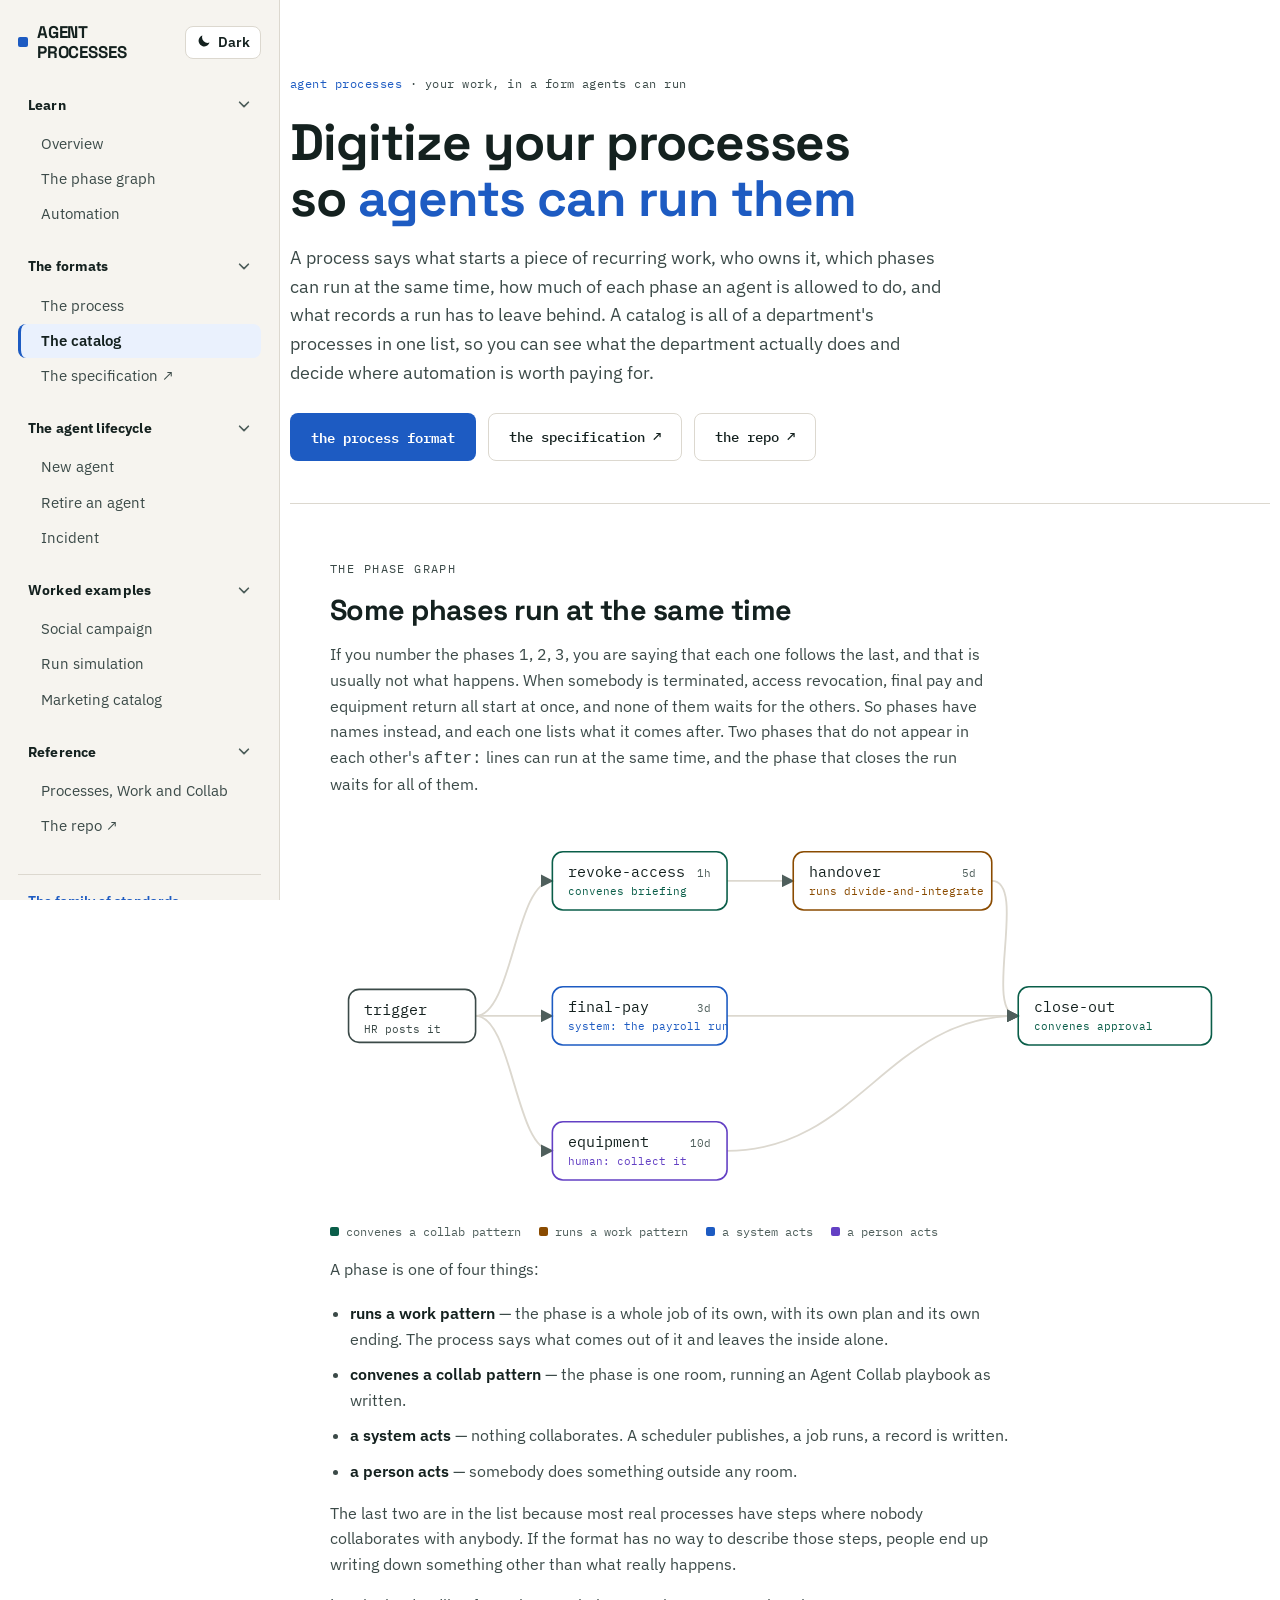
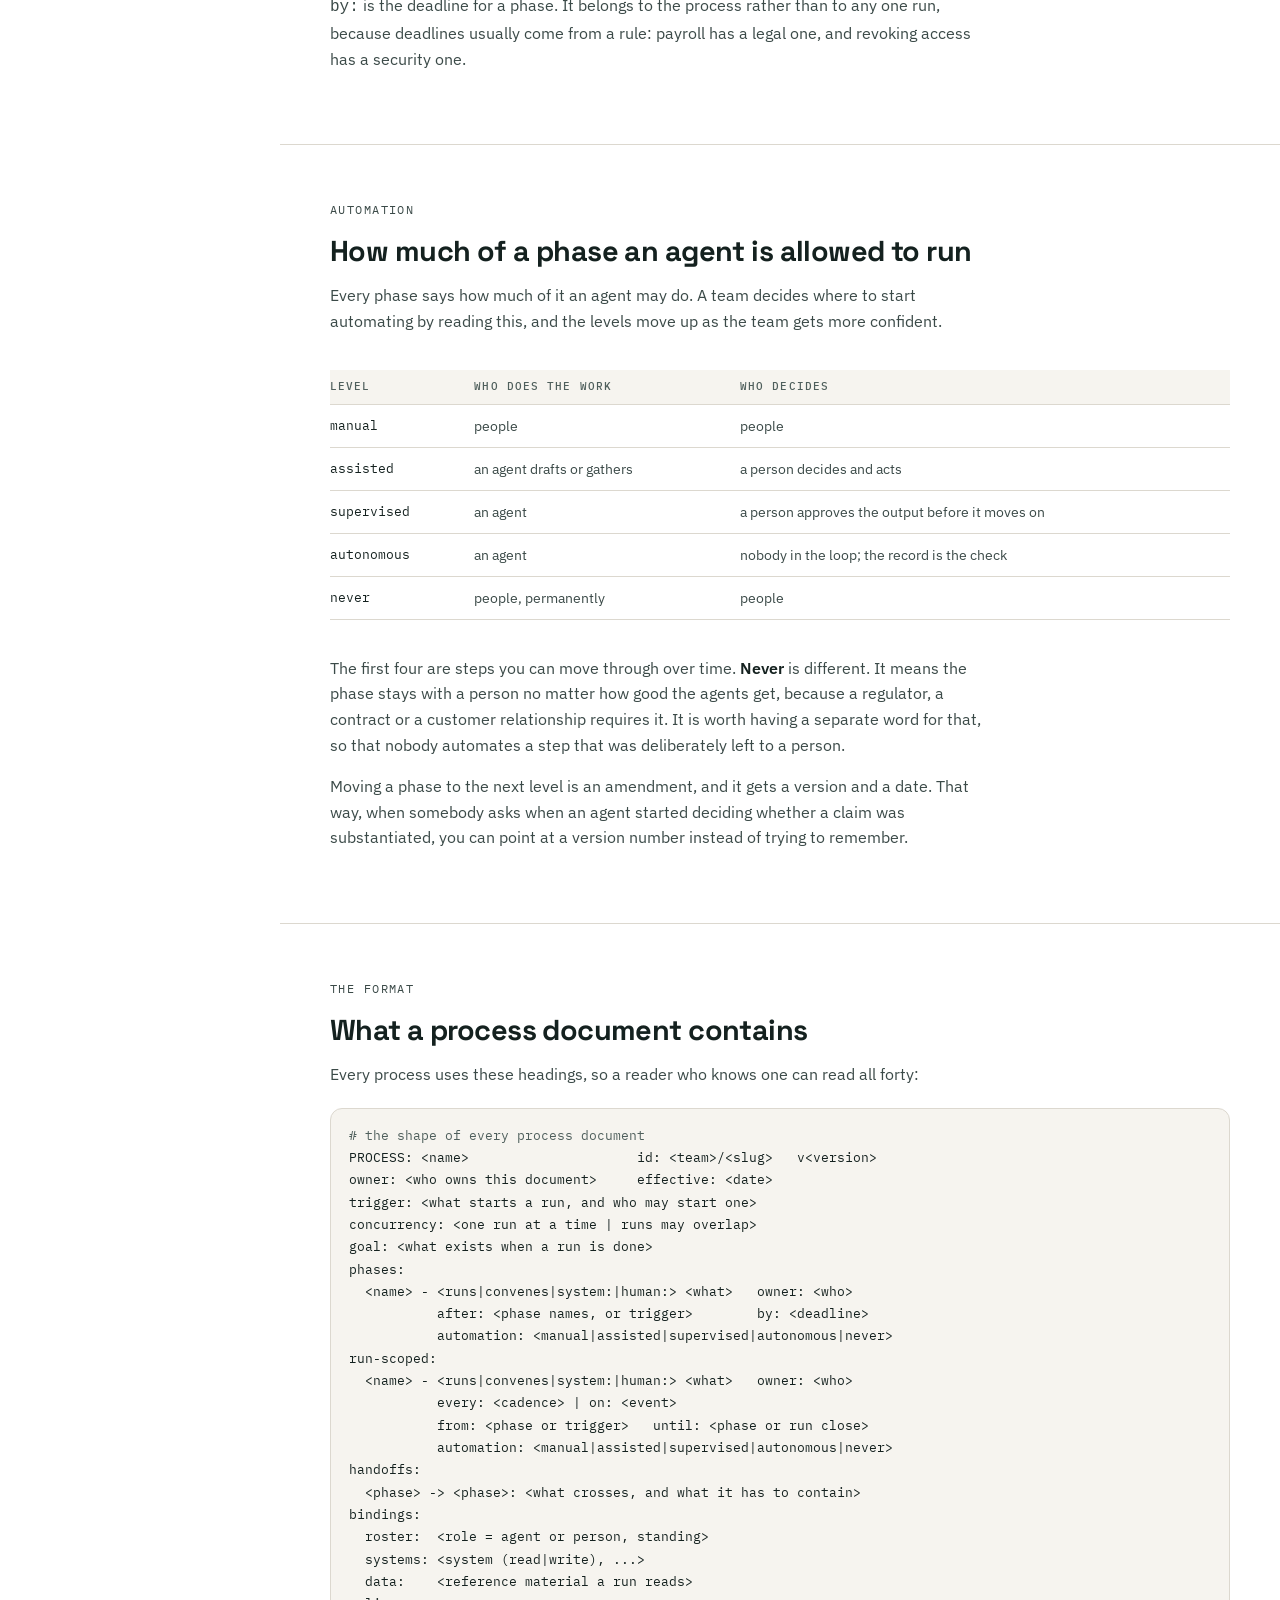
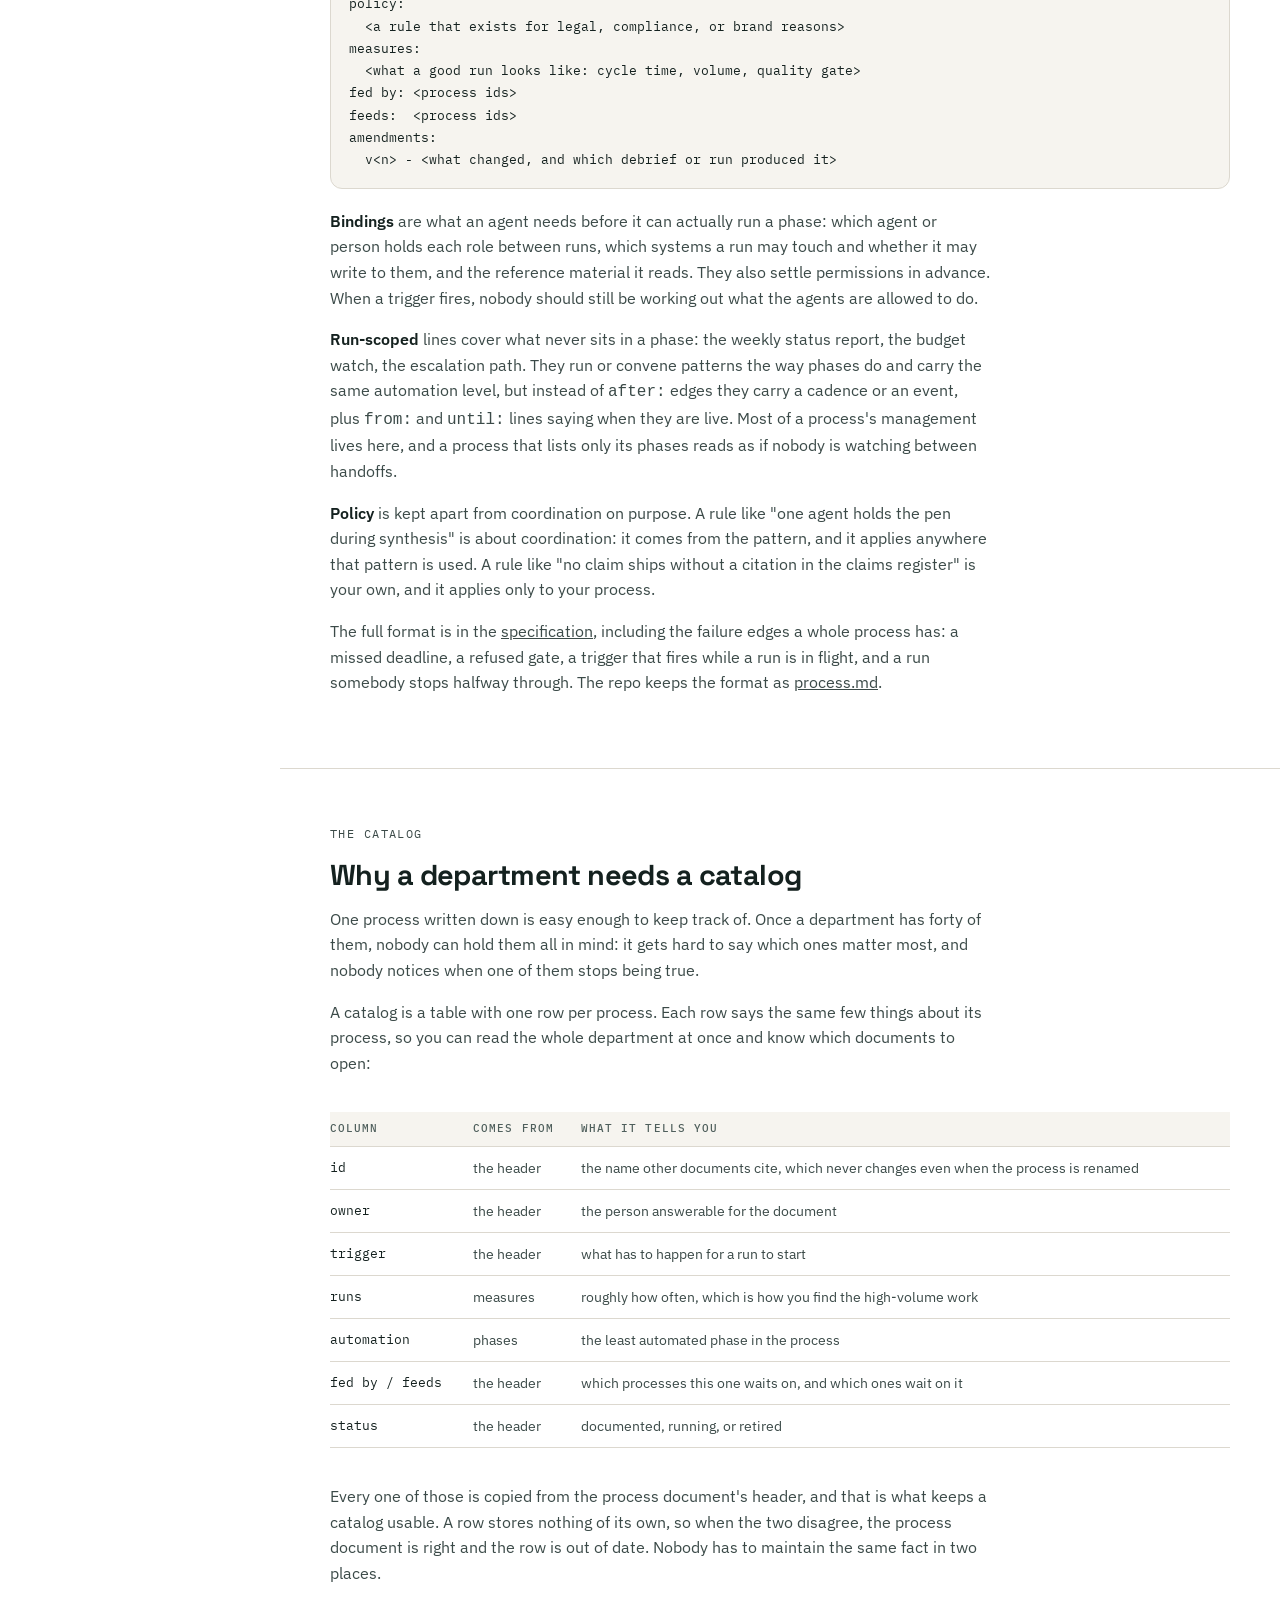
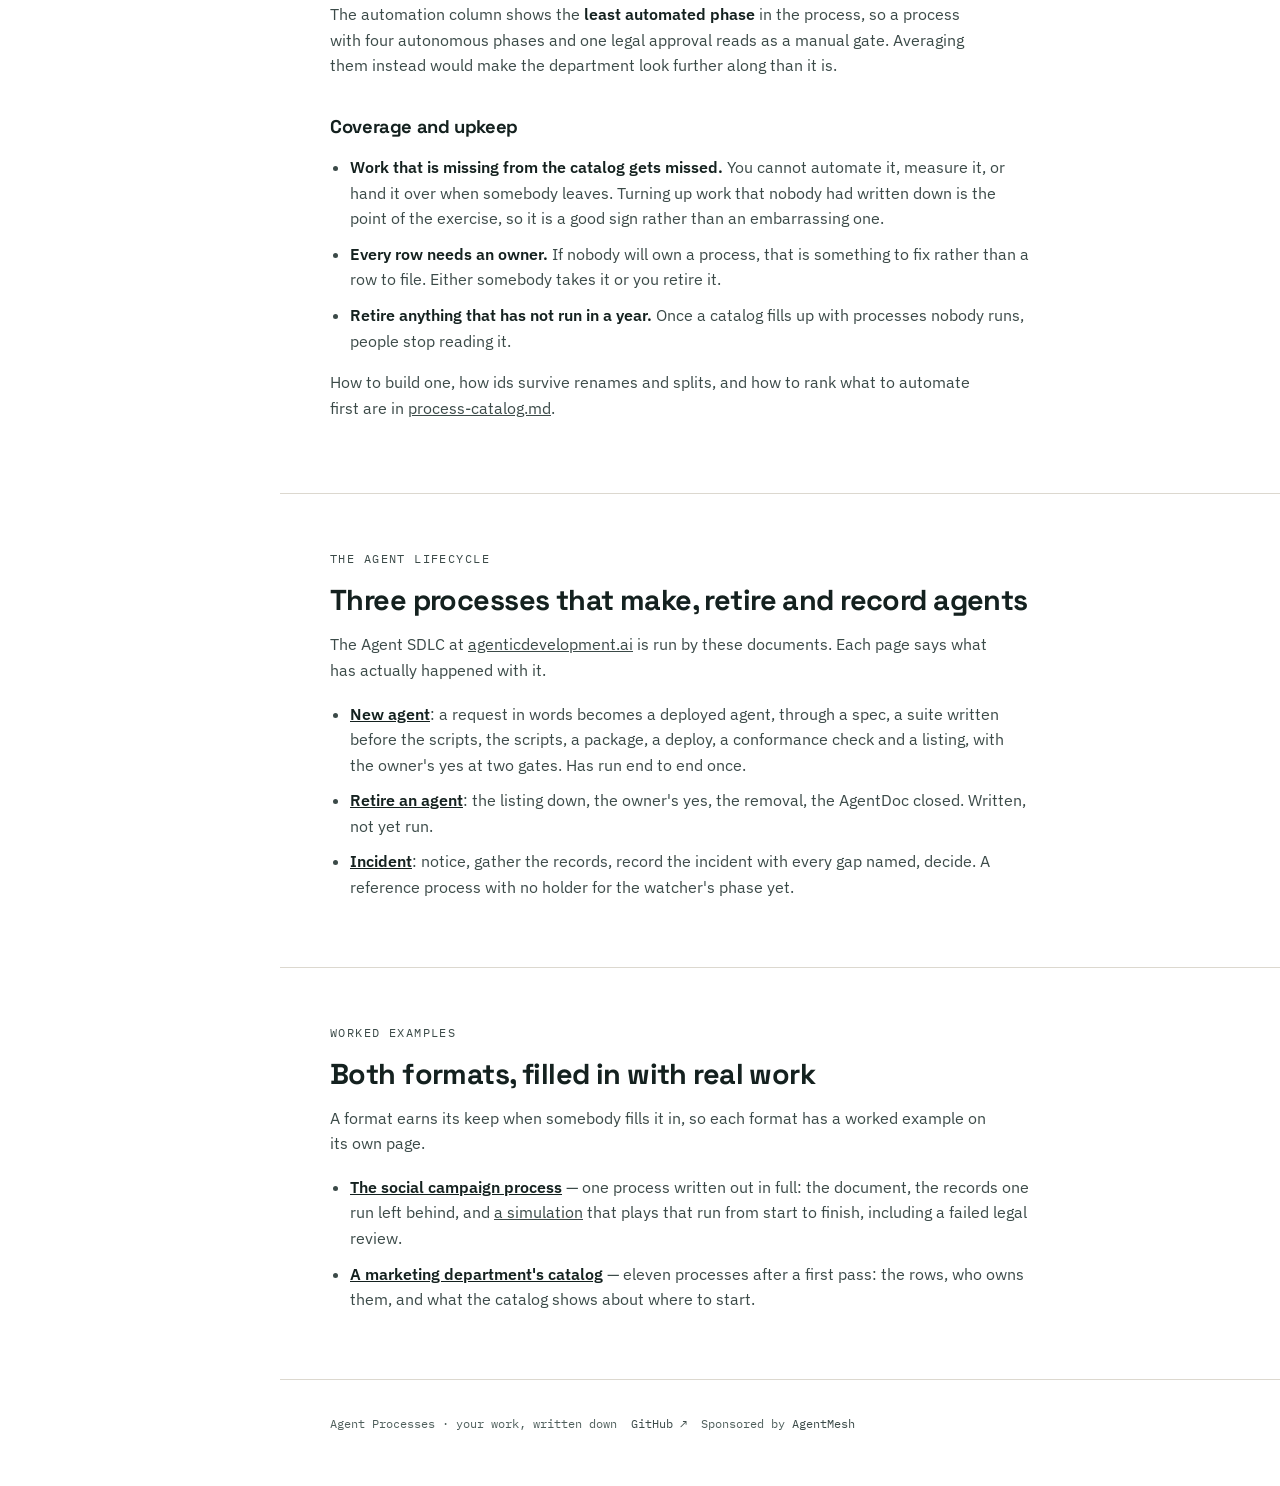
<file: index.html>
<!DOCTYPE html>
<html lang="en">
<head>
  <meta charset="UTF-8">
  <script async src="/ga.js"></script>
  <meta name="viewport" content="width=device-width, initial-scale=1.0">
  <title>Agent Processes: your organization's work, in a form agents can run</title>
  <meta name="description" content="A format for writing down the processes an organization actually runs: a trigger, a graph of phases, an automation level per phase, bindings to systems and roles, policy gates, and an amendment history. Plus the catalog format for keeping ten to forty of them.">
  <meta property="og:type" content="website">
  <meta property="og:site_name" content="Agent Processes">
  <meta property="og:title" content="Agent Processes: your organization's work, in a form agents can run">
  <meta property="og:description" content="A format for writing down the processes an organization actually runs: a trigger, a graph of phases, an automation level per phase, bindings to systems and roles, policy gates, and an amendment history. Plus the catalog format for keeping ten to forty of them.">
  <meta property="og:url" content="https://agentprocesses.ai/">
  <meta property="og:image" content="https://agentprocesses.ai/brand/png/og-image.png">
  <meta property="og:image:width" content="1200">
  <meta property="og:image:height" content="630">
  <meta property="og:image:alt" content="Agent Processes: digitize your processes so agents can run them. agentprocesses.ai">
  <meta name="twitter:card" content="summary_large_image">
  <link rel="icon" type="image/svg+xml" href="favicon.svg">
  <link rel="preconnect" href="https://fonts.googleapis.com">
  <link rel="preconnect" href="https://fonts.gstatic.com" crossorigin>
  <link href="https://fonts.googleapis.com/css2?family=Space+Grotesk:wght@500;600;700&family=IBM+Plex+Sans:wght@400;500;600&family=IBM+Plex+Mono:wght@400;500;600&display=swap" rel="stylesheet">
  <link rel="stylesheet" href="site.css">
  <link rel="stylesheet" href="/theme.css">
  <script src="/theme.js"></script>
</head>
<body>
  <div class="layout">

    <aside class="rail sidenav" id="sidenav">
      <div class="sn-head">
        <a class="sn-brand" href="/"><span class="dot"></span>AGENT PROCESSES</a>
        <button class="sn-btn" id="theme-toggle" type="button" aria-label="Switch between light and dark"><span class="sn-to-dark"><svg viewBox="0 0 16 16" aria-hidden="true"><path d="M13.5 9.6A5.6 5.6 0 0 1 6.4 2.5a5.6 5.6 0 1 0 7.1 7.1z" fill="currentColor"/></svg></span><span class="sn-to-light"><svg viewBox="0 0 16 16" aria-hidden="true"><circle cx="8" cy="8" r="3.2" fill="currentColor"/><g stroke="currentColor" stroke-width="1.6" stroke-linecap="round"><path d="M8 1v1.8M8 13.2V15M1 8h1.8M13.2 8H15M3 3l1.3 1.3M11.7 11.7L13 13M3 13l1.3-1.3M11.7 4.3L13 3"/></g></svg></span><span class="sn-to-dark">Dark</span><span class="sn-to-light">Light</span></button>
        <button class="sn-btn sn-menu" id="menu-toggle" type="button" aria-expanded="false" aria-controls="sidenav"><svg viewBox="0 0 16 16" aria-hidden="true"><path d="M2 4h12M2 8h12M2 12h12" stroke="currentColor" stroke-width="1.8" stroke-linecap="round"/></svg>Menu</button>
      </div>
      <nav class="sn-nav" aria-label="agentprocesses.ai">
        <details class="sn-sec" open>
          <summary>Learn<svg class="sn-chev" viewBox="0 0 16 16" aria-hidden="true"><path d="M6 3l5 5-5 5" fill="none" stroke="currentColor" stroke-width="2" stroke-linecap="round" stroke-linejoin="round"/></svg></summary>
          <div class="sn-items">
          <a class="on" href="#top">Overview</a>
          <a href="#graph">The phase graph</a>
          <a href="#automation">Automation</a>
          </div>
        </details>
        <details class="sn-sec" open>
          <summary>The formats<svg class="sn-chev" viewBox="0 0 16 16" aria-hidden="true"><path d="M6 3l5 5-5 5" fill="none" stroke="currentColor" stroke-width="2" stroke-linecap="round" stroke-linejoin="round"/></svg></summary>
          <div class="sn-items">
          <a href="#format">The process</a>
          <a href="#catalog">The catalog</a>
          <a href="https://agentcatalog.com/spec/agent-processes">The specification &#8599;</a>
          </div>
        </details>
        <details class="sn-sec" open>
          <summary>The agent lifecycle<svg class="sn-chev" viewBox="0 0 16 16" aria-hidden="true"><path d="M6 3l5 5-5 5" fill="none" stroke="currentColor" stroke-width="2" stroke-linecap="round" stroke-linejoin="round"/></svg></summary>
          <div class="sn-items">
          <a href="new-agent.html">New agent</a>
          <a href="retire-an-agent.html">Retire an agent</a>
          <a href="incident.html">Incident</a>
          </div>
        </details>
        <details class="sn-sec" open>
          <summary>Worked examples<svg class="sn-chev" viewBox="0 0 16 16" aria-hidden="true"><path d="M6 3l5 5-5 5" fill="none" stroke="currentColor" stroke-width="2" stroke-linecap="round" stroke-linejoin="round"/></svg></summary>
          <div class="sn-items">
          <a href="social-campaign.html">Social campaign</a>
          <a href="run-simulation.html">Run simulation</a>
          <a href="marketing-catalog.html">Marketing catalog</a>
          </div>
        </details>
        <details class="sn-sec" open>
          <summary>Reference<svg class="sn-chev" viewBox="0 0 16 16" aria-hidden="true"><path d="M6 3l5 5-5 5" fill="none" stroke="currentColor" stroke-width="2" stroke-linecap="round" stroke-linejoin="round"/></svg></summary>
          <div class="sn-items">
          <a href="processes-work-and-collab.html">Processes, Work and Collab</a>
          <a href="https://github.com/jeffrschneider/agentprocesses">The repo &#8599;</a>
          </div>
        </details>
      </nav>
      <div class="sn-foot"><a href="https://agentmesh.ai/standards.html">The family of standards</a><br><br>
      your work, written down<br>github.com/jeffrschneider/agentprocesses</div>
    </aside>

    <main class="main" id="top">

      <div class="wrap hero">
        <span class="eyebrow"><span class="tag">agent processes</span> &middot; your work, in a form agents can run</span>
        <h1>Digitize your processes<br>so <span class="am">agents can run them</span></h1>
        <p class="lede">A process says what starts a piece of recurring work, who owns it, which
          phases can run at the same time, how much of each phase an agent is allowed to do,
          and what records a run has to leave behind. A catalog is all of a department's
          processes in one list, so you can see what the department actually does and decide
          where automation is worth paying for.</p>
        <div class="cta">
          <a class="btn btn-lead" href="#format">the process format</a>
          <a class="btn btn-ghost" href="https://agentcatalog.com/spec/agent-processes">the specification &#8599;</a>
          <a class="btn btn-ghost" href="https://github.com/jeffrschneider/agentprocesses">the repo &#8599;</a>
        </div>
      </div>

      <section class="band" id="graph">
        <div class="wrap">
          <p class="kicker">the phase graph</p>
          <h2>Some phases run at the same time</h2>
          <p>If you number the phases 1, 2, 3, you are saying that each one follows the last,
            and that is usually not what happens. When somebody is terminated, access revocation,
            final pay and equipment return all start at once, and none of them waits for the
            others. So phases have names instead, and each one lists what it comes after. Two
            phases that do not appear in each other's <code>after:</code> lines can run at the
            same time, and the phase that closes the run waits for all of them.</p>

          <svg class="pmap" viewBox="0 0 680 300" role="img" aria-label="an offboarding process drawn as a graph: three branches from one trigger, joining at close-out">
      <defs><marker id="pah" viewBox="0 0 10 10" refX="9" refY="5" markerWidth="7" markerHeight="7" orient="auto-start-reverse"><path d="M0 0 L10 5 L0 10 z" fill="currentColor"/></marker></defs>
      <path class="pe" d="M110 148 C138 148 140 46 168 46" marker-end="url(#pah)"/>
      <path class="pe" d="M110 148 C138 148 140 148 168 148" marker-end="url(#pah)"/>
      <path class="pe" d="M110 148 C138 148 140 250 168 250" marker-end="url(#pah)"/>
      <path class="pe" d="M300 46 C328 46 322 46 350 46" marker-end="url(#pah)"/>
      <path class="pe" d="M500 46 C528 46 492 148 520 148" marker-end="url(#pah)"/>
      <path class="pe" d="M300 148 C399 148 421 148 520 148" marker-end="url(#pah)"/>
      <path class="pe" d="M300 250 C399 250 421 148 520 148" marker-end="url(#pah)"/>
      <g class="pn" style="--c:var(--dim)">
      <rect x="14" y="128" width="96" height="40" rx="8"/>
      <text class="pn-n" x="26" y="147">trigger</text>
      <text class="pn-s" x="26" y="161">HR posts it</text>
      </g>
      <g class="pn" style="--c:var(--verify)">
      <rect x="168" y="24" width="132" height="44" rx="8"/>
      <text class="pn-n" x="180" y="43">revoke-access</text>
      <text class="pn-s" x="180" y="57">convenes briefing</text>
      <text class="pn-a" x="288" y="43">1h</text>
      </g>
      <g class="pn" style="--c:var(--address)">
      <rect x="168" y="126" width="132" height="44" rx="8"/>
      <text class="pn-n" x="180" y="145">final-pay</text>
      <text class="pn-s" x="180" y="159">system: the payroll run</text>
      <text class="pn-a" x="288" y="145">3d</text>
      </g>
      <g class="pn" style="--c:var(--broadcast)">
      <rect x="168" y="228" width="132" height="44" rx="8"/>
      <text class="pn-n" x="180" y="247">equipment</text>
      <text class="pn-s" x="180" y="261">human: collect it</text>
      <text class="pn-a" x="288" y="247">10d</text>
      </g>
      <g class="pn" style="--c:var(--signal)">
      <rect x="350" y="24" width="150" height="44" rx="8"/>
      <text class="pn-n" x="362" y="43">handover</text>
      <text class="pn-s" x="362" y="57">runs divide-and-integrate</text>
      <text class="pn-a" x="488" y="43">5d</text>
      </g>
      <g class="pn" style="--c:var(--verify)">
      <rect x="520" y="126" width="146" height="44" rx="8"/>
      <text class="pn-n" x="532" y="145">close-out</text>
      <text class="pn-s" x="532" y="159">convenes approval</text>
      </g>
    </svg>
          <div class="legend">
            <span><i style="background:var(--verify)"></i>convenes a collab pattern</span>
            <span><i style="background:var(--signal)"></i>runs a work pattern</span>
            <span><i style="background:var(--address)"></i>a system acts</span>
            <span><i style="background:var(--broadcast)"></i>a person acts</span>
          </div>

          <p>A phase is one of four things:</p>
          <ul class="plain">
            <li><b>runs a work pattern</b> &mdash; the phase is a whole job of its own, with its own
              plan and its own ending. The process says what comes out of it and leaves the
              inside alone.</li>
            <li><b>convenes a collab pattern</b> &mdash; the phase is one room, running an Agent
              Collab playbook as written.</li>
            <li><b>a system acts</b> &mdash; nothing collaborates. A scheduler publishes, a job
              runs, a record is written.</li>
            <li><b>a person acts</b> &mdash; somebody does something outside any room.</li>
          </ul>
          <p>The last two are in the list because most real processes have steps where nobody
            collaborates with anybody. If the format has no way to describe those steps, people
            end up writing down something other than what really happens.</p>
          <p><code>by:</code> is the deadline for a phase. It belongs to the process rather than
            to any one run, because deadlines usually come from a rule: payroll has a legal one,
            and revoking access has a security one.</p>
        </div>
      </section>

      <section class="band" id="automation">
        <div class="wrap">
          <p class="kicker">automation</p>
          <h2>How much of a phase an agent is allowed to run</h2>
          <p>Every phase says how much of it an agent may do. A team decides where to start
            automating by reading this, and the levels move up as the team gets more
            confident.</p>
          <div class="scroll">
            <table class="tbl">
              <thead><tr><th>level</th><th>who does the work</th><th>who decides</th></tr></thead>
              <tbody>
                <tr><td class="mono">manual</td><td>people</td><td>people</td></tr>
                <tr><td class="mono">assisted</td><td>an agent drafts or gathers</td><td>a person decides and acts</td></tr>
                <tr><td class="mono">supervised</td><td>an agent</td><td>a person approves the output before it moves on</td></tr>
                <tr><td class="mono">autonomous</td><td>an agent</td><td>nobody in the loop; the record is the check</td></tr>
                <tr><td class="mono">never</td><td>people, permanently</td><td>people</td></tr>
              </tbody>
            </table>
          </div>
          <p>The first four are steps you can move through over time. <b>Never</b> is different.
            It means the phase stays with a person no matter how good the agents get, because a
            regulator, a contract or a customer relationship requires it. It is worth having a
            separate word for that, so that nobody automates a step that was deliberately left
            to a person.</p>
          <p>Moving a phase to the next level is an amendment, and it gets a version and a date.
            That way, when somebody asks when an agent started deciding whether a claim was
            substantiated, you can point at a version number instead of trying to remember.</p>
        </div>
      </section>

      <section class="band" id="format">
        <div class="wrap">
          <p class="kicker">the format</p>
          <h2>What a process document contains</h2>
          <p>Every process uses these headings, so a reader who knows one can read all forty:</p>
          <pre class="code"><span class="c"># the shape of every process document</span>
PROCESS: &lt;name&gt;                     id: &lt;team&gt;/&lt;slug&gt;   v&lt;version&gt;
owner: &lt;who owns this document&gt;     effective: &lt;date&gt;
trigger: &lt;what starts a run, and who may start one&gt;
concurrency: &lt;one run at a time | runs may overlap&gt;
goal: &lt;what exists when a run is done&gt;
phases:
  &lt;name&gt; - &lt;runs|convenes|system:|human:&gt; &lt;what&gt;   owner: &lt;who&gt;
           after: &lt;phase names, or trigger&gt;        by: &lt;deadline&gt;
           automation: &lt;manual|assisted|supervised|autonomous|never&gt;
run-scoped:
  &lt;name&gt; - &lt;runs|convenes|system:|human:&gt; &lt;what&gt;   owner: &lt;who&gt;
           every: &lt;cadence&gt; | on: &lt;event&gt;
           from: &lt;phase or trigger&gt;   until: &lt;phase or run close&gt;
           automation: &lt;manual|assisted|supervised|autonomous|never&gt;
handoffs:
  &lt;phase&gt; -&gt; &lt;phase&gt;: &lt;what crosses, and what it has to contain&gt;
bindings:
  roster:  &lt;role = agent or person, standing&gt;
  systems: &lt;system (read|write), ...&gt;
  data:    &lt;reference material a run reads&gt;
policy:
  &lt;a rule that exists for legal, compliance, or brand reasons&gt;
measures:
  &lt;what a good run looks like: cycle time, volume, quality gate&gt;
fed by: &lt;process ids&gt;
feeds:  &lt;process ids&gt;
amendments:
  v&lt;n&gt; - &lt;what changed, and which debrief or run produced it&gt;</pre>
          <p><b>Bindings</b> are what an agent needs before it can actually run a phase: which
            agent or person holds each role between runs, which systems a run may touch and
            whether it may write to them, and the reference material it reads. They also settle
            permissions in advance. When a trigger fires, nobody should still be working out what
            the agents are allowed to do.</p>
          <p><b>Run-scoped</b> lines cover what never sits in a phase: the weekly status
            report, the budget watch, the escalation path. They run or convene patterns the way
            phases do and carry the same automation level, but instead of <code>after:</code>
            edges they carry a cadence or an event, plus <code>from:</code> and
            <code>until:</code> lines saying when they are live. Most of a process's management
            lives here, and a process that lists only its phases reads as if nobody is watching
            between handoffs.</p>
          <p><b>Policy</b> is kept apart from coordination on purpose. A rule like "one agent
            holds the pen during synthesis" is about coordination: it comes from the pattern, and
            it applies anywhere that pattern is used. A rule like "no claim ships without a
            citation in the claims register" is your own, and it applies only to your process.</p>
          <p>The full format is in the <a href="https://agentcatalog.com/spec/agent-processes">specification</a>, including the
            failure edges a whole process has: a missed deadline, a refused gate, a trigger that
            fires while a run is in flight, and a run somebody stops halfway through. The repo
            keeps the format as
            <a href="https://github.com/jeffrschneider/agentprocesses/blob/main/process.md">process.md</a>.</p>
        </div>
      </section>

      <section class="band" id="catalog">
        <div class="wrap">
          <p class="kicker">the catalog</p>
          <h2>Why a department needs a catalog</h2>
          <p>One process written down is easy enough to keep track of. Once a department has
            forty of them, nobody can hold them all in mind: it gets hard to say which ones
            matter most, and nobody notices when one of them stops being true.</p>
          <p>A catalog is a table with one row per process. Each row says the same few things
            about its process, so you can read the whole department at once and know which
            documents to open:</p>
          <div class="scroll">
            <table class="tbl">
              <thead><tr><th>column</th><th>comes from</th><th>what it tells you</th></tr></thead>
              <tbody>
                <tr><td class="mono">id</td><td>the header</td><td>the name other documents cite, which never changes even when the process is renamed</td></tr>
                <tr><td class="mono">owner</td><td>the header</td><td>the person answerable for the document</td></tr>
                <tr><td class="mono">trigger</td><td>the header</td><td>what has to happen for a run to start</td></tr>
                <tr><td class="mono">runs</td><td>measures</td><td>roughly how often, which is how you find the high-volume work</td></tr>
                <tr><td class="mono">automation</td><td>phases</td><td>the least automated phase in the process</td></tr>
                <tr><td class="mono">fed by / feeds</td><td>the header</td><td>which processes this one waits on, and which ones wait on it</td></tr>
                <tr><td class="mono">status</td><td>the header</td><td>documented, running, or retired</td></tr>
              </tbody>
            </table>
          </div>
          <p>Every one of those is copied from the process document's header, and that is what
            keeps a catalog usable. A row stores nothing of its own, so when the two disagree,
            the process document is right and the row is out of date. Nobody has
            to maintain the same fact in two places.</p>
          <p>The automation column shows the <b>least automated phase</b> in the process, so a
            process with four autonomous phases and one legal approval reads as a manual gate.
            Averaging them instead would make the department look further along than it is.</p>
          <h3>Coverage and upkeep</h3>
          <ul class="plain">
            <li><b>Work that is missing from the catalog gets missed.</b> You cannot automate it,
              measure it, or hand it over when somebody leaves. Turning up work that nobody had
              written down is the point of the exercise, so it is a good sign rather than an
              embarrassing one.</li>
            <li><b>Every row needs an owner.</b> If nobody will own a process, that is something
              to fix rather than a row to file. Either somebody takes it or you retire it.</li>
            <li><b>Retire anything that has not run in a year.</b> Once a catalog fills up with
              processes nobody runs, people stop reading it.</li>
          </ul>
          <p>How to build one, how ids survive renames and splits, and how to rank what to
            automate first are in
            <a href="https://github.com/jeffrschneider/agentprocesses/blob/main/process-catalog.md">process-catalog.md</a>.</p>
        </div>
      </section>

      <section class="band" id="lifecycle">
        <div class="wrap">
          <p class="kicker">the agent lifecycle</p>
          <h2>Three processes that make, retire and record agents</h2>
          <p>The Agent SDLC at <a href="https://agenticdevelopment.ai/">agenticdevelopment.ai</a> is
            run by these documents. Each page says what has actually happened with it.</p>
          <ul class="plain">
            <li><b><a href="new-agent.html">New agent</a></b>: a request in words becomes a deployed
              agent, through a spec, a suite written before the scripts, the scripts, a package,
              a deploy, a conformance check and a listing, with the owner's yes at two gates. Has
              run end to end once.</li>
            <li><b><a href="retire-an-agent.html">Retire an agent</a></b>: the listing down, the
              owner's yes, the removal, the AgentDoc closed. Written, not yet run.</li>
            <li><b><a href="incident.html">Incident</a></b>: notice, gather the records, record
              the incident with every gap named, decide. A reference process with no holder for
              the watcher's phase yet.</li>
          </ul>
        </div>
      </section>

      <section class="band" id="examples">
        <div class="wrap">
          <p class="kicker">worked examples</p>
          <h2>Both formats, filled in with real work</h2>
          <p>A format earns its keep when somebody fills it in, so each format has a worked
            example on its own page.</p>
          <ul class="plain">
            <li><b><a href="social-campaign.html">The social campaign process</a></b> &mdash;
              one process written out in full: the document, the records one run left
              behind, and <a href="run-simulation.html">a simulation</a> that plays that run from
              start to finish, including a failed legal review.</li>
            <li><b><a href="marketing-catalog.html">A marketing department's catalog</a></b>
              &mdash; eleven processes after a first pass: the rows, who owns them, and what
              the catalog shows about where to start.</li>
          </ul>
        </div>
      </section>

      <footer>
        <div class="wrap">
          <span>Agent Processes &middot; your work, written down</span>
          <a href="https://github.com/jeffrschneider/agentprocesses">GitHub &#8599;</a>
          <span>Sponsored by <a href="https://agentmesh.ai/">AgentMesh</a></span>
        </div>
      </footer>

    </main>
  </div>
<script>
// The rail marker follows the section in view.
(() => {
  const links = [...document.querySelectorAll('.rail nav a[href^="#"]')];
  const byId = Object.fromEntries(links.map((a) => [a.getAttribute("href").slice(1), a]));
  const targets = Object.keys(byId).map((id) => document.getElementById(id)).filter(Boolean);
  function setOn(id) {
    links.forEach((a) => a.classList.toggle("on", a.getAttribute("href") === "#" + id));
  }
  const io = new IntersectionObserver((entries) => {
    const visible = entries.filter((e) => e.isIntersecting)
      .sort((a, b) => a.boundingClientRect.top - b.boundingClientRect.top);
    if (visible.length) setOn(visible[0].target.id);
  }, { rootMargin: "-20% 0px -60% 0px" });
  targets.forEach((t) => io.observe(t));
  links.forEach((a) => a.addEventListener("click", () => setOn(a.getAttribute("href").slice(1))));
})();
</script>
</body>
</html>
</file>
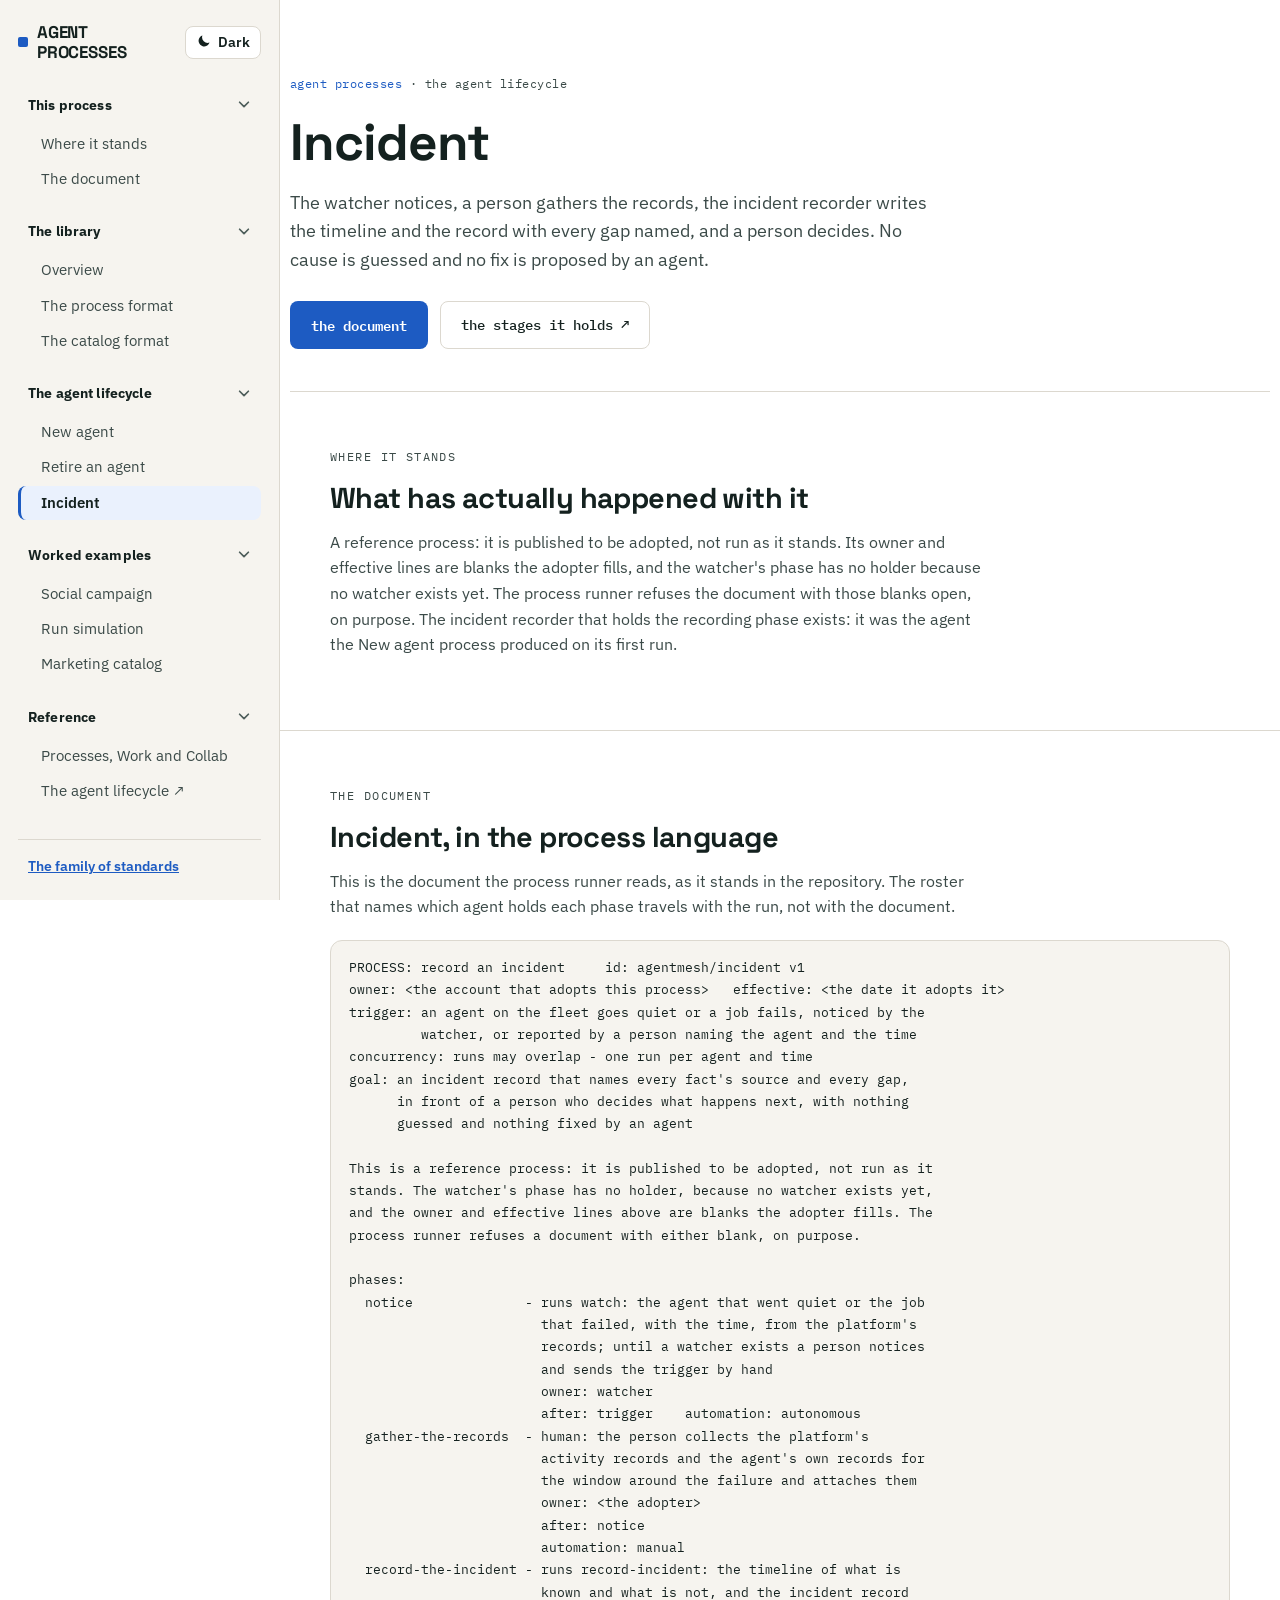
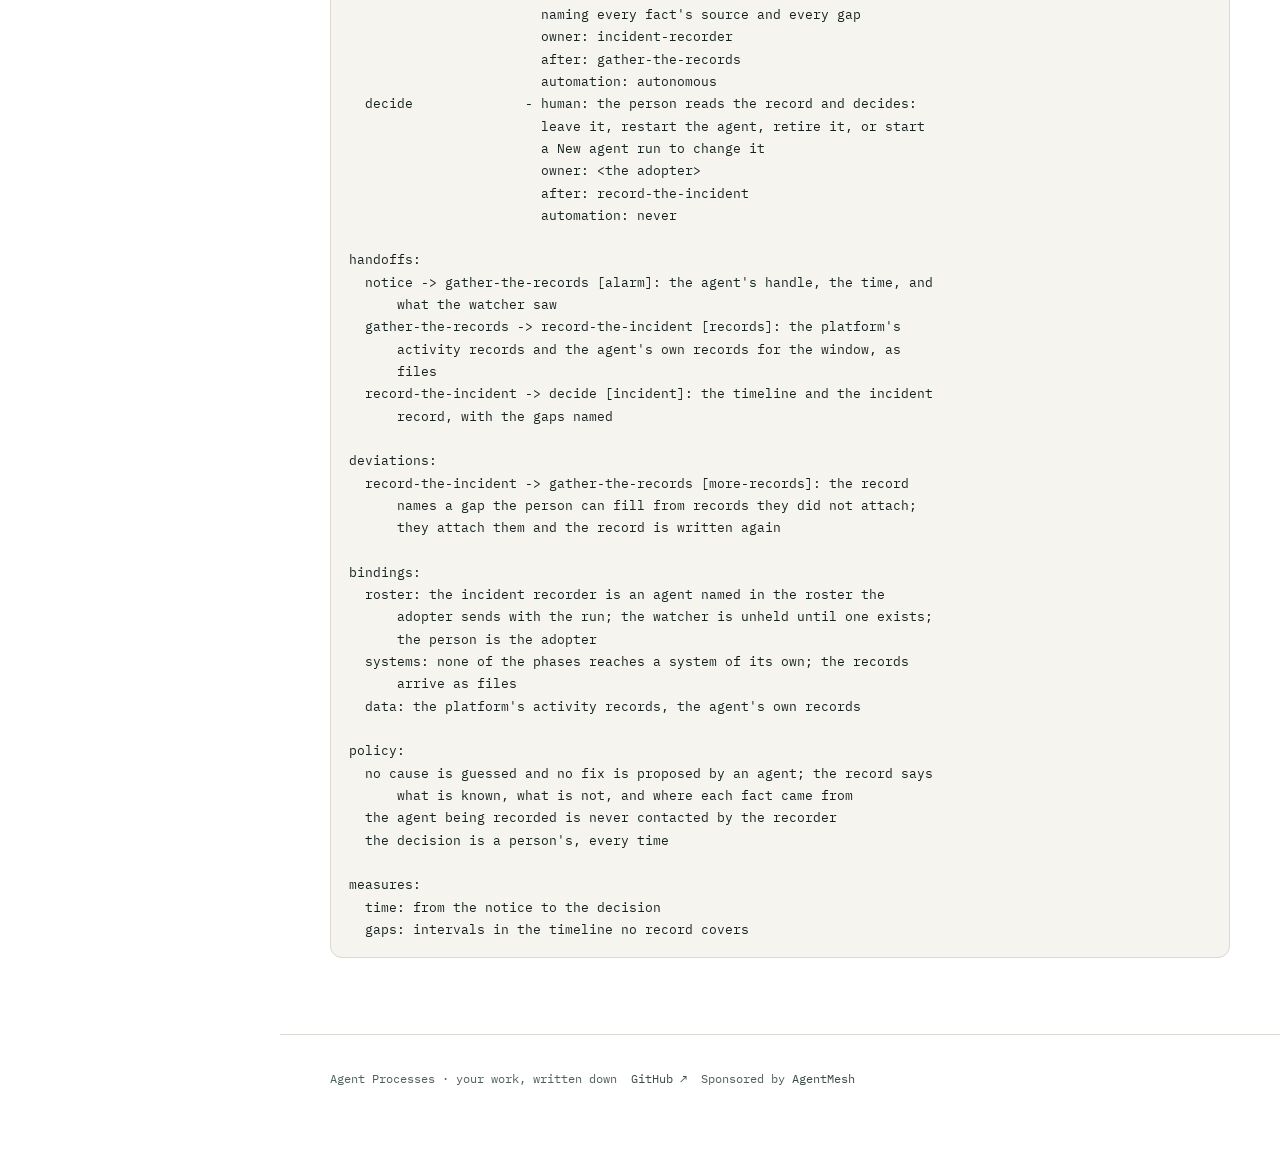
<file: incident.html>
<!DOCTYPE html>
<html lang="en">
<head>
  <meta charset="UTF-8">
  <script async src="/ga.js"></script>
  <meta name="viewport" content="width=device-width, initial-scale=1.0">
  <title>Incident · a reference process · Agent Processes</title>
  <meta name="description" content="The reference process for an agent that went quiet or a job that failed: notice, gather the records, record the incident, decide.">
  <meta property="og:type" content="website">
  <meta property="og:site_name" content="Agent Processes">
  <meta property="og:title" content="Incident · a reference process · Agent Processes">
  <meta property="og:description" content="The reference process for an agent that went quiet or a job that failed: notice, gather the records, record the incident, decide.">
  <meta property="og:url" content="https://agentprocesses.ai/incident.html">
  <meta property="og:image" content="https://agentprocesses.ai/brand/png/og-image.png">
  <meta property="og:image:width" content="1200">
  <meta property="og:image:height" content="630">
  <meta property="og:image:alt" content="Agent Processes: digitize your processes so agents can run them. agentprocesses.ai">
  <meta name="twitter:card" content="summary_large_image">
  <link rel="icon" type="image/svg+xml" href="favicon.svg">
  <link rel="preconnect" href="https://fonts.googleapis.com">
  <link rel="preconnect" href="https://fonts.gstatic.com" crossorigin>
  <link href="https://fonts.googleapis.com/css2?family=Space+Grotesk:wght@500;600;700&family=IBM+Plex+Sans:wght@400;500;600&family=IBM+Plex+Mono:wght@400;500;600&display=swap" rel="stylesheet">
  <link rel="stylesheet" href="site.css">
  <link rel="stylesheet" href="/theme.css">
  <script src="/theme.js"></script>
</head>
<body>
  <div class="layout">
    <aside class="rail sidenav" id="sidenav">
      <div class="sn-head">
        <a class="sn-brand" href="/"><span class="dot"></span>AGENT PROCESSES</a>
        <button class="sn-btn" id="theme-toggle" type="button" aria-label="Switch between light and dark"><span class="sn-to-dark"><svg viewBox="0 0 16 16" aria-hidden="true"><path d="M13.5 9.6A5.6 5.6 0 0 1 6.4 2.5a5.6 5.6 0 1 0 7.1 7.1z" fill="currentColor"/></svg></span><span class="sn-to-light"><svg viewBox="0 0 16 16" aria-hidden="true"><circle cx="8" cy="8" r="3.2" fill="currentColor"/><g stroke="currentColor" stroke-width="1.6" stroke-linecap="round"><path d="M8 1v1.8M8 13.2V15M1 8h1.8M13.2 8H15M3 3l1.3 1.3M11.7 11.7L13 13M3 13l1.3-1.3M11.7 4.3L13 3"/></g></svg></span><span class="sn-to-dark">Dark</span><span class="sn-to-light">Light</span></button>
        <button class="sn-btn sn-menu" id="menu-toggle" type="button" aria-expanded="false" aria-controls="sidenav"><svg viewBox="0 0 16 16" aria-hidden="true"><path d="M2 4h12M2 8h12M2 12h12" stroke="currentColor" stroke-width="1.8" stroke-linecap="round"/></svg>Menu</button>
      </div>
      <nav class="sn-nav" aria-label="agentprocesses.ai">
        <details class="sn-sec" open>
          <summary>This process<svg class="sn-chev" viewBox="0 0 16 16" aria-hidden="true"><path d="M6 3l5 5-5 5" fill="none" stroke="currentColor" stroke-width="2" stroke-linecap="round" stroke-linejoin="round"/></svg></summary>
          <div class="sn-items">
          <a href="#status">Where it stands</a>
          <a href="#document">The document</a>
          </div>
        </details>
        <details class="sn-sec" open>
          <summary>The library<svg class="sn-chev" viewBox="0 0 16 16" aria-hidden="true"><path d="M6 3l5 5-5 5" fill="none" stroke="currentColor" stroke-width="2" stroke-linecap="round" stroke-linejoin="round"/></svg></summary>
          <div class="sn-items">
          <a href="/">Overview</a>
          <a href="/#format">The process format</a>
          <a href="/#catalog">The catalog format</a>
          </div>
        </details>
        <details class="sn-sec" open>
          <summary>The agent lifecycle<svg class="sn-chev" viewBox="0 0 16 16" aria-hidden="true"><path d="M6 3l5 5-5 5" fill="none" stroke="currentColor" stroke-width="2" stroke-linecap="round" stroke-linejoin="round"/></svg></summary>
          <div class="sn-items">
          <a href="new-agent.html">New agent</a>
          <a href="retire-an-agent.html">Retire an agent</a>
          <a class="on" href="incident.html">Incident</a>
          </div>
        </details>
        <details class="sn-sec" open>
          <summary>Worked examples<svg class="sn-chev" viewBox="0 0 16 16" aria-hidden="true"><path d="M6 3l5 5-5 5" fill="none" stroke="currentColor" stroke-width="2" stroke-linecap="round" stroke-linejoin="round"/></svg></summary>
          <div class="sn-items">
          <a href="social-campaign.html">Social campaign</a>
          <a href="run-simulation.html">Run simulation</a>
          <a href="marketing-catalog.html">Marketing catalog</a>
          </div>
        </details>
        <details class="sn-sec" open>
          <summary>Reference<svg class="sn-chev" viewBox="0 0 16 16" aria-hidden="true"><path d="M6 3l5 5-5 5" fill="none" stroke="currentColor" stroke-width="2" stroke-linecap="round" stroke-linejoin="round"/></svg></summary>
          <div class="sn-items">
          <a href="processes-work-and-collab.html">Processes, Work and Collab</a>
          <a href="https://agenticdevelopment.ai/">The agent lifecycle &#8599;</a>
          </div>
        </details>
      </nav>
      <div class="sn-foot"><a href="https://agentmesh.ai/standards.html">The family of standards</a><br><br>
      your work, written down<br>github.com/jeffrschneider/agentprocesses</div>
    </aside>
    <main class="main" id="top">
      <div class="wrap hero">
        <span class="eyebrow"><span class="tag">agent processes</span> &middot; the agent lifecycle</span>
        <h1>Incident</h1>
        <p class="lede">The watcher notices, a person gathers the records, the incident recorder writes the timeline and the record with every gap named, and a person decides. No cause is guessed and no fix is proposed by an agent.</p>
        <div class="cta">
          <a class="btn btn-lead" href="#document">the document</a>
          <a class="btn btn-ghost" href="https://agenticdevelopment.ai/stages.html">the stages it holds &#8599;</a>
        </div>
      </div>
      <section class="band" id="status">
        <div class="wrap">
          <p class="kicker">where it stands</p>
          <h2>What has actually happened with it</h2>
          <p>A reference process: it is published to be adopted, not run as it stands. Its owner and effective lines are blanks the adopter fills, and the watcher&#x27;s phase has no holder because no watcher exists yet. The process runner refuses the document with those blanks open, on purpose. The incident recorder that holds the recording phase exists: it was the agent the New agent process produced on its first run.</p>
        </div>
      </section>
      <section class="band" id="document">
        <div class="wrap">
          <p class="kicker">the document</p>
          <h2>Incident, in the process language</h2>
          <p>This is the document the process runner reads, as it stands in the repository. The roster that names which agent holds each phase travels with the run, not with the document.</p>
          <pre class="code">PROCESS: record an incident     id: agentmesh/incident v1
owner: &lt;the account that adopts this process&gt;   effective: &lt;the date it adopts it&gt;
trigger: an agent on the fleet goes quiet or a job fails, noticed by the
         watcher, or reported by a person naming the agent and the time
concurrency: runs may overlap - one run per agent and time
goal: an incident record that names every fact&#x27;s source and every gap,
      in front of a person who decides what happens next, with nothing
      guessed and nothing fixed by an agent

This is a reference process: it is published to be adopted, not run as it
stands. The watcher&#x27;s phase has no holder, because no watcher exists yet,
and the owner and effective lines above are blanks the adopter fills. The
process runner refuses a document with either blank, on purpose.

phases:
  notice              - runs watch: the agent that went quiet or the job
                        that failed, with the time, from the platform&#x27;s
                        records; until a watcher exists a person notices
                        and sends the trigger by hand
                        owner: watcher
                        after: trigger    automation: autonomous
  gather-the-records  - human: the person collects the platform&#x27;s
                        activity records and the agent&#x27;s own records for
                        the window around the failure and attaches them
                        owner: &lt;the adopter&gt;
                        after: notice
                        automation: manual
  record-the-incident - runs record-incident: the timeline of what is
                        known and what is not, and the incident record
                        naming every fact&#x27;s source and every gap
                        owner: incident-recorder
                        after: gather-the-records
                        automation: autonomous
  decide              - human: the person reads the record and decides:
                        leave it, restart the agent, retire it, or start
                        a New agent run to change it
                        owner: &lt;the adopter&gt;
                        after: record-the-incident
                        automation: never

handoffs:
  notice -&gt; gather-the-records [alarm]: the agent&#x27;s handle, the time, and
      what the watcher saw
  gather-the-records -&gt; record-the-incident [records]: the platform&#x27;s
      activity records and the agent&#x27;s own records for the window, as
      files
  record-the-incident -&gt; decide [incident]: the timeline and the incident
      record, with the gaps named

deviations:
  record-the-incident -&gt; gather-the-records [more-records]: the record
      names a gap the person can fill from records they did not attach;
      they attach them and the record is written again

bindings:
  roster: the incident recorder is an agent named in the roster the
      adopter sends with the run; the watcher is unheld until one exists;
      the person is the adopter
  systems: none of the phases reaches a system of its own; the records
      arrive as files
  data: the platform&#x27;s activity records, the agent&#x27;s own records

policy:
  no cause is guessed and no fix is proposed by an agent; the record says
      what is known, what is not, and where each fact came from
  the agent being recorded is never contacted by the recorder
  the decision is a person&#x27;s, every time

measures:
  time: from the notice to the decision
  gaps: intervals in the timeline no record covers
</pre>
        </div>
      </section>
      <footer>
        <div class="wrap">
          <span>Agent Processes &middot; your work, written down</span>
          <a href="https://github.com/jeffrschneider/agentprocesses">GitHub &#8599;</a>
          <span>Sponsored by <a href="https://agentmesh.ai/">AgentMesh</a></span>
        </div>
      </footer>
    </main>
  </div>
</body>
</html>
</file>
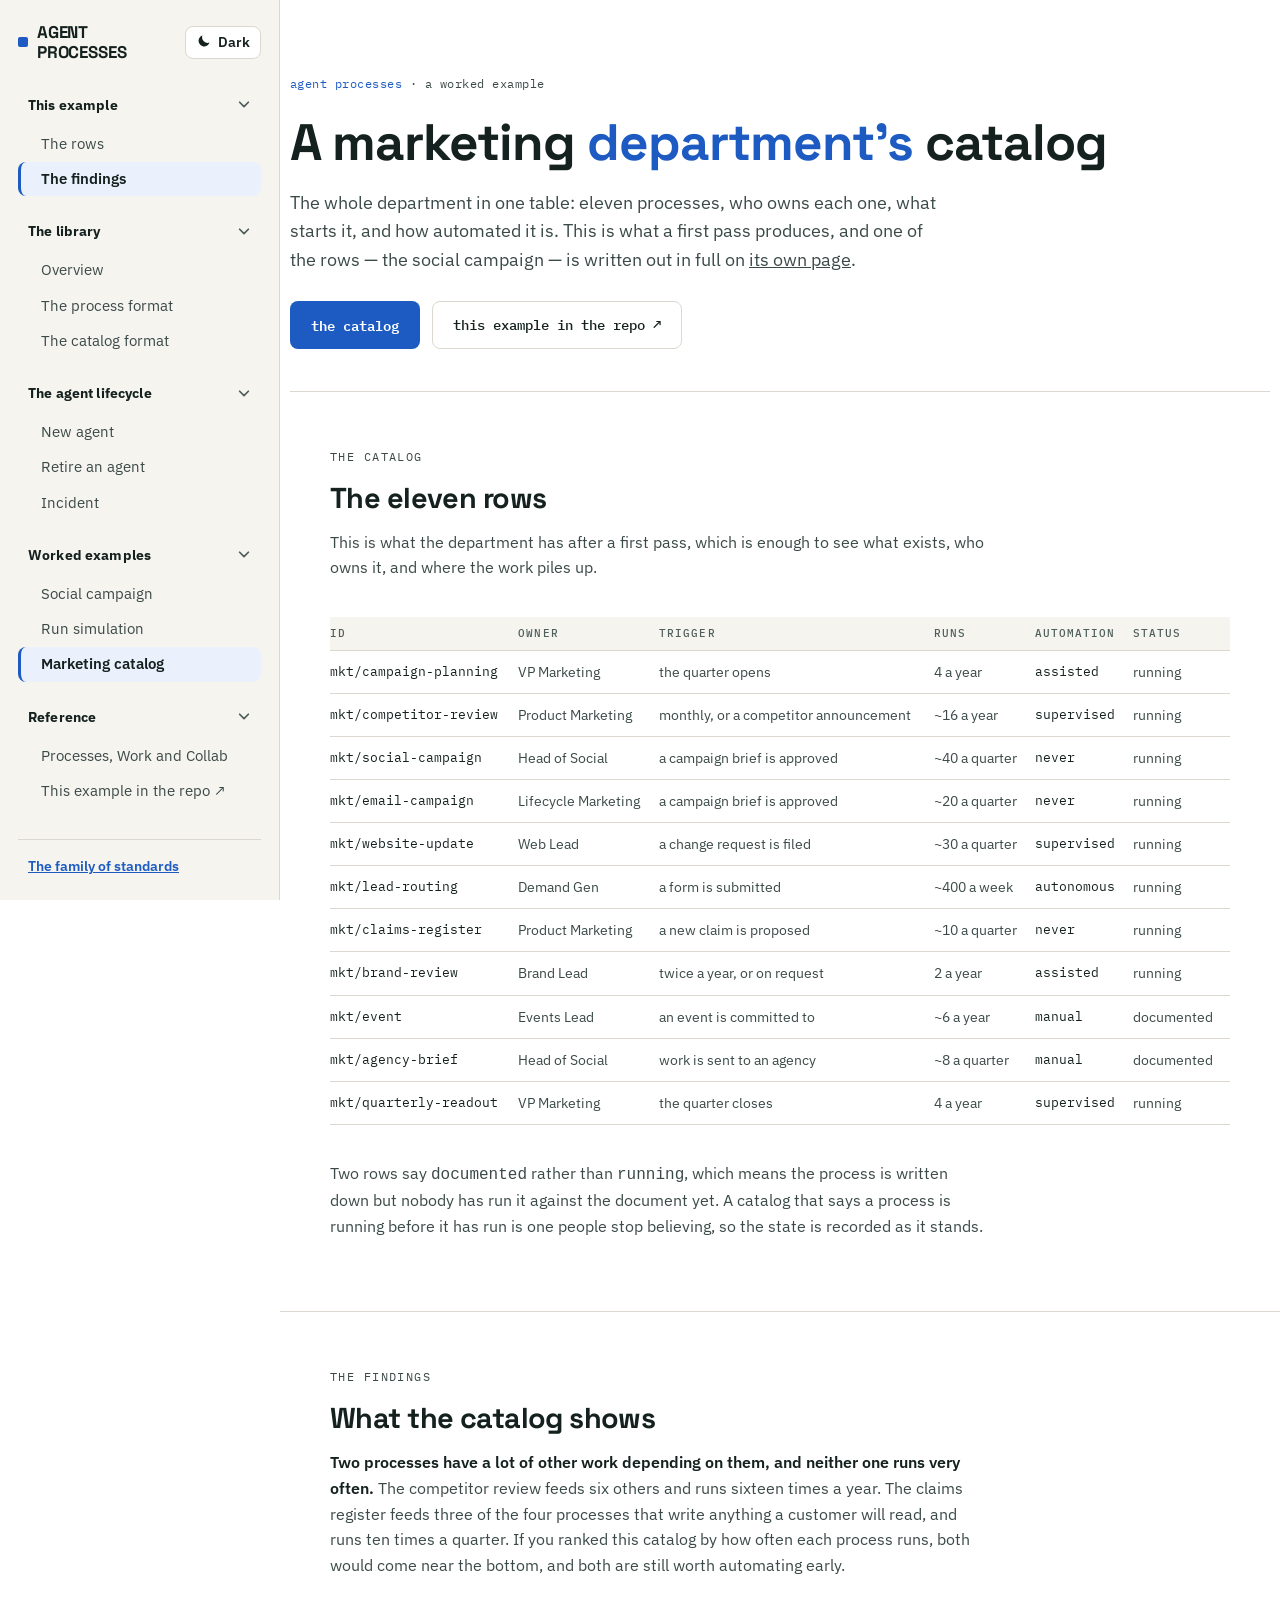
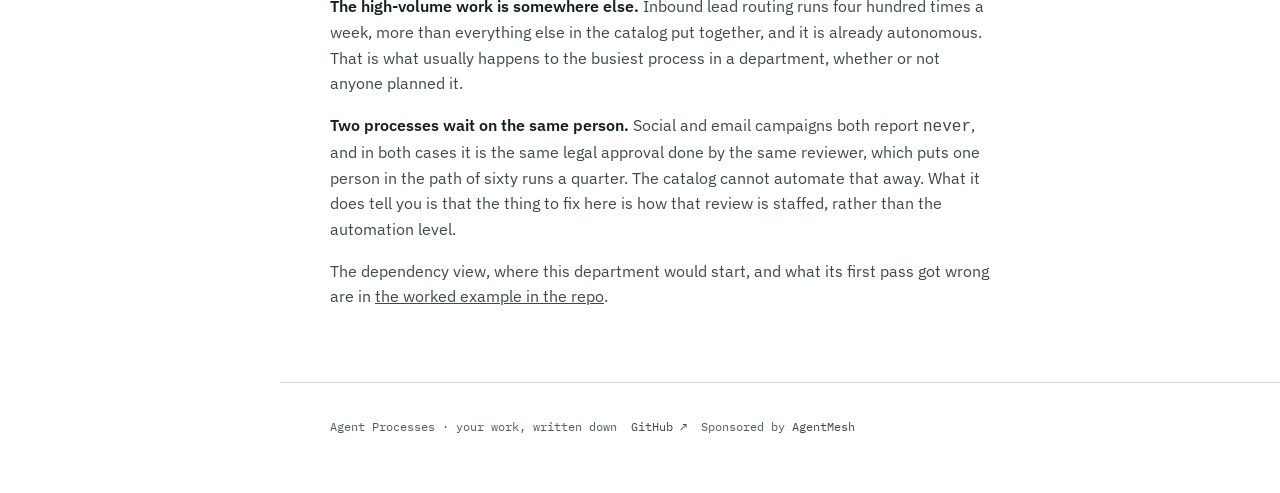
<file: marketing-catalog.html>
<!DOCTYPE html>
<html lang="en">
<head>
  <meta charset="UTF-8">
  <script async src="/ga.js"></script>
  <meta name="viewport" content="width=device-width, initial-scale=1.0">
  <title>A marketing department's catalog · Agent Processes</title>
  <meta name="description" content="Eleven processes after a first pass: the rows, who owns them, and what the catalog shows about where to start.">
  <meta property="og:type" content="website">
  <meta property="og:site_name" content="Agent Processes">
  <meta property="og:title" content="A marketing department's catalog · Agent Processes">
  <meta property="og:description" content="Eleven processes after a first pass: the rows, who owns them, and what the catalog shows about where to start.">
  <meta property="og:url" content="https://agentprocesses.ai/marketing-catalog.html">
  <meta property="og:image" content="https://agentprocesses.ai/brand/png/og-image.png">
  <meta property="og:image:width" content="1200">
  <meta property="og:image:height" content="630">
  <meta property="og:image:alt" content="Agent Processes: digitize your processes so agents can run them. agentprocesses.ai">
  <meta name="twitter:card" content="summary_large_image">
  <link rel="icon" type="image/svg+xml" href="favicon.svg">
  <link rel="preconnect" href="https://fonts.googleapis.com">
  <link rel="preconnect" href="https://fonts.gstatic.com" crossorigin>
  <link href="https://fonts.googleapis.com/css2?family=Space+Grotesk:wght@500;600;700&family=IBM+Plex+Sans:wght@400;500;600&family=IBM+Plex+Mono:wght@400;500;600&display=swap" rel="stylesheet">
  <link rel="stylesheet" href="site.css">
  <link rel="stylesheet" href="/theme.css">
  <script src="/theme.js"></script>
</head>
<body>
  <div class="layout">

    <aside class="rail sidenav" id="sidenav">
      <div class="sn-head">
        <a class="sn-brand" href="/"><span class="dot"></span>AGENT PROCESSES</a>
        <button class="sn-btn" id="theme-toggle" type="button" aria-label="Switch between light and dark"><span class="sn-to-dark"><svg viewBox="0 0 16 16" aria-hidden="true"><path d="M13.5 9.6A5.6 5.6 0 0 1 6.4 2.5a5.6 5.6 0 1 0 7.1 7.1z" fill="currentColor"/></svg></span><span class="sn-to-light"><svg viewBox="0 0 16 16" aria-hidden="true"><circle cx="8" cy="8" r="3.2" fill="currentColor"/><g stroke="currentColor" stroke-width="1.6" stroke-linecap="round"><path d="M8 1v1.8M8 13.2V15M1 8h1.8M13.2 8H15M3 3l1.3 1.3M11.7 11.7L13 13M3 13l1.3-1.3M11.7 4.3L13 3"/></g></svg></span><span class="sn-to-dark">Dark</span><span class="sn-to-light">Light</span></button>
        <button class="sn-btn sn-menu" id="menu-toggle" type="button" aria-expanded="false" aria-controls="sidenav"><svg viewBox="0 0 16 16" aria-hidden="true"><path d="M2 4h12M2 8h12M2 12h12" stroke="currentColor" stroke-width="1.8" stroke-linecap="round"/></svg>Menu</button>
      </div>
      <nav class="sn-nav" aria-label="agentprocesses.ai">
        <details class="sn-sec" open>
          <summary>This example<svg class="sn-chev" viewBox="0 0 16 16" aria-hidden="true"><path d="M6 3l5 5-5 5" fill="none" stroke="currentColor" stroke-width="2" stroke-linecap="round" stroke-linejoin="round"/></svg></summary>
          <div class="sn-items">
          <a href="#rows">The rows</a>
          <a href="#findings">The findings</a>
          </div>
        </details>
        <details class="sn-sec" open>
          <summary>The library<svg class="sn-chev" viewBox="0 0 16 16" aria-hidden="true"><path d="M6 3l5 5-5 5" fill="none" stroke="currentColor" stroke-width="2" stroke-linecap="round" stroke-linejoin="round"/></svg></summary>
          <div class="sn-items">
          <a href="/">Overview</a>
          <a href="/#format">The process format</a>
          <a href="/#catalog">The catalog format</a>
          </div>
        </details>
        <details class="sn-sec" open>
          <summary>The agent lifecycle<svg class="sn-chev" viewBox="0 0 16 16" aria-hidden="true"><path d="M6 3l5 5-5 5" fill="none" stroke="currentColor" stroke-width="2" stroke-linecap="round" stroke-linejoin="round"/></svg></summary>
          <div class="sn-items">
          <a href="new-agent.html">New agent</a>
          <a href="retire-an-agent.html">Retire an agent</a>
          <a href="incident.html">Incident</a>
          </div>
        </details>
        <details class="sn-sec" open>
          <summary>Worked examples<svg class="sn-chev" viewBox="0 0 16 16" aria-hidden="true"><path d="M6 3l5 5-5 5" fill="none" stroke="currentColor" stroke-width="2" stroke-linecap="round" stroke-linejoin="round"/></svg></summary>
          <div class="sn-items">
          <a href="social-campaign.html">Social campaign</a>
          <a href="run-simulation.html">Run simulation</a>
          <a class="on" href="marketing-catalog.html">Marketing catalog</a>
          </div>
        </details>
        <details class="sn-sec" open>
          <summary>Reference<svg class="sn-chev" viewBox="0 0 16 16" aria-hidden="true"><path d="M6 3l5 5-5 5" fill="none" stroke="currentColor" stroke-width="2" stroke-linecap="round" stroke-linejoin="round"/></svg></summary>
          <div class="sn-items">
          <a href="processes-work-and-collab.html">Processes, Work and Collab</a>
          <a href="https://github.com/jeffrschneider/agentprocesses/blob/main/examples/marketing-catalog.md">This example in the repo &#8599;</a>
          </div>
        </details>
      </nav>
      <div class="sn-foot"><a href="https://agentmesh.ai/standards.html">The family of standards</a><br><br>
      your work, written down<br>github.com/jeffrschneider/agentprocesses</div>
    </aside>

    <main class="main" id="top">

      <div class="wrap hero">
        <span class="eyebrow"><span class="tag">agent processes</span> &middot; a worked example</span>
        <h1>A marketing <span class="am">department's</span> catalog</h1>
        <p class="lede">The whole department in one table: eleven processes, who owns each one,
          what starts it, and how automated it is. This is what a first pass produces, and one
          of the rows &mdash; the social campaign &mdash; is written out in full on
          <a href="social-campaign.html">its own page</a>.</p>
        <div class="cta">
          <a class="btn btn-lead" href="#rows">the catalog</a>
          <a class="btn btn-ghost" href="https://github.com/jeffrschneider/agentprocesses/blob/main/examples/marketing-catalog.md">this example in the repo &#8599;</a>
        </div>
      </div>

      <section class="band" id="rows">
        <div class="wrap">
          <p class="kicker">the catalog</p>
          <h2>The eleven rows</h2>
          <p>This is what the department has after a first pass, which is enough to see what
            exists, who owns it, and where the work piles up.</p>
          <div class="scroll">
            <table class="tbl">
              <thead><tr><th>id</th><th>owner</th><th>trigger</th><th>runs</th><th>automation</th><th>status</th></tr></thead>
              <tbody>
                <tr><td class="mono">mkt/campaign-planning</td><td>VP Marketing</td><td>the quarter opens</td><td>4 a year</td><td class="mono">assisted</td><td>running</td></tr>
                <tr><td class="mono">mkt/competitor-review</td><td>Product Marketing</td><td>monthly, or a competitor announcement</td><td>~16 a year</td><td class="mono">supervised</td><td>running</td></tr>
                <tr><td class="mono">mkt/social-campaign</td><td>Head of Social</td><td>a campaign brief is approved</td><td>~40 a quarter</td><td class="mono">never</td><td>running</td></tr>
                <tr><td class="mono">mkt/email-campaign</td><td>Lifecycle Marketing</td><td>a campaign brief is approved</td><td>~20 a quarter</td><td class="mono">never</td><td>running</td></tr>
                <tr><td class="mono">mkt/website-update</td><td>Web Lead</td><td>a change request is filed</td><td>~30 a quarter</td><td class="mono">supervised</td><td>running</td></tr>
                <tr><td class="mono">mkt/lead-routing</td><td>Demand Gen</td><td>a form is submitted</td><td>~400 a week</td><td class="mono">autonomous</td><td>running</td></tr>
                <tr><td class="mono">mkt/claims-register</td><td>Product Marketing</td><td>a new claim is proposed</td><td>~10 a quarter</td><td class="mono">never</td><td>running</td></tr>
                <tr><td class="mono">mkt/brand-review</td><td>Brand Lead</td><td>twice a year, or on request</td><td>2 a year</td><td class="mono">assisted</td><td>running</td></tr>
                <tr><td class="mono">mkt/event</td><td>Events Lead</td><td>an event is committed to</td><td>~6 a year</td><td class="mono">manual</td><td>documented</td></tr>
                <tr><td class="mono">mkt/agency-brief</td><td>Head of Social</td><td>work is sent to an agency</td><td>~8 a quarter</td><td class="mono">manual</td><td>documented</td></tr>
                <tr><td class="mono">mkt/quarterly-readout</td><td>VP Marketing</td><td>the quarter closes</td><td>4 a year</td><td class="mono">supervised</td><td>running</td></tr>
              </tbody>
            </table>
          </div>
          <p>Two rows say <code>documented</code> rather than <code>running</code>, which means
            the process is written down but nobody has run it against the document yet. A catalog
            that says a process is running before it has run is one people stop believing, so the
            state is recorded as it stands.</p>
        </div>
      </section>

      <section class="band" id="findings">
        <div class="wrap">
          <p class="kicker">the findings</p>
          <h2>What the catalog shows</h2>
          <p><b>Two processes have a lot of other work depending on them, and neither one runs
            very often.</b> The competitor review feeds six others and runs sixteen times a year.
            The claims register feeds three of the four processes that write anything a customer
            will read, and runs ten times a quarter. If you ranked this catalog by how often each
            process runs, both would come near the bottom, and both are still worth automating
            early.</p>
          <p><b>The high-volume work is somewhere else.</b> Inbound lead routing runs four hundred
            times a week, more than everything else in the catalog put together, and it is
            already autonomous. That is what usually happens to the busiest process in a
            department, whether or not anyone planned it.</p>
          <p><b>Two processes wait on the same person.</b> Social and email campaigns both report
            <code>never</code>, and in both cases it is the same legal approval done by the same
            reviewer, which puts one person in the path of sixty runs a quarter. The catalog
            cannot automate that away. What it does tell you is that the thing to fix here is how
            that review is staffed, rather than the automation level.</p>
          <p>The dependency view, where this department would start, and what its first pass got
            wrong are in
            <a href="https://github.com/jeffrschneider/agentprocesses/blob/main/examples/marketing-catalog.md">the worked example in the repo</a>.</p>
        </div>
      </section>

      <footer>
        <div class="wrap">
          <span>Agent Processes &middot; your work, written down</span>
          <a href="https://github.com/jeffrschneider/agentprocesses">GitHub &#8599;</a>
          <span>Sponsored by <a href="https://agentmesh.ai/">AgentMesh</a></span>
        </div>
      </footer>

    </main>
  </div>
<script>
// The rail marker follows the section in view.
(() => {
  const links = [...document.querySelectorAll('.rail nav a[href^="#"]')];
  const byId = Object.fromEntries(links.map((a) => [a.getAttribute("href").slice(1), a]));
  const targets = Object.keys(byId).map((id) => document.getElementById(id)).filter(Boolean);
  function setOn(id) {
    links.forEach((a) => a.classList.toggle("on", a.getAttribute("href") === "#" + id));
  }
  const io = new IntersectionObserver((entries) => {
    const visible = entries.filter((e) => e.isIntersecting)
      .sort((a, b) => a.boundingClientRect.top - b.boundingClientRect.top);
    if (visible.length) setOn(visible[0].target.id);
  }, { rootMargin: "-20% 0px -60% 0px" });
  targets.forEach((t) => io.observe(t));
  links.forEach((a) => a.addEventListener("click", () => setOn(a.getAttribute("href").slice(1))));
})();
</script>
</body>
</html>
</file>
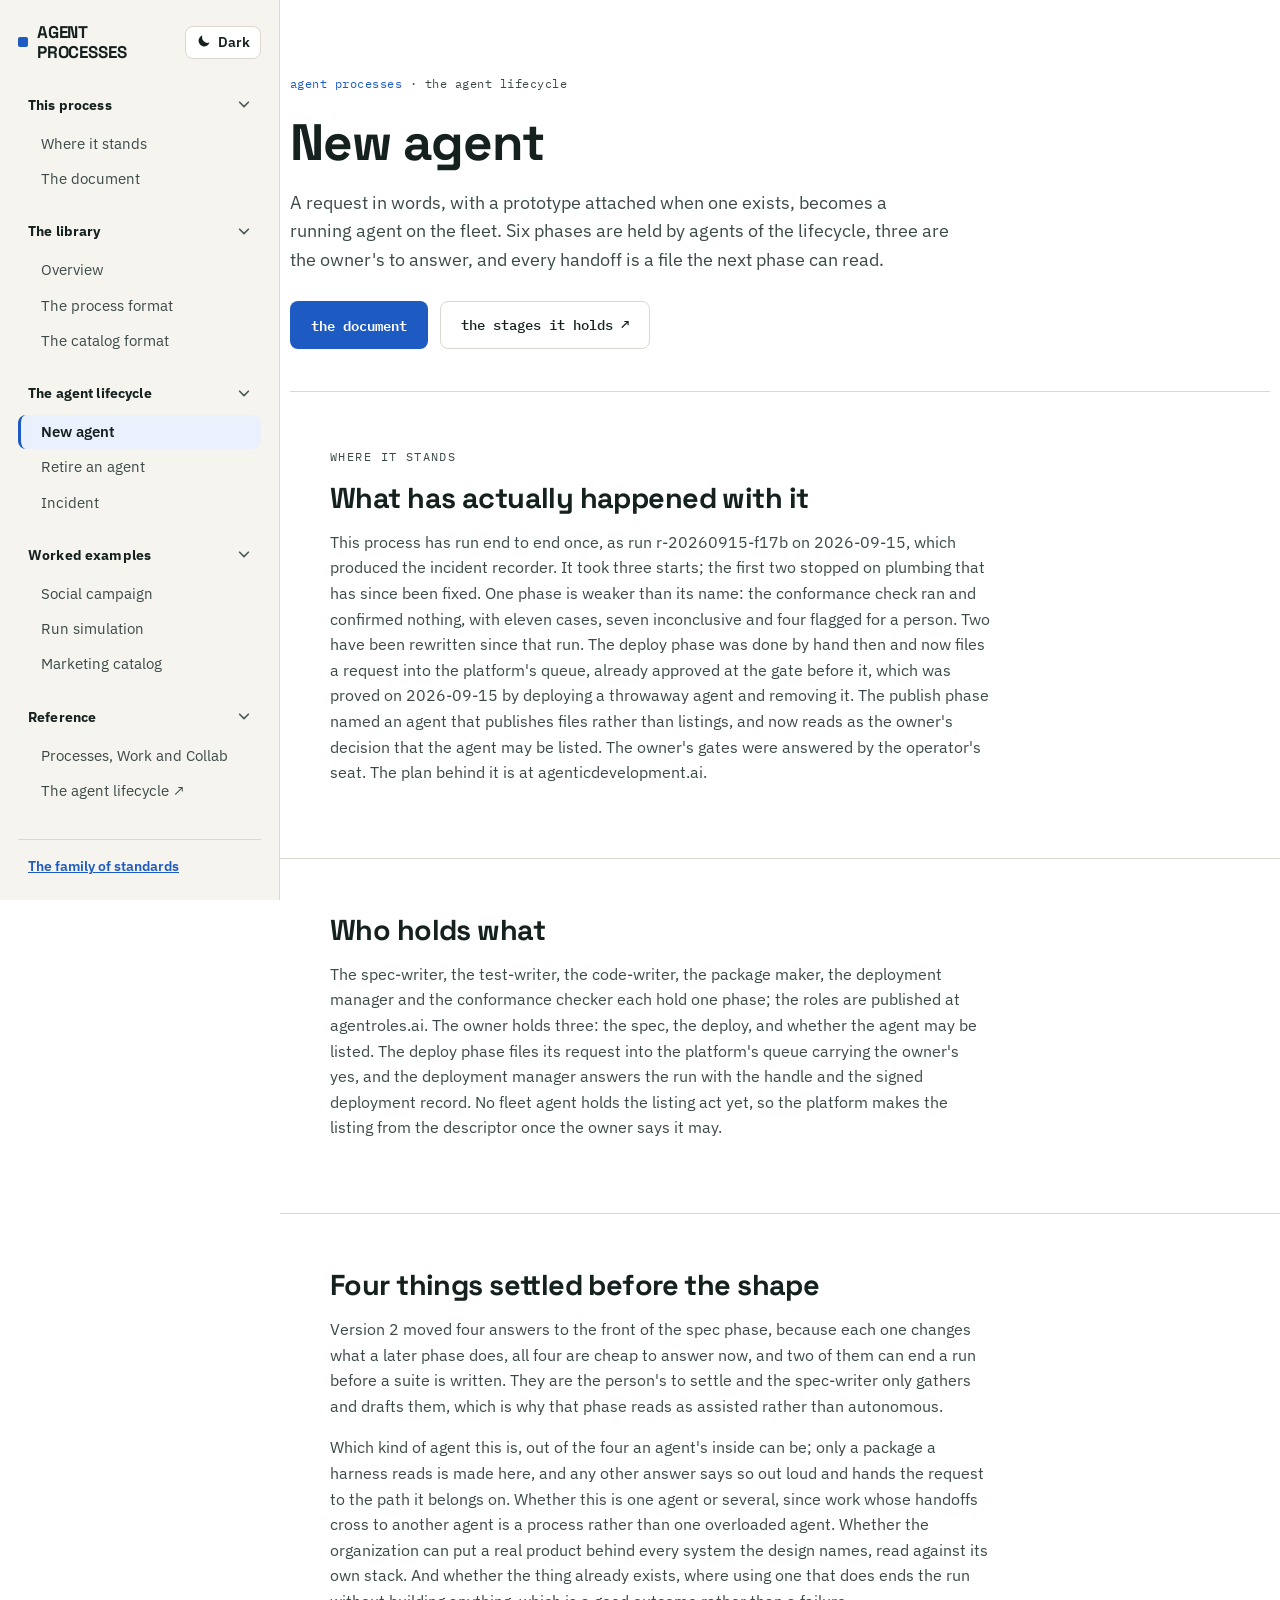
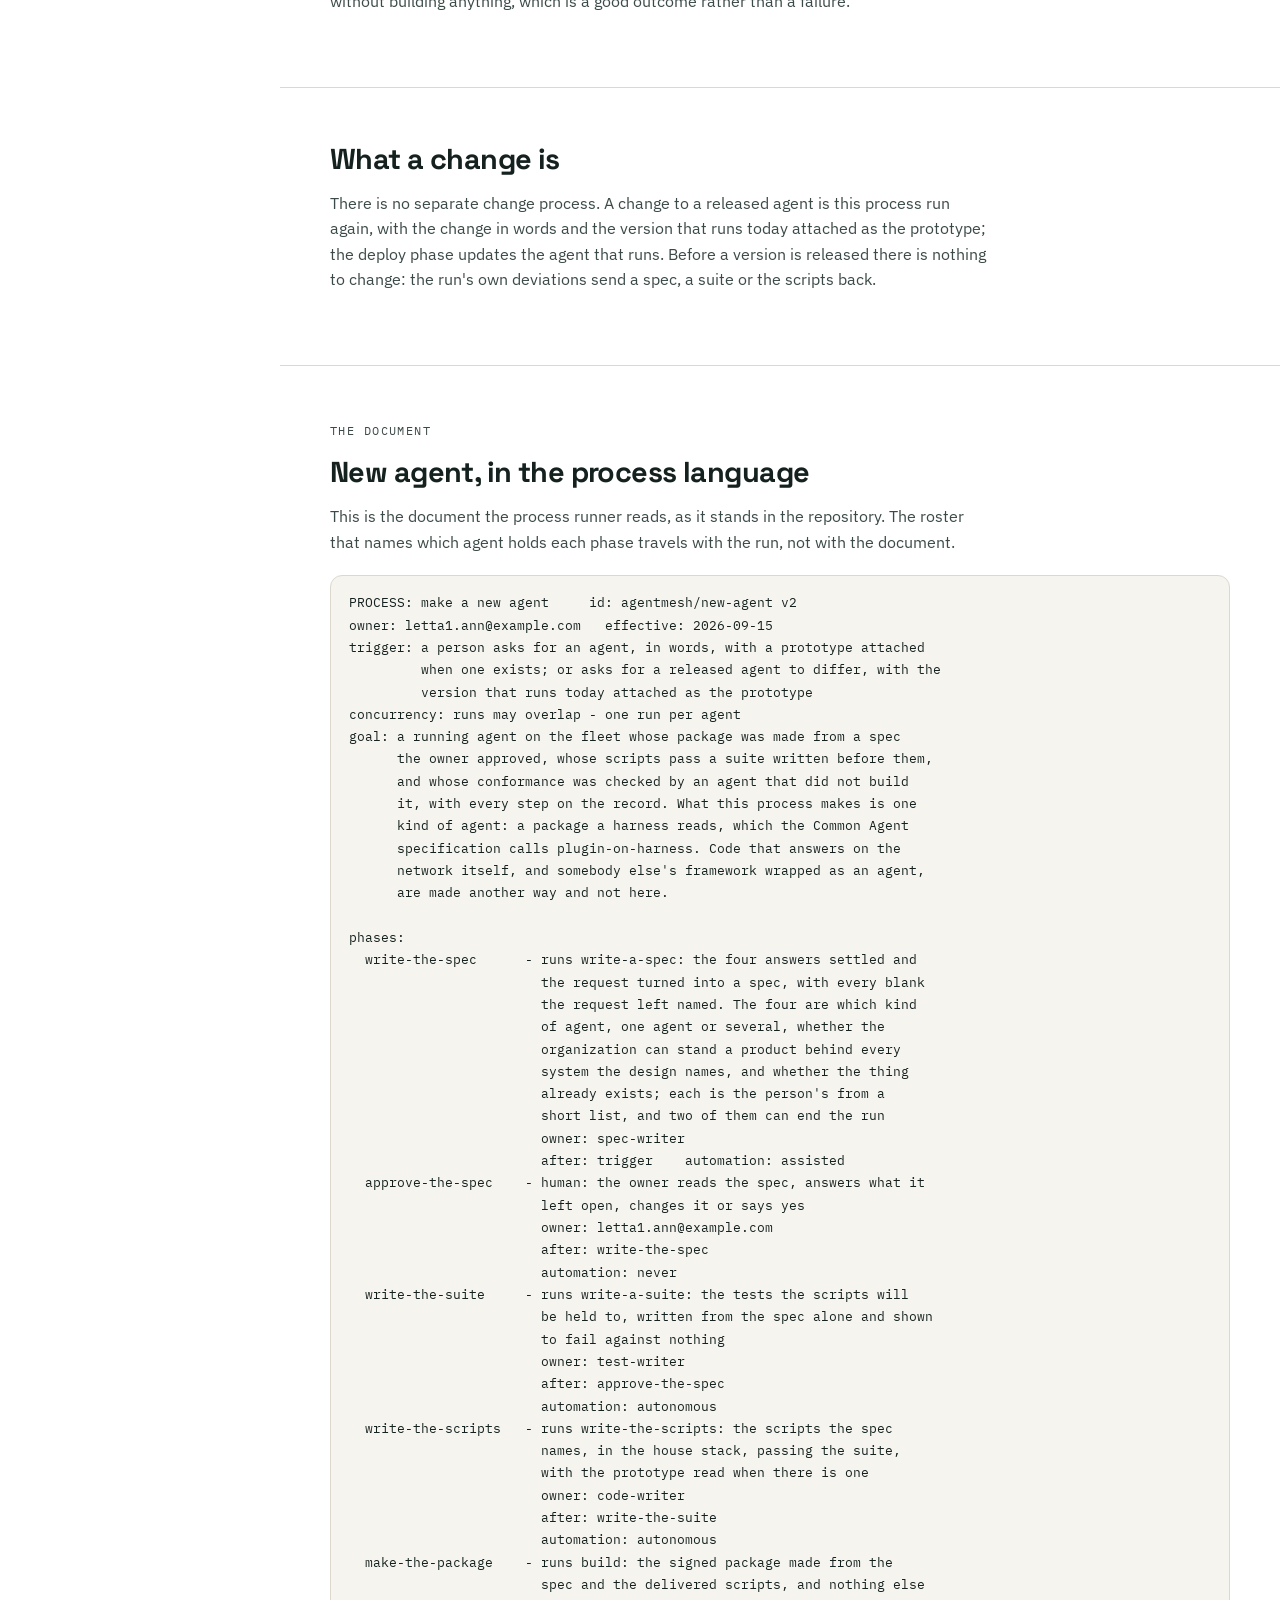
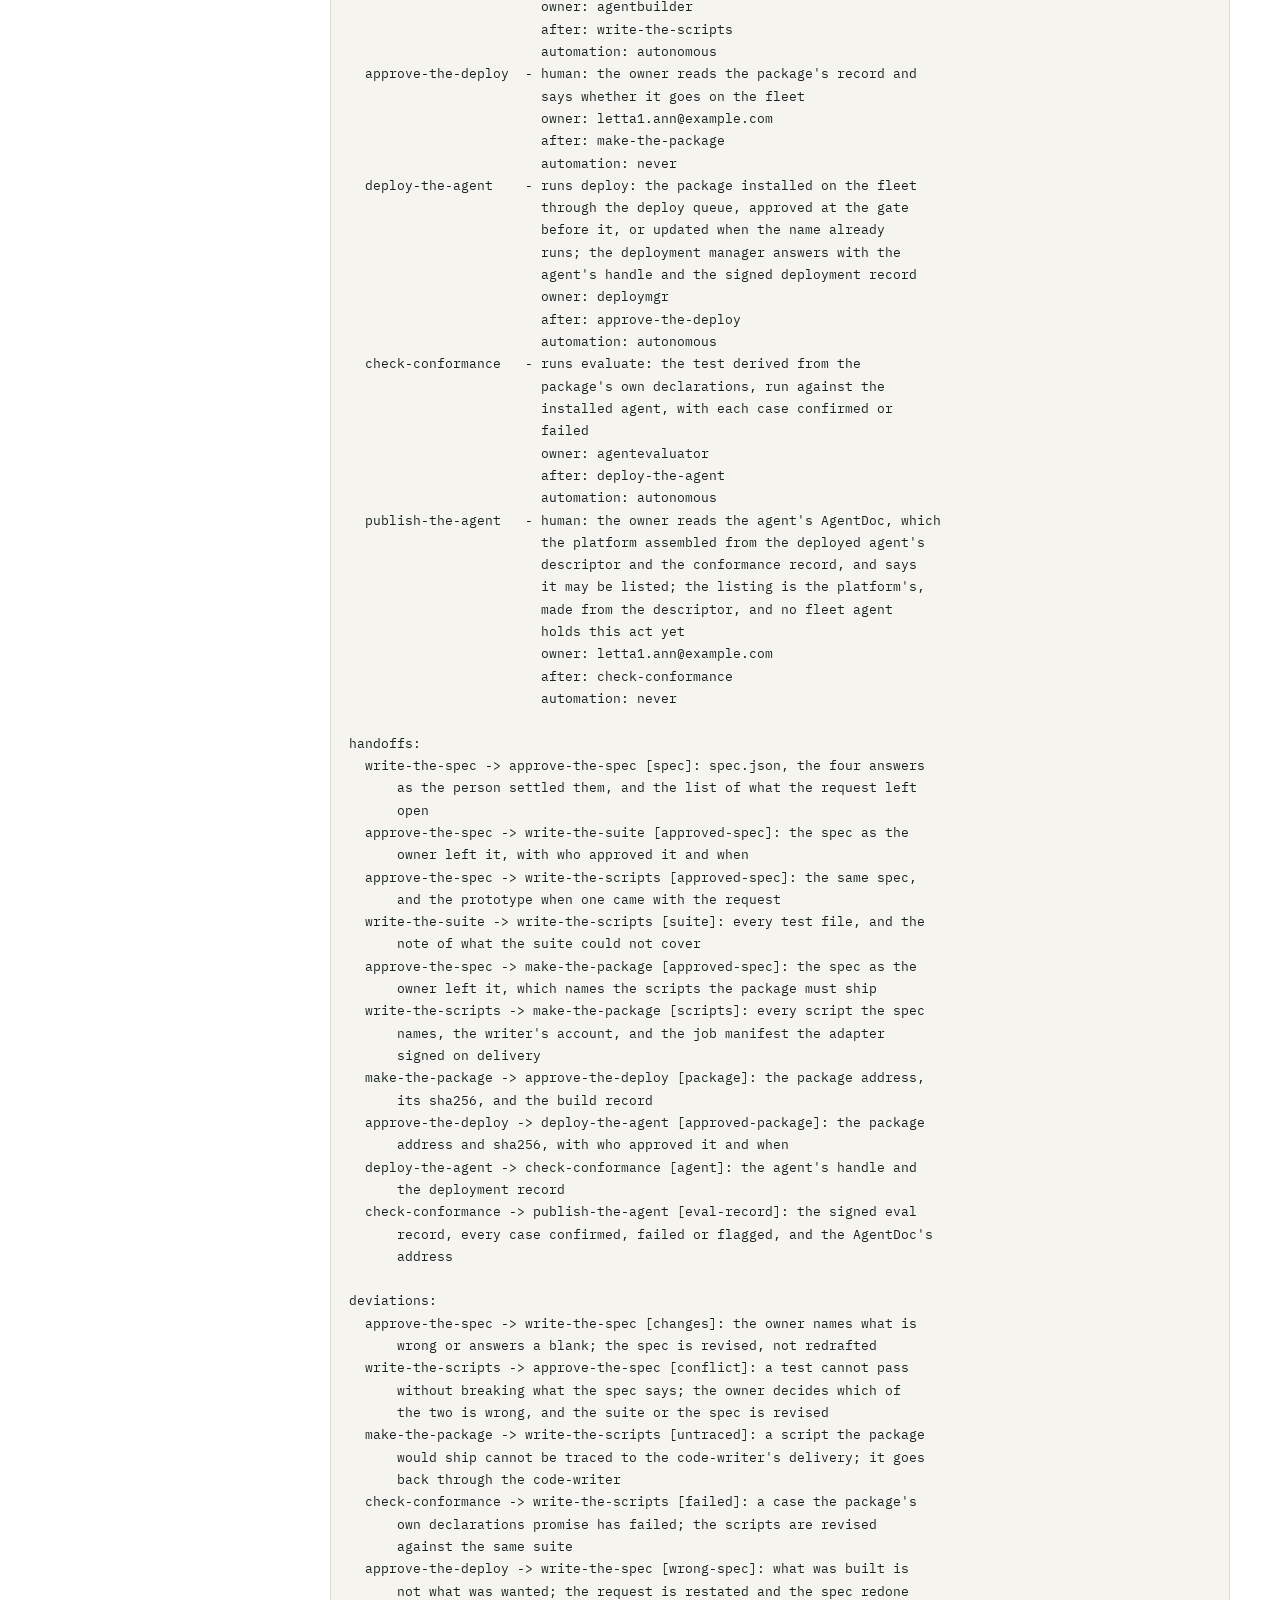
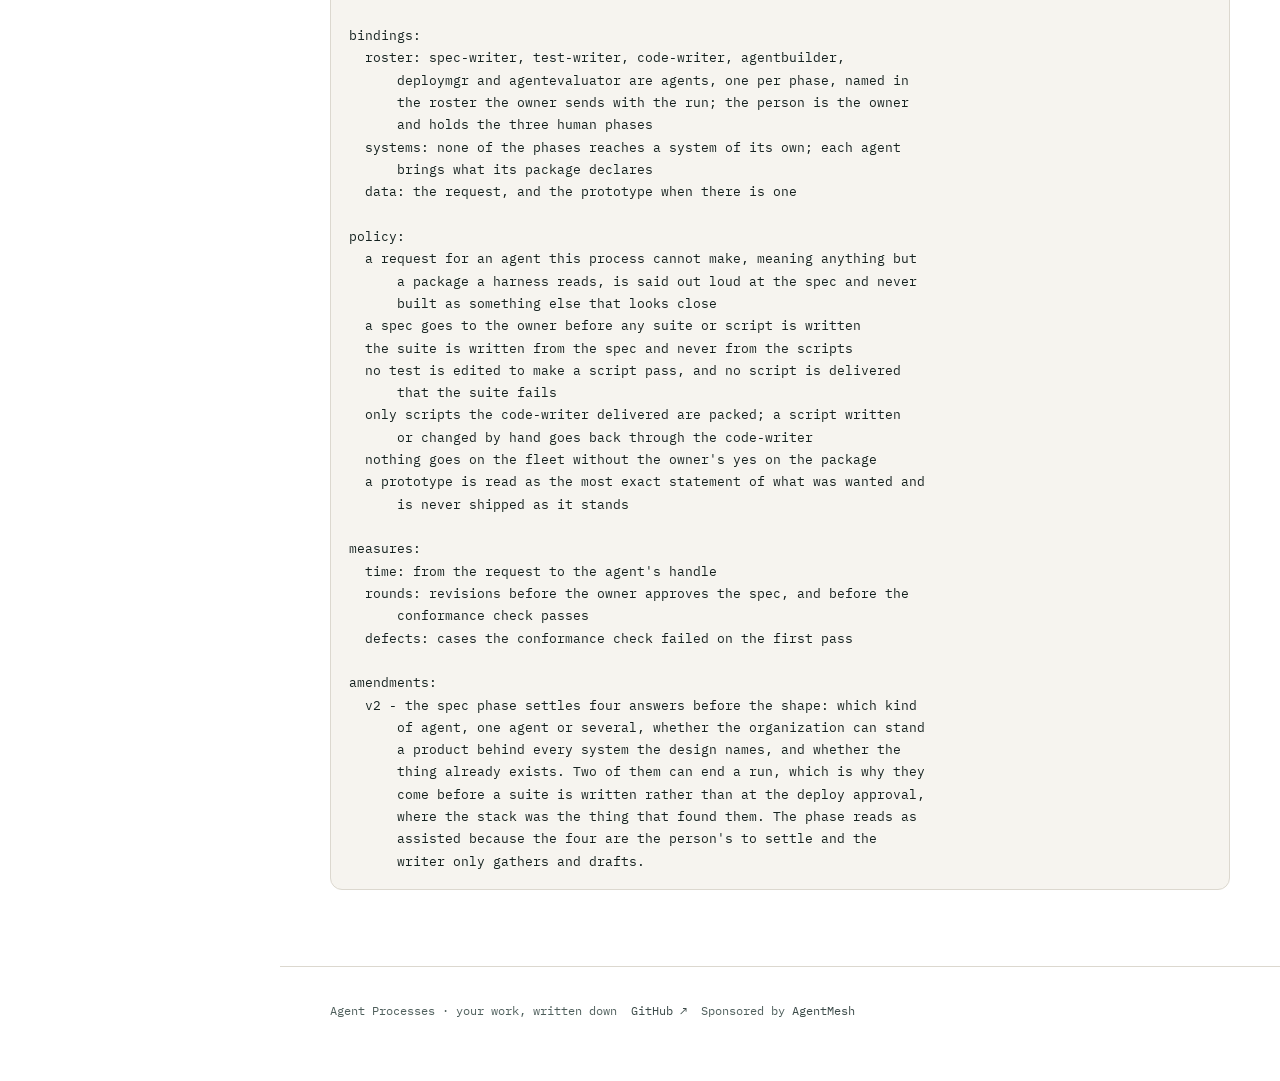
<file: new-agent.html>
<!DOCTYPE html>
<html lang="en">
<head>
  <meta charset="UTF-8">
  <script async src="/ga.js"></script>
  <meta name="viewport" content="width=device-width, initial-scale=1.0">
  <title>New agent · the Agent SDLC&#x27;s first process · Agent Processes</title>
  <meta name="description" content="The process that turns a request in words into a deployed agent: spec, the owner&#x27;s yes, suite, scripts, package, the owner&#x27;s yes, deploy, conformance, publish.">
  <meta property="og:type" content="website">
  <meta property="og:site_name" content="Agent Processes">
  <meta property="og:title" content="New agent · the Agent SDLC&#x27;s first process · Agent Processes">
  <meta property="og:description" content="The process that turns a request in words into a deployed agent: spec, the owner&#x27;s yes, suite, scripts, package, the owner&#x27;s yes, deploy, conformance, publish.">
  <meta property="og:url" content="https://agentprocesses.ai/new-agent.html">
  <meta property="og:image" content="https://agentprocesses.ai/brand/png/og-image.png">
  <meta property="og:image:width" content="1200">
  <meta property="og:image:height" content="630">
  <meta property="og:image:alt" content="Agent Processes: digitize your processes so agents can run them. agentprocesses.ai">
  <meta name="twitter:card" content="summary_large_image">
  <link rel="icon" type="image/svg+xml" href="favicon.svg">
  <link rel="preconnect" href="https://fonts.googleapis.com">
  <link rel="preconnect" href="https://fonts.gstatic.com" crossorigin>
  <link href="https://fonts.googleapis.com/css2?family=Space+Grotesk:wght@500;600;700&family=IBM+Plex+Sans:wght@400;500;600&family=IBM+Plex+Mono:wght@400;500;600&display=swap" rel="stylesheet">
  <link rel="stylesheet" href="site.css">
  <link rel="stylesheet" href="/theme.css">
  <script src="/theme.js"></script>
</head>
<body>
  <div class="layout">
    <aside class="rail sidenav" id="sidenav">
      <div class="sn-head">
        <a class="sn-brand" href="/"><span class="dot"></span>AGENT PROCESSES</a>
        <button class="sn-btn" id="theme-toggle" type="button" aria-label="Switch between light and dark"><span class="sn-to-dark"><svg viewBox="0 0 16 16" aria-hidden="true"><path d="M13.5 9.6A5.6 5.6 0 0 1 6.4 2.5a5.6 5.6 0 1 0 7.1 7.1z" fill="currentColor"/></svg></span><span class="sn-to-light"><svg viewBox="0 0 16 16" aria-hidden="true"><circle cx="8" cy="8" r="3.2" fill="currentColor"/><g stroke="currentColor" stroke-width="1.6" stroke-linecap="round"><path d="M8 1v1.8M8 13.2V15M1 8h1.8M13.2 8H15M3 3l1.3 1.3M11.7 11.7L13 13M3 13l1.3-1.3M11.7 4.3L13 3"/></g></svg></span><span class="sn-to-dark">Dark</span><span class="sn-to-light">Light</span></button>
        <button class="sn-btn sn-menu" id="menu-toggle" type="button" aria-expanded="false" aria-controls="sidenav"><svg viewBox="0 0 16 16" aria-hidden="true"><path d="M2 4h12M2 8h12M2 12h12" stroke="currentColor" stroke-width="1.8" stroke-linecap="round"/></svg>Menu</button>
      </div>
      <nav class="sn-nav" aria-label="agentprocesses.ai">
        <details class="sn-sec" open>
          <summary>This process<svg class="sn-chev" viewBox="0 0 16 16" aria-hidden="true"><path d="M6 3l5 5-5 5" fill="none" stroke="currentColor" stroke-width="2" stroke-linecap="round" stroke-linejoin="round"/></svg></summary>
          <div class="sn-items">
          <a href="#status">Where it stands</a>
          <a href="#document">The document</a>
          </div>
        </details>
        <details class="sn-sec" open>
          <summary>The library<svg class="sn-chev" viewBox="0 0 16 16" aria-hidden="true"><path d="M6 3l5 5-5 5" fill="none" stroke="currentColor" stroke-width="2" stroke-linecap="round" stroke-linejoin="round"/></svg></summary>
          <div class="sn-items">
          <a href="/">Overview</a>
          <a href="/#format">The process format</a>
          <a href="/#catalog">The catalog format</a>
          </div>
        </details>
        <details class="sn-sec" open>
          <summary>The agent lifecycle<svg class="sn-chev" viewBox="0 0 16 16" aria-hidden="true"><path d="M6 3l5 5-5 5" fill="none" stroke="currentColor" stroke-width="2" stroke-linecap="round" stroke-linejoin="round"/></svg></summary>
          <div class="sn-items">
          <a class="on" href="new-agent.html">New agent</a>
          <a href="retire-an-agent.html">Retire an agent</a>
          <a href="incident.html">Incident</a>
          </div>
        </details>
        <details class="sn-sec" open>
          <summary>Worked examples<svg class="sn-chev" viewBox="0 0 16 16" aria-hidden="true"><path d="M6 3l5 5-5 5" fill="none" stroke="currentColor" stroke-width="2" stroke-linecap="round" stroke-linejoin="round"/></svg></summary>
          <div class="sn-items">
          <a href="social-campaign.html">Social campaign</a>
          <a href="run-simulation.html">Run simulation</a>
          <a href="marketing-catalog.html">Marketing catalog</a>
          </div>
        </details>
        <details class="sn-sec" open>
          <summary>Reference<svg class="sn-chev" viewBox="0 0 16 16" aria-hidden="true"><path d="M6 3l5 5-5 5" fill="none" stroke="currentColor" stroke-width="2" stroke-linecap="round" stroke-linejoin="round"/></svg></summary>
          <div class="sn-items">
          <a href="processes-work-and-collab.html">Processes, Work and Collab</a>
          <a href="https://agenticdevelopment.ai/">The agent lifecycle &#8599;</a>
          </div>
        </details>
      </nav>
      <div class="sn-foot"><a href="https://agentmesh.ai/standards.html">The family of standards</a><br><br>
      your work, written down<br>github.com/jeffrschneider/agentprocesses</div>
    </aside>
    <main class="main" id="top">
      <div class="wrap hero">
        <span class="eyebrow"><span class="tag">agent processes</span> &middot; the agent lifecycle</span>
        <h1>New agent</h1>
        <p class="lede">A request in words, with a prototype attached when one exists, becomes a running agent on the fleet. Six phases are held by agents of the lifecycle, three are the owner&#x27;s to answer, and every handoff is a file the next phase can read.</p>
        <div class="cta">
          <a class="btn btn-lead" href="#document">the document</a>
          <a class="btn btn-ghost" href="https://agenticdevelopment.ai/stages.html">the stages it holds &#8599;</a>
        </div>
      </div>
      <section class="band" id="status">
        <div class="wrap">
          <p class="kicker">where it stands</p>
          <h2>What has actually happened with it</h2>
          <p>This process has run end to end once, as run r-20260915-f17b on 2026-09-15, which produced the incident recorder. It took three starts; the first two stopped on plumbing that has since been fixed. One phase is weaker than its name: the conformance check ran and confirmed nothing, with eleven cases, seven inconclusive and four flagged for a person. Two have been rewritten since that run. The deploy phase was done by hand then and now files a request into the platform&#x27;s queue, already approved at the gate before it, which was proved on 2026-09-15 by deploying a throwaway agent and removing it. The publish phase named an agent that publishes files rather than listings, and now reads as the owner&#x27;s decision that the agent may be listed. The owner&#x27;s gates were answered by the operator&#x27;s seat. The plan behind it is at agenticdevelopment.ai.</p>
        </div>
      </section>
      <section class="band">
        <div class="wrap">
          <h2>Who holds what</h2>
          <p>The spec-writer, the test-writer, the code-writer, the package maker, the deployment manager and the conformance checker each hold one phase; the roles are published at agentroles.ai. The owner holds three: the spec, the deploy, and whether the agent may be listed. The deploy phase files its request into the platform&#x27;s queue carrying the owner&#x27;s yes, and the deployment manager answers the run with the handle and the signed deployment record. No fleet agent holds the listing act yet, so the platform makes the listing from the descriptor once the owner says it may.</p>
        </div>
      </section>
      <section class="band">
        <div class="wrap">
          <h2>Four things settled before the shape</h2>
          <p>Version 2 moved four answers to the front of the spec phase, because each one changes
             what a later phase does, all four are cheap to answer now, and two of them can end a
             run before a suite is written. They are the person&#x27;s to settle and the spec-writer
             only gathers and drafts them, which is why that phase reads as assisted rather than
             autonomous.</p>
          <p>Which kind of agent this is, out of the four an agent&#x27;s inside can be; only a
             package a harness reads is made here, and any other answer says so out loud and hands
             the request to the path it belongs on. Whether this is one agent or several, since work
             whose handoffs cross to another agent is a process rather than one overloaded agent.
             Whether the organization can put a real product behind every system the design names,
             read against its own stack. And whether the thing already exists, where using one that
             does ends the run without building anything, which is a good outcome rather than a
             failure.</p>
        </div>
      </section>
      <section class="band">
        <div class="wrap">
          <h2>What a change is</h2>
          <p>There is no separate change process. A change to a released agent is this process run again, with the change in words and the version that runs today attached as the prototype; the deploy phase updates the agent that runs. Before a version is released there is nothing to change: the run&#x27;s own deviations send a spec, a suite or the scripts back.</p>
        </div>
      </section>
      <section class="band" id="document">
        <div class="wrap">
          <p class="kicker">the document</p>
          <h2>New agent, in the process language</h2>
          <p>This is the document the process runner reads, as it stands in the repository. The roster that names which agent holds each phase travels with the run, not with the document.</p>
          <pre class="code">PROCESS: make a new agent     id: agentmesh/new-agent v2
owner: letta1.ann@example.com   effective: 2026-09-15
trigger: a person asks for an agent, in words, with a prototype attached
         when one exists; or asks for a released agent to differ, with the
         version that runs today attached as the prototype
concurrency: runs may overlap - one run per agent
goal: a running agent on the fleet whose package was made from a spec
      the owner approved, whose scripts pass a suite written before them,
      and whose conformance was checked by an agent that did not build
      it, with every step on the record. What this process makes is one
      kind of agent: a package a harness reads, which the Common Agent
      specification calls plugin-on-harness. Code that answers on the
      network itself, and somebody else&#x27;s framework wrapped as an agent,
      are made another way and not here.

phases:
  write-the-spec      - runs write-a-spec: the four answers settled and
                        the request turned into a spec, with every blank
                        the request left named. The four are which kind
                        of agent, one agent or several, whether the
                        organization can stand a product behind every
                        system the design names, and whether the thing
                        already exists; each is the person&#x27;s from a
                        short list, and two of them can end the run
                        owner: spec-writer
                        after: trigger    automation: assisted
  approve-the-spec    - human: the owner reads the spec, answers what it
                        left open, changes it or says yes
                        owner: letta1.ann@example.com
                        after: write-the-spec
                        automation: never
  write-the-suite     - runs write-a-suite: the tests the scripts will
                        be held to, written from the spec alone and shown
                        to fail against nothing
                        owner: test-writer
                        after: approve-the-spec
                        automation: autonomous
  write-the-scripts   - runs write-the-scripts: the scripts the spec
                        names, in the house stack, passing the suite,
                        with the prototype read when there is one
                        owner: code-writer
                        after: write-the-suite
                        automation: autonomous
  make-the-package    - runs build: the signed package made from the
                        spec and the delivered scripts, and nothing else
                        owner: agentbuilder
                        after: write-the-scripts
                        automation: autonomous
  approve-the-deploy  - human: the owner reads the package&#x27;s record and
                        says whether it goes on the fleet
                        owner: letta1.ann@example.com
                        after: make-the-package
                        automation: never
  deploy-the-agent    - runs deploy: the package installed on the fleet
                        through the deploy queue, approved at the gate
                        before it, or updated when the name already
                        runs; the deployment manager answers with the
                        agent&#x27;s handle and the signed deployment record
                        owner: deploymgr
                        after: approve-the-deploy
                        automation: autonomous
  check-conformance   - runs evaluate: the test derived from the
                        package&#x27;s own declarations, run against the
                        installed agent, with each case confirmed or
                        failed
                        owner: agentevaluator
                        after: deploy-the-agent
                        automation: autonomous
  publish-the-agent   - human: the owner reads the agent&#x27;s AgentDoc, which
                        the platform assembled from the deployed agent&#x27;s
                        descriptor and the conformance record, and says
                        it may be listed; the listing is the platform&#x27;s,
                        made from the descriptor, and no fleet agent
                        holds this act yet
                        owner: letta1.ann@example.com
                        after: check-conformance
                        automation: never

handoffs:
  write-the-spec -&gt; approve-the-spec [spec]: spec.json, the four answers
      as the person settled them, and the list of what the request left
      open
  approve-the-spec -&gt; write-the-suite [approved-spec]: the spec as the
      owner left it, with who approved it and when
  approve-the-spec -&gt; write-the-scripts [approved-spec]: the same spec,
      and the prototype when one came with the request
  write-the-suite -&gt; write-the-scripts [suite]: every test file, and the
      note of what the suite could not cover
  approve-the-spec -&gt; make-the-package [approved-spec]: the spec as the
      owner left it, which names the scripts the package must ship
  write-the-scripts -&gt; make-the-package [scripts]: every script the spec
      names, the writer&#x27;s account, and the job manifest the adapter
      signed on delivery
  make-the-package -&gt; approve-the-deploy [package]: the package address,
      its sha256, and the build record
  approve-the-deploy -&gt; deploy-the-agent [approved-package]: the package
      address and sha256, with who approved it and when
  deploy-the-agent -&gt; check-conformance [agent]: the agent&#x27;s handle and
      the deployment record
  check-conformance -&gt; publish-the-agent [eval-record]: the signed eval
      record, every case confirmed, failed or flagged, and the AgentDoc&#x27;s
      address

deviations:
  approve-the-spec -&gt; write-the-spec [changes]: the owner names what is
      wrong or answers a blank; the spec is revised, not redrafted
  write-the-scripts -&gt; approve-the-spec [conflict]: a test cannot pass
      without breaking what the spec says; the owner decides which of
      the two is wrong, and the suite or the spec is revised
  make-the-package -&gt; write-the-scripts [untraced]: a script the package
      would ship cannot be traced to the code-writer&#x27;s delivery; it goes
      back through the code-writer
  check-conformance -&gt; write-the-scripts [failed]: a case the package&#x27;s
      own declarations promise has failed; the scripts are revised
      against the same suite
  approve-the-deploy -&gt; write-the-spec [wrong-spec]: what was built is
      not what was wanted; the request is restated and the spec redone

bindings:
  roster: spec-writer, test-writer, code-writer, agentbuilder,
      deploymgr and agentevaluator are agents, one per phase, named in
      the roster the owner sends with the run; the person is the owner
      and holds the three human phases
  systems: none of the phases reaches a system of its own; each agent
      brings what its package declares
  data: the request, and the prototype when there is one

policy:
  a request for an agent this process cannot make, meaning anything but
      a package a harness reads, is said out loud at the spec and never
      built as something else that looks close
  a spec goes to the owner before any suite or script is written
  the suite is written from the spec and never from the scripts
  no test is edited to make a script pass, and no script is delivered
      that the suite fails
  only scripts the code-writer delivered are packed; a script written
      or changed by hand goes back through the code-writer
  nothing goes on the fleet without the owner&#x27;s yes on the package
  a prototype is read as the most exact statement of what was wanted and
      is never shipped as it stands

measures:
  time: from the request to the agent&#x27;s handle
  rounds: revisions before the owner approves the spec, and before the
      conformance check passes
  defects: cases the conformance check failed on the first pass

amendments:
  v2 - the spec phase settles four answers before the shape: which kind
      of agent, one agent or several, whether the organization can stand
      a product behind every system the design names, and whether the
      thing already exists. Two of them can end a run, which is why they
      come before a suite is written rather than at the deploy approval,
      where the stack was the thing that found them. The phase reads as
      assisted because the four are the person&#x27;s to settle and the
      writer only gathers and drafts.</pre>
        </div>
      </section>
      <footer>
        <div class="wrap">
          <span>Agent Processes &middot; your work, written down</span>
          <a href="https://github.com/jeffrschneider/agentprocesses">GitHub &#8599;</a>
          <span>Sponsored by <a href="https://agentmesh.ai/">AgentMesh</a></span>
        </div>
      </footer>
    </main>
  </div>
</body>
</html>
</file>
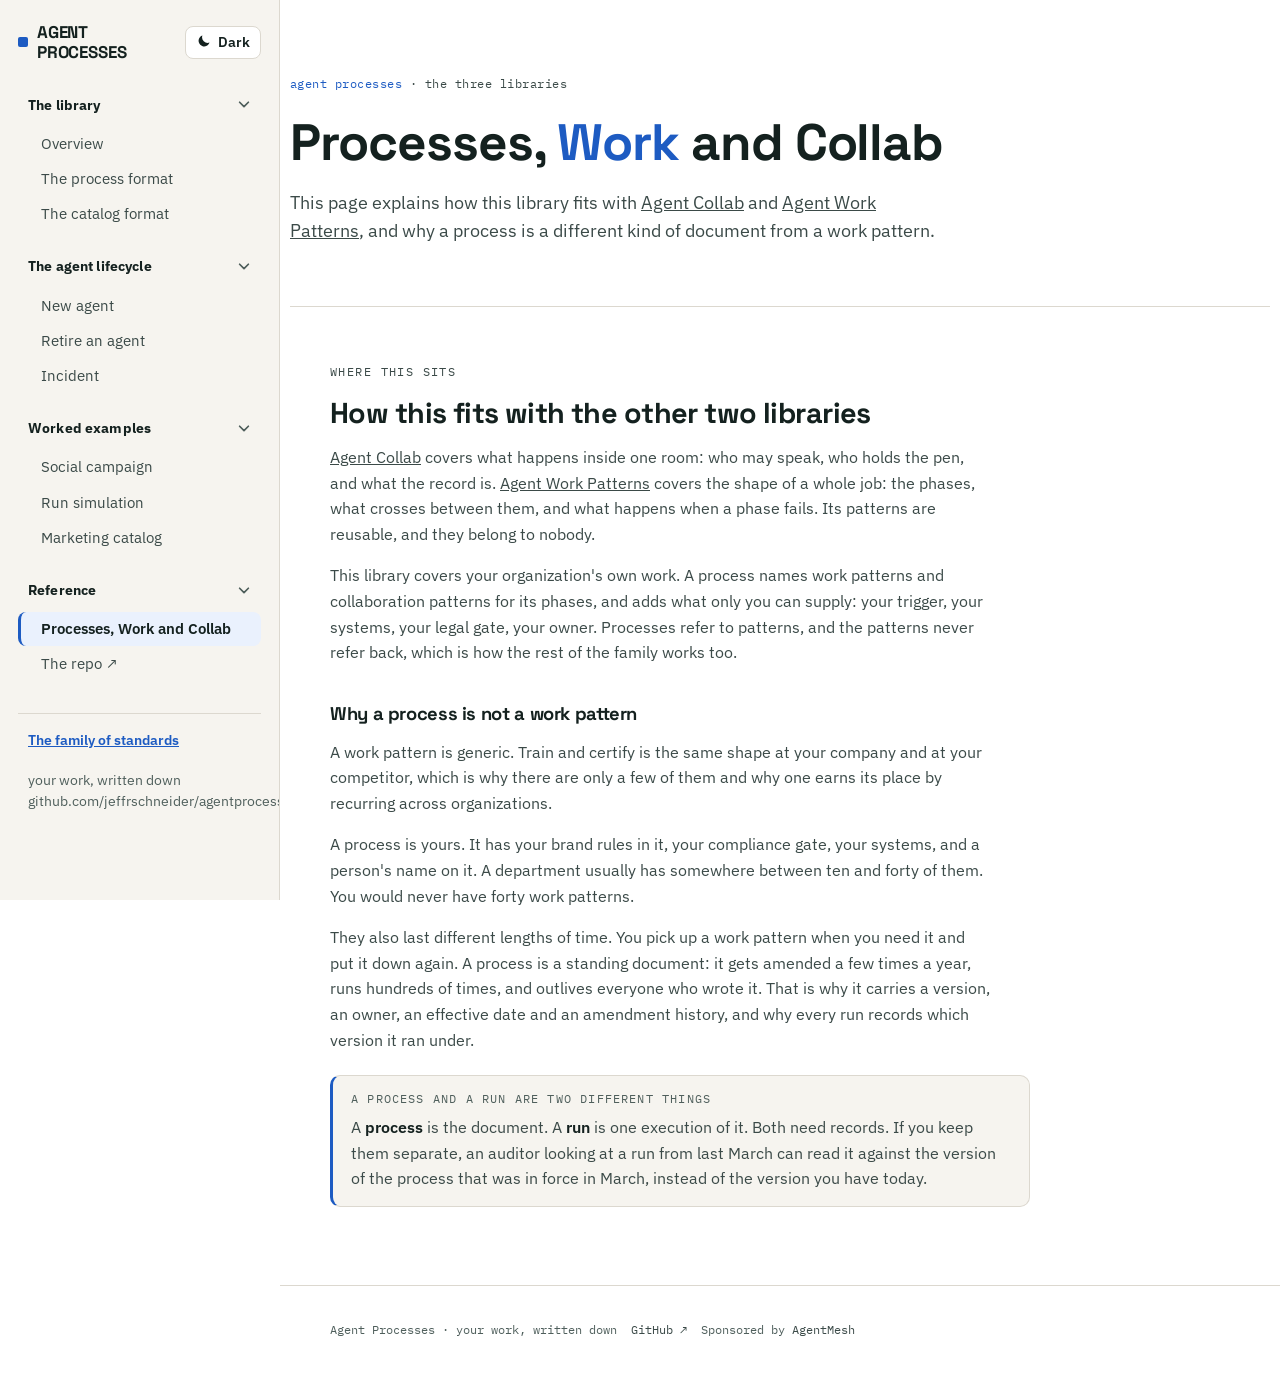
<file: processes-work-and-collab.html>
<!DOCTYPE html>
<html lang="en">
<head>
  <meta charset="UTF-8">
  <script async src="/ga.js"></script>
  <meta name="viewport" content="width=device-width, initial-scale=1.0">
  <title>Processes, Work and Collab · Agent Processes</title>
  <meta name="description" content="How the three libraries fit together: Agent Collab covers one room, Agent Work Patterns covers a whole job, and Agent Processes covers your organization's own work.">
  <meta property="og:type" content="website">
  <meta property="og:site_name" content="Agent Processes">
  <meta property="og:title" content="Processes, Work and Collab · Agent Processes">
  <meta property="og:description" content="How the three libraries fit together: Agent Collab covers one room, Agent Work Patterns covers a whole job, and Agent Processes covers your organization's own work.">
  <meta property="og:url" content="https://agentprocesses.ai/processes-work-and-collab.html">
  <meta property="og:image" content="https://agentprocesses.ai/brand/png/og-image.png">
  <meta property="og:image:width" content="1200">
  <meta property="og:image:height" content="630">
  <meta property="og:image:alt" content="Agent Processes: digitize your processes so agents can run them. agentprocesses.ai">
  <meta name="twitter:card" content="summary_large_image">
  <link rel="icon" type="image/svg+xml" href="favicon.svg">
  <link rel="preconnect" href="https://fonts.googleapis.com">
  <link rel="preconnect" href="https://fonts.gstatic.com" crossorigin>
  <link href="https://fonts.googleapis.com/css2?family=Space+Grotesk:wght@500;600;700&family=IBM+Plex+Sans:wght@400;500;600&family=IBM+Plex+Mono:wght@400;500;600&display=swap" rel="stylesheet">
  <link rel="stylesheet" href="site.css">
  <link rel="stylesheet" href="/theme.css">
  <script src="/theme.js"></script>
</head>
<body>
  <div class="layout">

    <aside class="rail sidenav" id="sidenav">
      <div class="sn-head">
        <a class="sn-brand" href="/"><span class="dot"></span>AGENT PROCESSES</a>
        <button class="sn-btn" id="theme-toggle" type="button" aria-label="Switch between light and dark"><span class="sn-to-dark"><svg viewBox="0 0 16 16" aria-hidden="true"><path d="M13.5 9.6A5.6 5.6 0 0 1 6.4 2.5a5.6 5.6 0 1 0 7.1 7.1z" fill="currentColor"/></svg></span><span class="sn-to-light"><svg viewBox="0 0 16 16" aria-hidden="true"><circle cx="8" cy="8" r="3.2" fill="currentColor"/><g stroke="currentColor" stroke-width="1.6" stroke-linecap="round"><path d="M8 1v1.8M8 13.2V15M1 8h1.8M13.2 8H15M3 3l1.3 1.3M11.7 11.7L13 13M3 13l1.3-1.3M11.7 4.3L13 3"/></g></svg></span><span class="sn-to-dark">Dark</span><span class="sn-to-light">Light</span></button>
        <button class="sn-btn sn-menu" id="menu-toggle" type="button" aria-expanded="false" aria-controls="sidenav"><svg viewBox="0 0 16 16" aria-hidden="true"><path d="M2 4h12M2 8h12M2 12h12" stroke="currentColor" stroke-width="1.8" stroke-linecap="round"/></svg>Menu</button>
      </div>
      <nav class="sn-nav" aria-label="agentprocesses.ai">
        <details class="sn-sec" open>
          <summary>The library<svg class="sn-chev" viewBox="0 0 16 16" aria-hidden="true"><path d="M6 3l5 5-5 5" fill="none" stroke="currentColor" stroke-width="2" stroke-linecap="round" stroke-linejoin="round"/></svg></summary>
          <div class="sn-items">
          <a href="/">Overview</a>
          <a href="/#format">The process format</a>
          <a href="/#catalog">The catalog format</a>
          </div>
        </details>
        <details class="sn-sec" open>
          <summary>The agent lifecycle<svg class="sn-chev" viewBox="0 0 16 16" aria-hidden="true"><path d="M6 3l5 5-5 5" fill="none" stroke="currentColor" stroke-width="2" stroke-linecap="round" stroke-linejoin="round"/></svg></summary>
          <div class="sn-items">
          <a href="new-agent.html">New agent</a>
          <a href="retire-an-agent.html">Retire an agent</a>
          <a href="incident.html">Incident</a>
          </div>
        </details>
        <details class="sn-sec" open>
          <summary>Worked examples<svg class="sn-chev" viewBox="0 0 16 16" aria-hidden="true"><path d="M6 3l5 5-5 5" fill="none" stroke="currentColor" stroke-width="2" stroke-linecap="round" stroke-linejoin="round"/></svg></summary>
          <div class="sn-items">
          <a href="social-campaign.html">Social campaign</a>
          <a href="run-simulation.html">Run simulation</a>
          <a href="marketing-catalog.html">Marketing catalog</a>
          </div>
        </details>
        <details class="sn-sec" open>
          <summary>Reference<svg class="sn-chev" viewBox="0 0 16 16" aria-hidden="true"><path d="M6 3l5 5-5 5" fill="none" stroke="currentColor" stroke-width="2" stroke-linecap="round" stroke-linejoin="round"/></svg></summary>
          <div class="sn-items">
          <a class="on" href="processes-work-and-collab.html">Processes, Work and Collab</a>
          <a href="https://github.com/jeffrschneider/agentprocesses">The repo &#8599;</a>
          </div>
        </details>
      </nav>
      <div class="sn-foot"><a href="https://agentmesh.ai/standards.html">The family of standards</a><br><br>
      your work, written down<br>github.com/jeffrschneider/agentprocesses</div>
    </aside>

    <main class="main" id="top">

      <div class="wrap hero">
        <span class="eyebrow"><span class="tag">agent processes</span> &middot; the three libraries</span>
        <h1>Processes, <span class="am">Work</span> and Collab</h1>
        <p class="lede">This page explains how this library fits with
          <a href="https://agentcollab.dev">Agent Collab</a> and
          <a href="https://agentworkpatterns.com">Agent Work Patterns</a>, and why a process
          is a different kind of document from a work pattern.</p>
      </div>

      <section class="band" id="where">
        <div class="wrap">
          <p class="kicker">where this sits</p>
          <h2>How this fits with the other two libraries</h2>
          <p><a href="https://agentcollab.dev">Agent Collab</a> covers what happens inside one
            room: who may speak, who holds the pen, and what the record is.
            <a href="https://agentworkpatterns.com">Agent Work Patterns</a> covers the shape of
            a whole job: the phases, what crosses between them, and what happens when a phase
            fails. Its patterns are reusable, and they belong to nobody.</p>
          <p>This library covers your organization's own work. A process names work patterns
            and collaboration patterns for its phases, and adds what only you can supply: your
            trigger, your systems, your legal gate, your owner. Processes refer to patterns, and the
            patterns never refer back, which is how the rest of the family works too.</p>

          <h3>Why a process is not a work pattern</h3>
          <p>A work pattern is generic. Train and certify is the same shape at your company and
            at your competitor, which is why there are only a few of them and why one earns its
            place by recurring across organizations.</p>
          <p>A process is yours. It has your brand rules in it, your compliance gate, your
            systems, and a person's name on it. A department usually has somewhere between ten
            and forty of them. You would never have forty work patterns.</p>
          <p>They also last different lengths of time. You pick up a work pattern when you
            need it and put it down again. A process is a standing document: it gets amended a
            few times a year, runs hundreds of times, and outlives everyone who wrote it. That
            is why it carries a version, an owner, an effective date and an amendment history,
            and why every run records which version it ran under.</p>
          <div class="callout">
            <div class="t">a process and a run are two different things</div>
            <p>A <b>process</b> is the document. A <b>run</b> is one execution of it. Both need
              records. If you keep them separate, an auditor looking at a run from last March can
              read it against the version of the process that was in force in March, instead of
              the version you have today.</p>
          </div>
        </div>
      </section>

      <footer>
        <div class="wrap">
          <span>Agent Processes &middot; your work, written down</span>
          <a href="https://github.com/jeffrschneider/agentprocesses">GitHub &#8599;</a>
          <span>Sponsored by <a href="https://agentmesh.ai/">AgentMesh</a></span>
        </div>
      </footer>

    </main>
  </div>
</body>
</html>
</file>
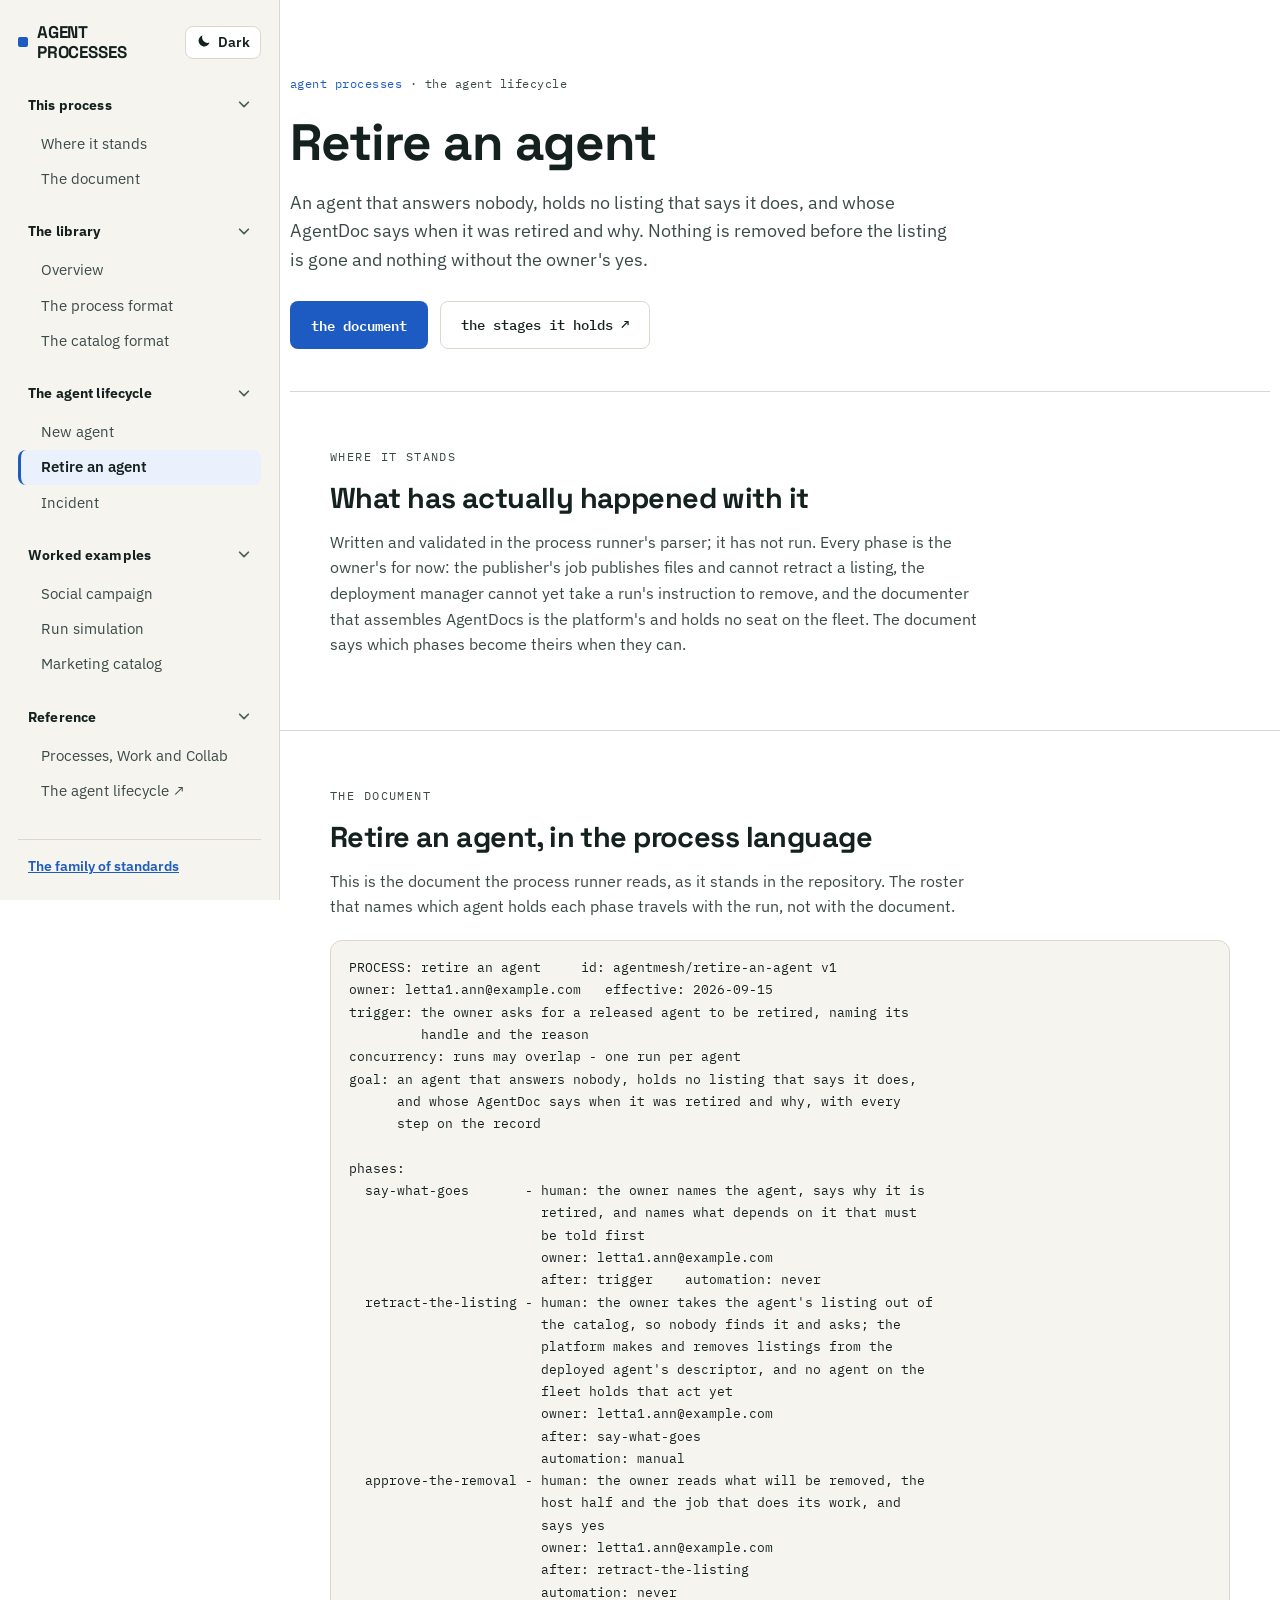
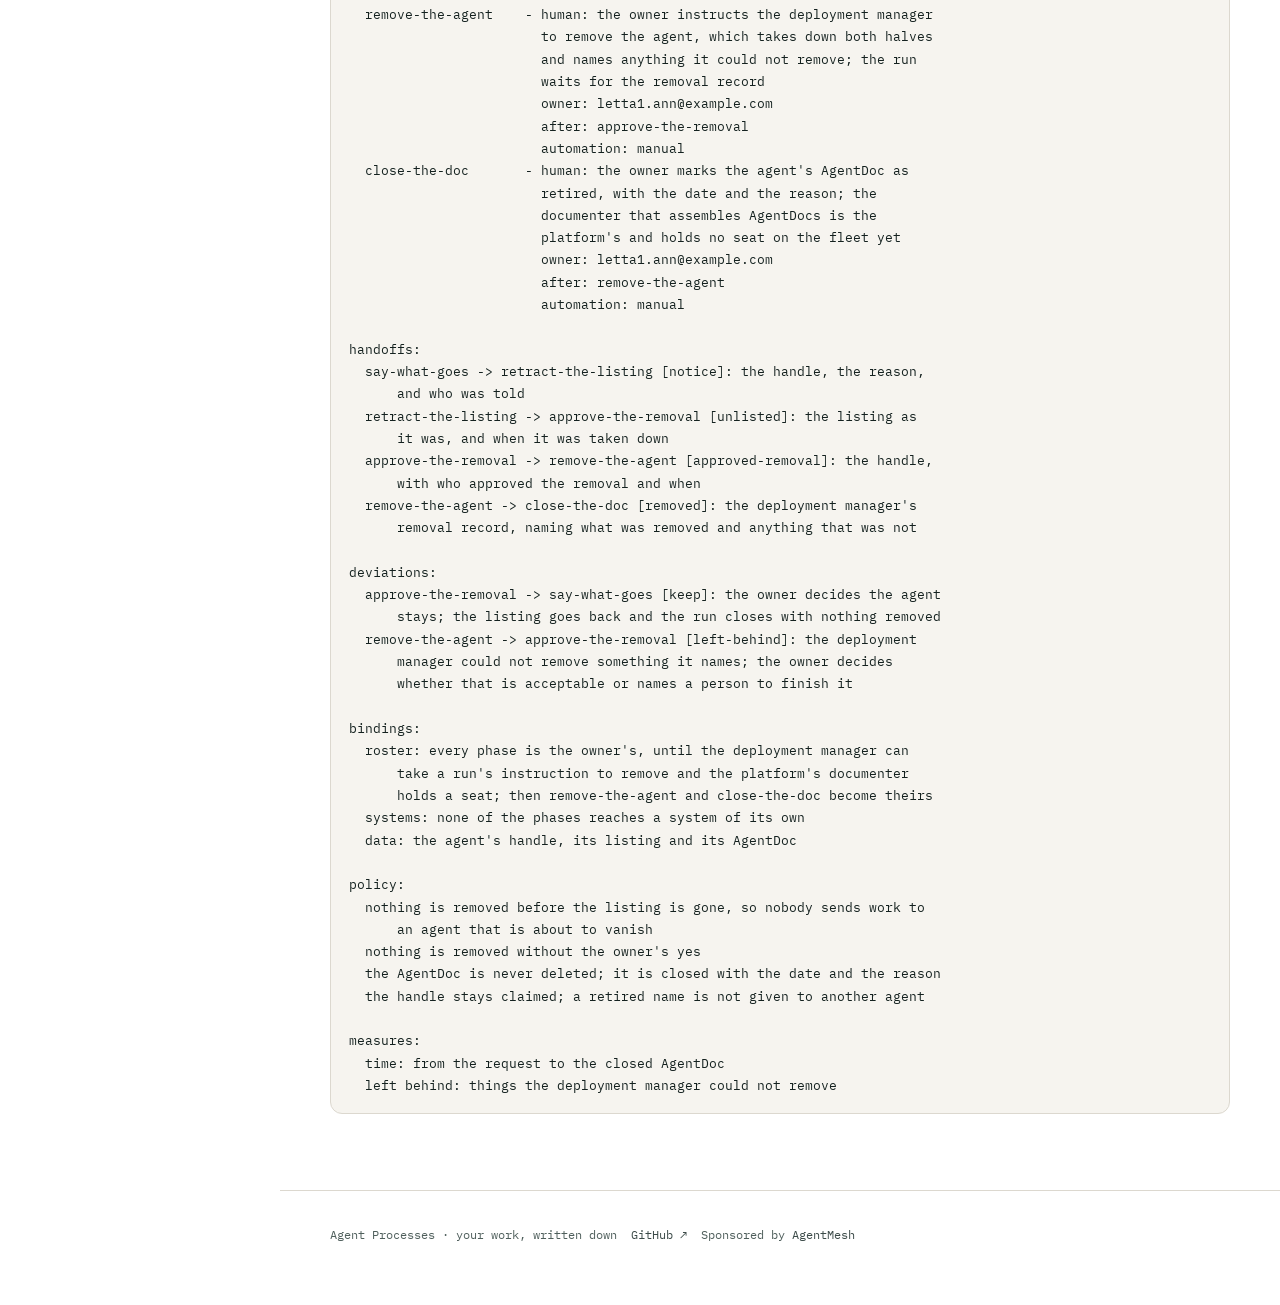
<file: retire-an-agent.html>
<!DOCTYPE html>
<html lang="en">
<head>
  <meta charset="UTF-8">
  <script async src="/ga.js"></script>
  <meta name="viewport" content="width=device-width, initial-scale=1.0">
  <title>Retire an agent · Agent Processes</title>
  <meta name="description" content="The process that takes a released agent out of service: the listing down, the owner&#x27;s yes, the removal, the AgentDoc closed.">
  <meta property="og:type" content="website">
  <meta property="og:site_name" content="Agent Processes">
  <meta property="og:title" content="Retire an agent · Agent Processes">
  <meta property="og:description" content="The process that takes a released agent out of service: the listing down, the owner&#x27;s yes, the removal, the AgentDoc closed.">
  <meta property="og:url" content="https://agentprocesses.ai/retire-an-agent.html">
  <meta property="og:image" content="https://agentprocesses.ai/brand/png/og-image.png">
  <meta property="og:image:width" content="1200">
  <meta property="og:image:height" content="630">
  <meta property="og:image:alt" content="Agent Processes: digitize your processes so agents can run them. agentprocesses.ai">
  <meta name="twitter:card" content="summary_large_image">
  <link rel="icon" type="image/svg+xml" href="favicon.svg">
  <link rel="preconnect" href="https://fonts.googleapis.com">
  <link rel="preconnect" href="https://fonts.gstatic.com" crossorigin>
  <link href="https://fonts.googleapis.com/css2?family=Space+Grotesk:wght@500;600;700&family=IBM+Plex+Sans:wght@400;500;600&family=IBM+Plex+Mono:wght@400;500;600&display=swap" rel="stylesheet">
  <link rel="stylesheet" href="site.css">
  <link rel="stylesheet" href="/theme.css">
  <script src="/theme.js"></script>
</head>
<body>
  <div class="layout">
    <aside class="rail sidenav" id="sidenav">
      <div class="sn-head">
        <a class="sn-brand" href="/"><span class="dot"></span>AGENT PROCESSES</a>
        <button class="sn-btn" id="theme-toggle" type="button" aria-label="Switch between light and dark"><span class="sn-to-dark"><svg viewBox="0 0 16 16" aria-hidden="true"><path d="M13.5 9.6A5.6 5.6 0 0 1 6.4 2.5a5.6 5.6 0 1 0 7.1 7.1z" fill="currentColor"/></svg></span><span class="sn-to-light"><svg viewBox="0 0 16 16" aria-hidden="true"><circle cx="8" cy="8" r="3.2" fill="currentColor"/><g stroke="currentColor" stroke-width="1.6" stroke-linecap="round"><path d="M8 1v1.8M8 13.2V15M1 8h1.8M13.2 8H15M3 3l1.3 1.3M11.7 11.7L13 13M3 13l1.3-1.3M11.7 4.3L13 3"/></g></svg></span><span class="sn-to-dark">Dark</span><span class="sn-to-light">Light</span></button>
        <button class="sn-btn sn-menu" id="menu-toggle" type="button" aria-expanded="false" aria-controls="sidenav"><svg viewBox="0 0 16 16" aria-hidden="true"><path d="M2 4h12M2 8h12M2 12h12" stroke="currentColor" stroke-width="1.8" stroke-linecap="round"/></svg>Menu</button>
      </div>
      <nav class="sn-nav" aria-label="agentprocesses.ai">
        <details class="sn-sec" open>
          <summary>This process<svg class="sn-chev" viewBox="0 0 16 16" aria-hidden="true"><path d="M6 3l5 5-5 5" fill="none" stroke="currentColor" stroke-width="2" stroke-linecap="round" stroke-linejoin="round"/></svg></summary>
          <div class="sn-items">
          <a href="#status">Where it stands</a>
          <a href="#document">The document</a>
          </div>
        </details>
        <details class="sn-sec" open>
          <summary>The library<svg class="sn-chev" viewBox="0 0 16 16" aria-hidden="true"><path d="M6 3l5 5-5 5" fill="none" stroke="currentColor" stroke-width="2" stroke-linecap="round" stroke-linejoin="round"/></svg></summary>
          <div class="sn-items">
          <a href="/">Overview</a>
          <a href="/#format">The process format</a>
          <a href="/#catalog">The catalog format</a>
          </div>
        </details>
        <details class="sn-sec" open>
          <summary>The agent lifecycle<svg class="sn-chev" viewBox="0 0 16 16" aria-hidden="true"><path d="M6 3l5 5-5 5" fill="none" stroke="currentColor" stroke-width="2" stroke-linecap="round" stroke-linejoin="round"/></svg></summary>
          <div class="sn-items">
          <a href="new-agent.html">New agent</a>
          <a class="on" href="retire-an-agent.html">Retire an agent</a>
          <a href="incident.html">Incident</a>
          </div>
        </details>
        <details class="sn-sec" open>
          <summary>Worked examples<svg class="sn-chev" viewBox="0 0 16 16" aria-hidden="true"><path d="M6 3l5 5-5 5" fill="none" stroke="currentColor" stroke-width="2" stroke-linecap="round" stroke-linejoin="round"/></svg></summary>
          <div class="sn-items">
          <a href="social-campaign.html">Social campaign</a>
          <a href="run-simulation.html">Run simulation</a>
          <a href="marketing-catalog.html">Marketing catalog</a>
          </div>
        </details>
        <details class="sn-sec" open>
          <summary>Reference<svg class="sn-chev" viewBox="0 0 16 16" aria-hidden="true"><path d="M6 3l5 5-5 5" fill="none" stroke="currentColor" stroke-width="2" stroke-linecap="round" stroke-linejoin="round"/></svg></summary>
          <div class="sn-items">
          <a href="processes-work-and-collab.html">Processes, Work and Collab</a>
          <a href="https://agenticdevelopment.ai/">The agent lifecycle &#8599;</a>
          </div>
        </details>
      </nav>
      <div class="sn-foot"><a href="https://agentmesh.ai/standards.html">The family of standards</a><br><br>
      your work, written down<br>github.com/jeffrschneider/agentprocesses</div>
    </aside>
    <main class="main" id="top">
      <div class="wrap hero">
        <span class="eyebrow"><span class="tag">agent processes</span> &middot; the agent lifecycle</span>
        <h1>Retire an agent</h1>
        <p class="lede">An agent that answers nobody, holds no listing that says it does, and whose AgentDoc says when it was retired and why. Nothing is removed before the listing is gone and nothing without the owner&#x27;s yes.</p>
        <div class="cta">
          <a class="btn btn-lead" href="#document">the document</a>
          <a class="btn btn-ghost" href="https://agenticdevelopment.ai/stages.html">the stages it holds &#8599;</a>
        </div>
      </div>
      <section class="band" id="status">
        <div class="wrap">
          <p class="kicker">where it stands</p>
          <h2>What has actually happened with it</h2>
          <p>Written and validated in the process runner&#x27;s parser; it has not run. Every phase is the owner&#x27;s for now: the publisher&#x27;s job publishes files and cannot retract a listing, the deployment manager cannot yet take a run&#x27;s instruction to remove, and the documenter that assembles AgentDocs is the platform&#x27;s and holds no seat on the fleet. The document says which phases become theirs when they can.</p>
        </div>
      </section>
      <section class="band" id="document">
        <div class="wrap">
          <p class="kicker">the document</p>
          <h2>Retire an agent, in the process language</h2>
          <p>This is the document the process runner reads, as it stands in the repository. The roster that names which agent holds each phase travels with the run, not with the document.</p>
          <pre class="code">PROCESS: retire an agent     id: agentmesh/retire-an-agent v1
owner: letta1.ann@example.com   effective: 2026-09-15
trigger: the owner asks for a released agent to be retired, naming its
         handle and the reason
concurrency: runs may overlap - one run per agent
goal: an agent that answers nobody, holds no listing that says it does,
      and whose AgentDoc says when it was retired and why, with every
      step on the record

phases:
  say-what-goes       - human: the owner names the agent, says why it is
                        retired, and names what depends on it that must
                        be told first
                        owner: letta1.ann@example.com
                        after: trigger    automation: never
  retract-the-listing - human: the owner takes the agent&#x27;s listing out of
                        the catalog, so nobody finds it and asks; the
                        platform makes and removes listings from the
                        deployed agent&#x27;s descriptor, and no agent on the
                        fleet holds that act yet
                        owner: letta1.ann@example.com
                        after: say-what-goes
                        automation: manual
  approve-the-removal - human: the owner reads what will be removed, the
                        host half and the job that does its work, and
                        says yes
                        owner: letta1.ann@example.com
                        after: retract-the-listing
                        automation: never
  remove-the-agent    - human: the owner instructs the deployment manager
                        to remove the agent, which takes down both halves
                        and names anything it could not remove; the run
                        waits for the removal record
                        owner: letta1.ann@example.com
                        after: approve-the-removal
                        automation: manual
  close-the-doc       - human: the owner marks the agent&#x27;s AgentDoc as
                        retired, with the date and the reason; the
                        documenter that assembles AgentDocs is the
                        platform&#x27;s and holds no seat on the fleet yet
                        owner: letta1.ann@example.com
                        after: remove-the-agent
                        automation: manual

handoffs:
  say-what-goes -&gt; retract-the-listing [notice]: the handle, the reason,
      and who was told
  retract-the-listing -&gt; approve-the-removal [unlisted]: the listing as
      it was, and when it was taken down
  approve-the-removal -&gt; remove-the-agent [approved-removal]: the handle,
      with who approved the removal and when
  remove-the-agent -&gt; close-the-doc [removed]: the deployment manager&#x27;s
      removal record, naming what was removed and anything that was not

deviations:
  approve-the-removal -&gt; say-what-goes [keep]: the owner decides the agent
      stays; the listing goes back and the run closes with nothing removed
  remove-the-agent -&gt; approve-the-removal [left-behind]: the deployment
      manager could not remove something it names; the owner decides
      whether that is acceptable or names a person to finish it

bindings:
  roster: every phase is the owner&#x27;s, until the deployment manager can
      take a run&#x27;s instruction to remove and the platform&#x27;s documenter
      holds a seat; then remove-the-agent and close-the-doc become theirs
  systems: none of the phases reaches a system of its own
  data: the agent&#x27;s handle, its listing and its AgentDoc

policy:
  nothing is removed before the listing is gone, so nobody sends work to
      an agent that is about to vanish
  nothing is removed without the owner&#x27;s yes
  the AgentDoc is never deleted; it is closed with the date and the reason
  the handle stays claimed; a retired name is not given to another agent

measures:
  time: from the request to the closed AgentDoc
  left behind: things the deployment manager could not remove
</pre>
        </div>
      </section>
      <footer>
        <div class="wrap">
          <span>Agent Processes &middot; your work, written down</span>
          <a href="https://github.com/jeffrschneider/agentprocesses">GitHub &#8599;</a>
          <span>Sponsored by <a href="https://agentmesh.ai/">AgentMesh</a></span>
        </div>
      </footer>
    </main>
  </div>
</body>
</html>
</file>
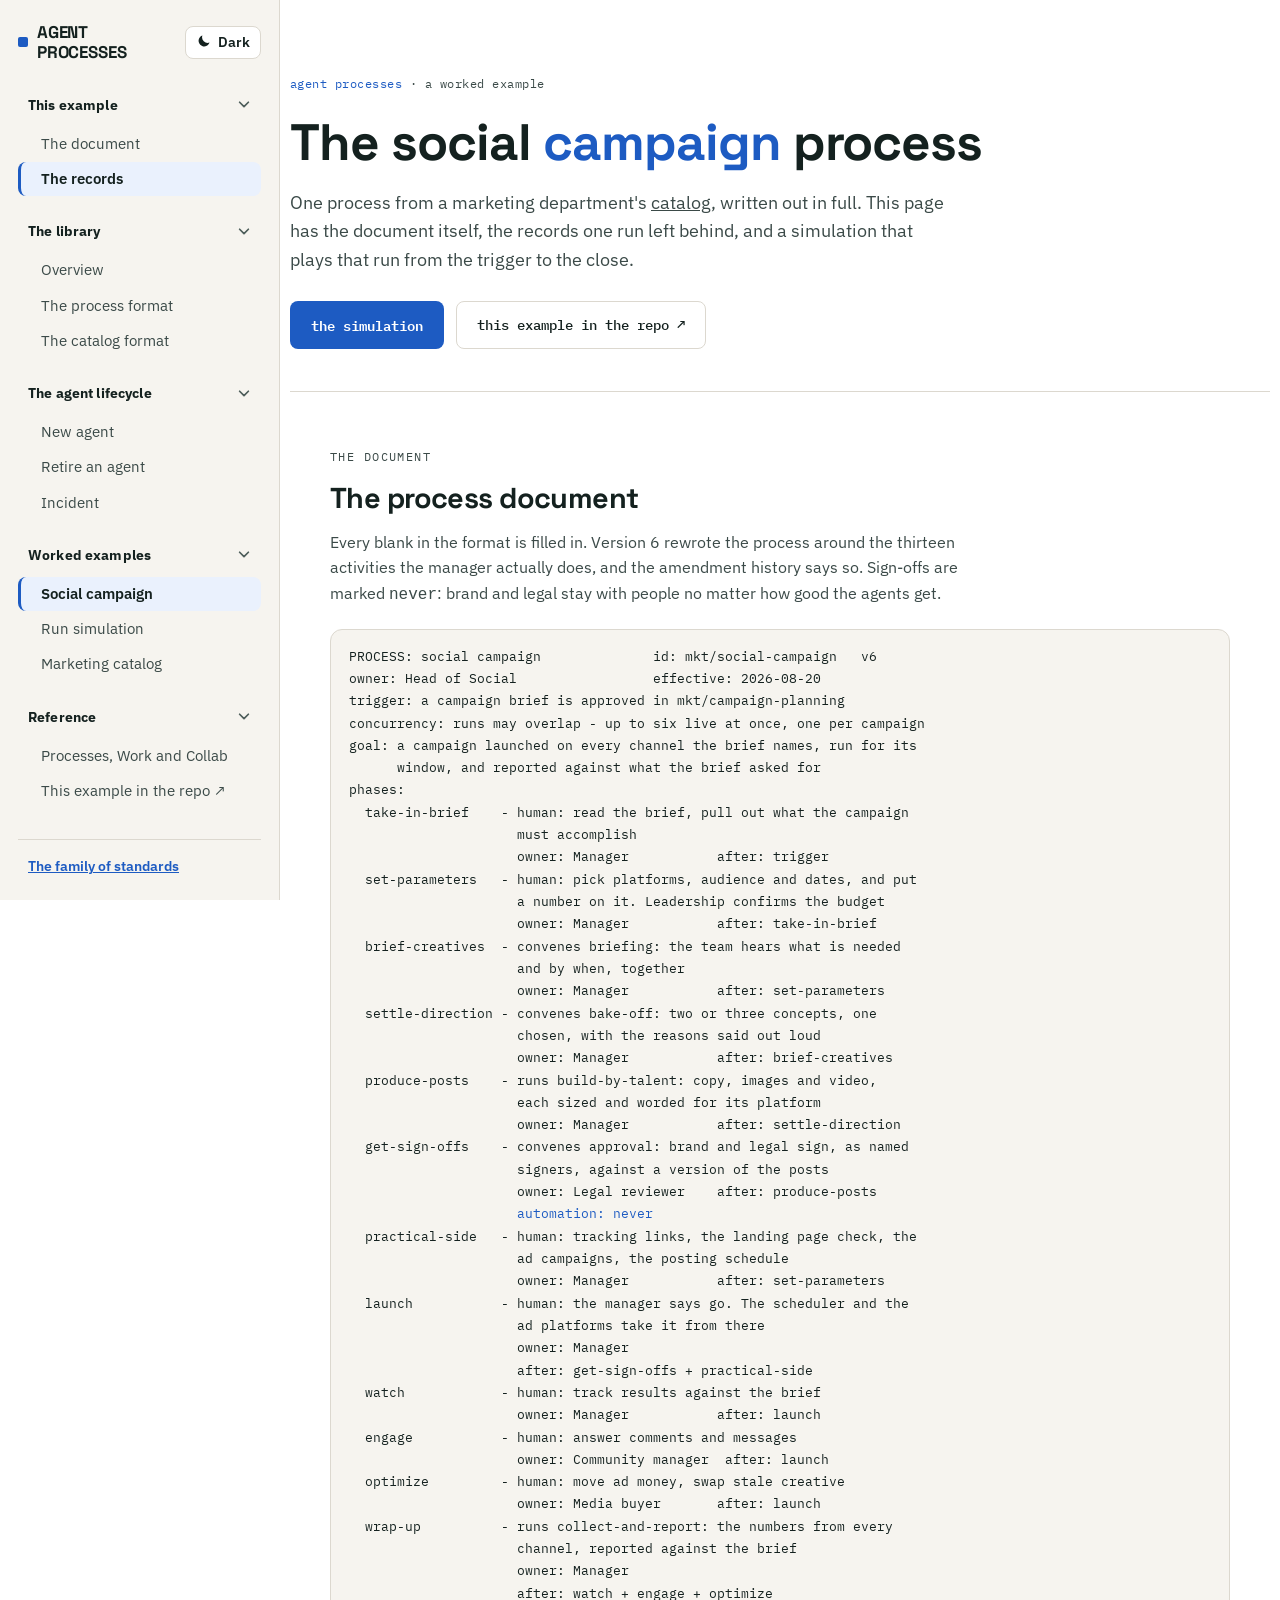
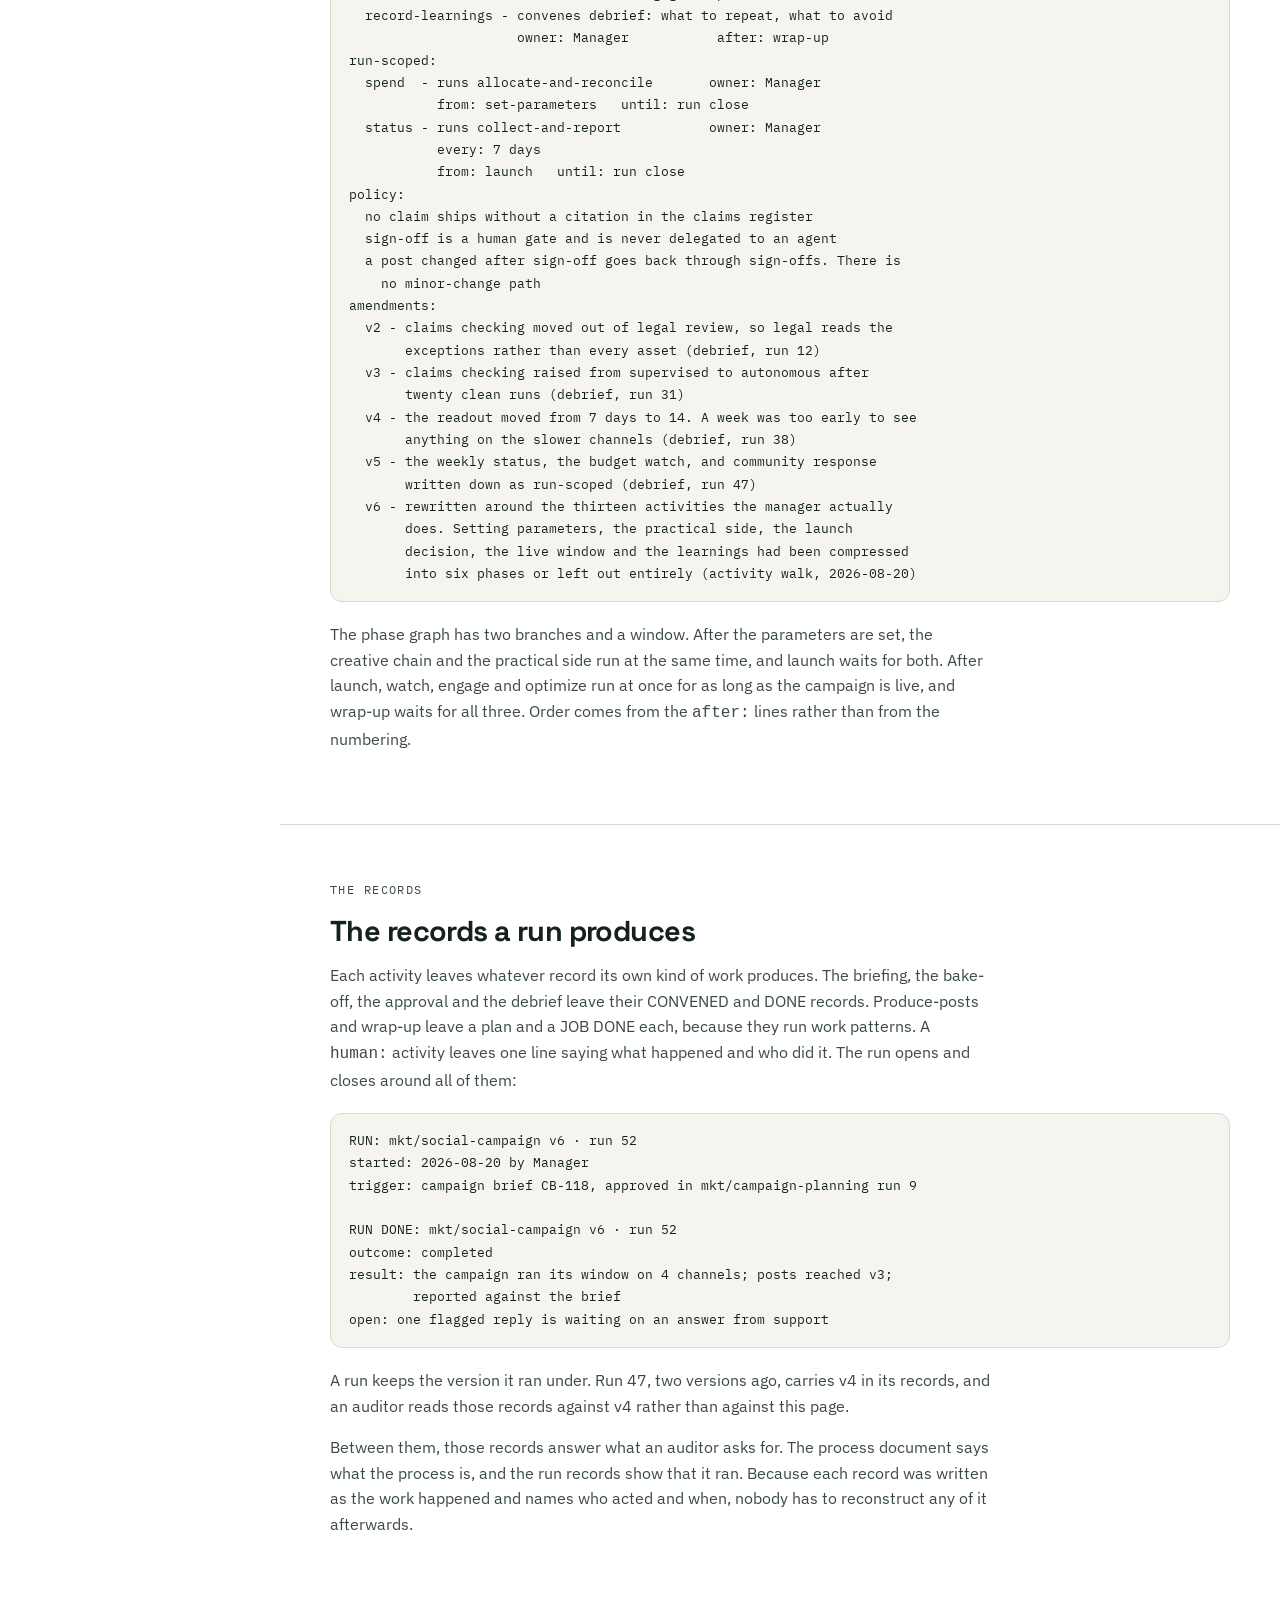
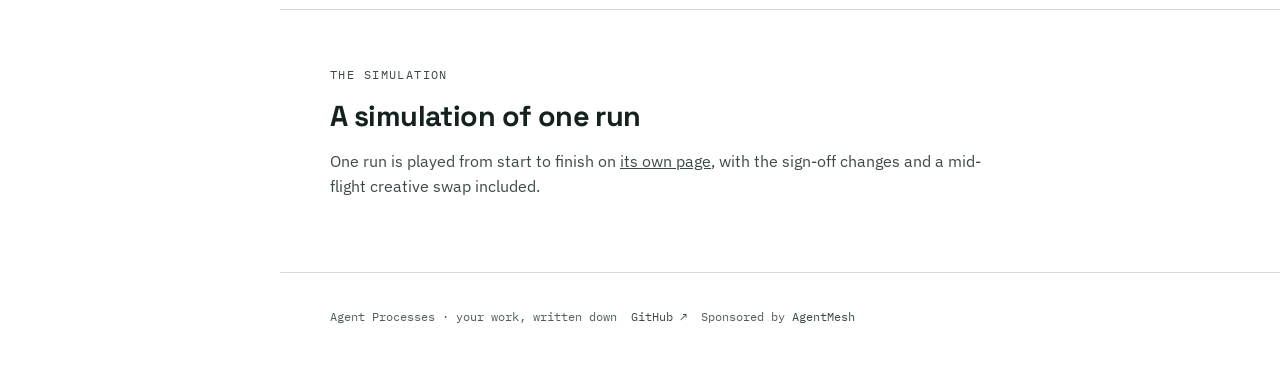
<file: social-campaign.html>
<!DOCTYPE html>
<html lang="en">
<head>
  <meta charset="UTF-8">
  <script async src="/ga.js"></script>
  <meta name="viewport" content="width=device-width, initial-scale=1.0">
  <title>The social campaign process · Agent Processes</title>
  <meta name="description" content="One process written out in full: the document at version 5, the records run 47 left behind, and a simulation that plays that run from the trigger to the close.">
  <meta property="og:type" content="website">
  <meta property="og:site_name" content="Agent Processes">
  <meta property="og:title" content="The social campaign process · Agent Processes">
  <meta property="og:description" content="One process written out in full: the document at version 5, the records run 47 left behind, and a simulation that plays that run from the trigger to the close.">
  <meta property="og:url" content="https://agentprocesses.ai/social-campaign.html">
  <meta property="og:image" content="https://agentprocesses.ai/brand/png/og-image.png">
  <meta property="og:image:width" content="1200">
  <meta property="og:image:height" content="630">
  <meta property="og:image:alt" content="Agent Processes: digitize your processes so agents can run them. agentprocesses.ai">
  <meta name="twitter:card" content="summary_large_image">
  <link rel="icon" type="image/svg+xml" href="favicon.svg">
  <link rel="preconnect" href="https://fonts.googleapis.com">
  <link rel="preconnect" href="https://fonts.gstatic.com" crossorigin>
  <link href="https://fonts.googleapis.com/css2?family=Space+Grotesk:wght@500;600;700&family=IBM+Plex+Sans:wght@400;500;600&family=IBM+Plex+Mono:wght@400;500;600&display=swap" rel="stylesheet">
  <link rel="stylesheet" href="site.css">
  <link rel="stylesheet" href="/theme.css">
  <script src="/theme.js"></script>
</head>
<body>
  <div class="layout">

    <aside class="rail sidenav" id="sidenav">
      <div class="sn-head">
        <a class="sn-brand" href="/"><span class="dot"></span>AGENT PROCESSES</a>
        <button class="sn-btn" id="theme-toggle" type="button" aria-label="Switch between light and dark"><span class="sn-to-dark"><svg viewBox="0 0 16 16" aria-hidden="true"><path d="M13.5 9.6A5.6 5.6 0 0 1 6.4 2.5a5.6 5.6 0 1 0 7.1 7.1z" fill="currentColor"/></svg></span><span class="sn-to-light"><svg viewBox="0 0 16 16" aria-hidden="true"><circle cx="8" cy="8" r="3.2" fill="currentColor"/><g stroke="currentColor" stroke-width="1.6" stroke-linecap="round"><path d="M8 1v1.8M8 13.2V15M1 8h1.8M13.2 8H15M3 3l1.3 1.3M11.7 11.7L13 13M3 13l1.3-1.3M11.7 4.3L13 3"/></g></svg></span><span class="sn-to-dark">Dark</span><span class="sn-to-light">Light</span></button>
        <button class="sn-btn sn-menu" id="menu-toggle" type="button" aria-expanded="false" aria-controls="sidenav"><svg viewBox="0 0 16 16" aria-hidden="true"><path d="M2 4h12M2 8h12M2 12h12" stroke="currentColor" stroke-width="1.8" stroke-linecap="round"/></svg>Menu</button>
      </div>
      <nav class="sn-nav" aria-label="agentprocesses.ai">
        <details class="sn-sec" open>
          <summary>This example<svg class="sn-chev" viewBox="0 0 16 16" aria-hidden="true"><path d="M6 3l5 5-5 5" fill="none" stroke="currentColor" stroke-width="2" stroke-linecap="round" stroke-linejoin="round"/></svg></summary>
          <div class="sn-items">
          <a href="#document">The document</a>
          <a href="#records">The records</a>
          </div>
        </details>
        <details class="sn-sec" open>
          <summary>The library<svg class="sn-chev" viewBox="0 0 16 16" aria-hidden="true"><path d="M6 3l5 5-5 5" fill="none" stroke="currentColor" stroke-width="2" stroke-linecap="round" stroke-linejoin="round"/></svg></summary>
          <div class="sn-items">
          <a href="/">Overview</a>
          <a href="/#format">The process format</a>
          <a href="/#catalog">The catalog format</a>
          </div>
        </details>
        <details class="sn-sec" open>
          <summary>The agent lifecycle<svg class="sn-chev" viewBox="0 0 16 16" aria-hidden="true"><path d="M6 3l5 5-5 5" fill="none" stroke="currentColor" stroke-width="2" stroke-linecap="round" stroke-linejoin="round"/></svg></summary>
          <div class="sn-items">
          <a href="new-agent.html">New agent</a>
          <a href="retire-an-agent.html">Retire an agent</a>
          <a href="incident.html">Incident</a>
          </div>
        </details>
        <details class="sn-sec" open>
          <summary>Worked examples<svg class="sn-chev" viewBox="0 0 16 16" aria-hidden="true"><path d="M6 3l5 5-5 5" fill="none" stroke="currentColor" stroke-width="2" stroke-linecap="round" stroke-linejoin="round"/></svg></summary>
          <div class="sn-items">
          <a class="on" href="social-campaign.html">Social campaign</a>
          <a href="run-simulation.html">Run simulation</a>
          <a href="marketing-catalog.html">Marketing catalog</a>
          </div>
        </details>
        <details class="sn-sec" open>
          <summary>Reference<svg class="sn-chev" viewBox="0 0 16 16" aria-hidden="true"><path d="M6 3l5 5-5 5" fill="none" stroke="currentColor" stroke-width="2" stroke-linecap="round" stroke-linejoin="round"/></svg></summary>
          <div class="sn-items">
          <a href="processes-work-and-collab.html">Processes, Work and Collab</a>
          <a href="https://github.com/jeffrschneider/agentprocesses/blob/main/examples/social-campaign.md">This example in the repo &#8599;</a>
          </div>
        </details>
      </nav>
      <div class="sn-foot"><a href="https://agentmesh.ai/standards.html">The family of standards</a><br><br>
      your work, written down<br>github.com/jeffrschneider/agentprocesses</div>
    </aside>

    <main class="main" id="top">

      <div class="wrap hero">
        <span class="eyebrow"><span class="tag">agent processes</span> &middot; a worked example</span>
        <h1>The social <span class="am">campaign</span> process</h1>
        <p class="lede">One process from a marketing department's
          <a href="marketing-catalog.html">catalog</a>, written out in full. This page has the
          document itself, the records one run left behind, and a simulation that plays that
          run from the trigger to the close.</p>
        <div class="cta">
          <a class="btn btn-lead" href="run-simulation.html">the simulation</a>
          <a class="btn btn-ghost" href="https://github.com/jeffrschneider/agentprocesses/blob/main/examples/social-campaign.md">this example in the repo &#8599;</a>
        </div>
      </div>

      <section class="band" id="document">
        <div class="wrap">
          <p class="kicker">the document</p>
          <h2>The process document</h2>
          <p>Every blank in the format is filled in. Version 6 rewrote the process around
            the thirteen activities the manager actually does, and the amendment history says
            so. Sign-offs are marked <code>never</code>: brand and legal stay with people no
            matter how good the agents get.</p>
          <pre class="code">PROCESS: social campaign              id: mkt/social-campaign   v6
owner: Head of Social                 effective: 2026-08-20
trigger: a campaign brief is approved in mkt/campaign-planning
concurrency: runs may overlap - up to six live at once, one per campaign
goal: a campaign launched on every channel the brief names, run for its
      window, and reported against what the brief asked for
phases:
  take-in-brief    - human: read the brief, pull out what the campaign
                     must accomplish
                     owner: Manager           after: trigger
  set-parameters   - human: pick platforms, audience and dates, and put
                     a number on it. Leadership confirms the budget
                     owner: Manager           after: take-in-brief
  brief-creatives  - convenes briefing: the team hears what is needed
                     and by when, together
                     owner: Manager           after: set-parameters
  settle-direction - convenes bake-off: two or three concepts, one
                     chosen, with the reasons said out loud
                     owner: Manager           after: brief-creatives
  produce-posts    - runs build-by-talent: copy, images and video,
                     each sized and worded for its platform
                     owner: Manager           after: settle-direction
  get-sign-offs    - convenes approval: brand and legal sign, as named
                     signers, against a version of the posts
                     owner: Legal reviewer    after: produce-posts
                     <span class="k">automation: never</span>
  practical-side   - human: tracking links, the landing page check, the
                     ad campaigns, the posting schedule
                     owner: Manager           after: set-parameters
  launch           - human: the manager says go. The scheduler and the
                     ad platforms take it from there
                     owner: Manager
                     after: get-sign-offs + practical-side
  watch            - human: track results against the brief
                     owner: Manager           after: launch
  engage           - human: answer comments and messages
                     owner: Community manager  after: launch
  optimize         - human: move ad money, swap stale creative
                     owner: Media buyer       after: launch
  wrap-up          - runs collect-and-report: the numbers from every
                     channel, reported against the brief
                     owner: Manager
                     after: watch + engage + optimize
  record-learnings - convenes debrief: what to repeat, what to avoid
                     owner: Manager           after: wrap-up
run-scoped:
  spend  - runs allocate-and-reconcile       owner: Manager
           from: set-parameters   until: run close
  status - runs collect-and-report           owner: Manager
           every: 7 days
           from: launch   until: run close
policy:
  no claim ships without a citation in the claims register
  sign-off is a human gate and is never delegated to an agent
  a post changed after sign-off goes back through sign-offs. There is
    no minor-change path
amendments:
  v2 - claims checking moved out of legal review, so legal reads the
       exceptions rather than every asset (debrief, run 12)
  v3 - claims checking raised from supervised to autonomous after
       twenty clean runs (debrief, run 31)
  v4 - the readout moved from 7 days to 14. A week was too early to see
       anything on the slower channels (debrief, run 38)
  v5 - the weekly status, the budget watch, and community response
       written down as run-scoped (debrief, run 47)
  v6 - rewritten around the thirteen activities the manager actually
       does. Setting parameters, the practical side, the launch
       decision, the live window and the learnings had been compressed
       into six phases or left out entirely (activity walk, 2026-08-20)</pre>
          <p>The phase graph has two branches and a window. After the parameters are set,
            the creative chain and the practical side run at the same time, and launch waits
            for both. After launch, watch, engage and optimize run at once for as long as the
            campaign is live, and wrap-up waits for all three. Order comes from the
            <code>after:</code> lines rather than from the numbering.</p>
        </div>
      </section>

      <section class="band" id="records">
        <div class="wrap">
          <p class="kicker">the records</p>
          <h2>The records a run produces</h2>
          <p>Each activity leaves whatever record its own kind of work produces. The
            briefing, the bake-off, the approval and the debrief leave their CONVENED and
            DONE records. Produce-posts and wrap-up leave a plan and a JOB DONE each, because
            they run work patterns. A <code>human:</code> activity leaves one line saying
            what happened and who did it. The run opens and closes around all of them:</p>
          <pre class="code">RUN: mkt/social-campaign v6 &middot; run 52
started: 2026-08-20 by Manager
trigger: campaign brief CB-118, approved in mkt/campaign-planning run 9

RUN DONE: mkt/social-campaign v6 &middot; run 52
outcome: completed
result: the campaign ran its window on 4 channels; posts reached v3;
        reported against the brief
open: one flagged reply is waiting on an answer from support</pre>
          <p>A run keeps the version it ran under. Run 47, two versions ago, carries v4 in
            its records, and an auditor reads those records against v4 rather than against
            this page.</p>
          <p>Between them, those records answer what an auditor asks for. The process document
            says what the process is, and the run records show that it ran. Because each record
            was written as the work happened and names who acted and when, nobody has to
            reconstruct any of it afterwards.</p>
        </div>
      </section>

      <section class="band" id="simulation">
        <div class="wrap">
          <p class="kicker">the simulation</p>
          <h2>A simulation of one run</h2>
          <p>One run is played from start to finish on
            <a href="run-simulation.html">its own page</a>, with the sign-off changes and a
            mid-flight creative swap included.</p>
        </div>
      </section>

      <footer>
        <div class="wrap">
          <span>Agent Processes &middot; your work, written down</span>
          <a href="https://github.com/jeffrschneider/agentprocesses">GitHub &#8599;</a>
          <span>Sponsored by <a href="https://agentmesh.ai/">AgentMesh</a></span>
        </div>
      </footer>

    </main>
  </div>
<script>
// The rail marker follows the section in view.
(() => {
  const links = [...document.querySelectorAll('.rail nav a[href^="#"]')];
  const byId = Object.fromEntries(links.map((a) => [a.getAttribute("href").slice(1), a]));
  const targets = Object.keys(byId).map((id) => document.getElementById(id)).filter(Boolean);
  function setOn(id) {
    links.forEach((a) => a.classList.toggle("on", a.getAttribute("href") === "#" + id));
  }
  const io = new IntersectionObserver((entries) => {
    const visible = entries.filter((e) => e.isIntersecting)
      .sort((a, b) => a.boundingClientRect.top - b.boundingClientRect.top);
    if (visible.length) setOn(visible[0].target.id);
  }, { rootMargin: "-20% 0px -60% 0px" });
  targets.forEach((t) => io.observe(t));
  links.forEach((a) => a.addEventListener("click", () => setOn(a.getAttribute("href").slice(1))));
})();
</script>
</body>
</html>
</file>
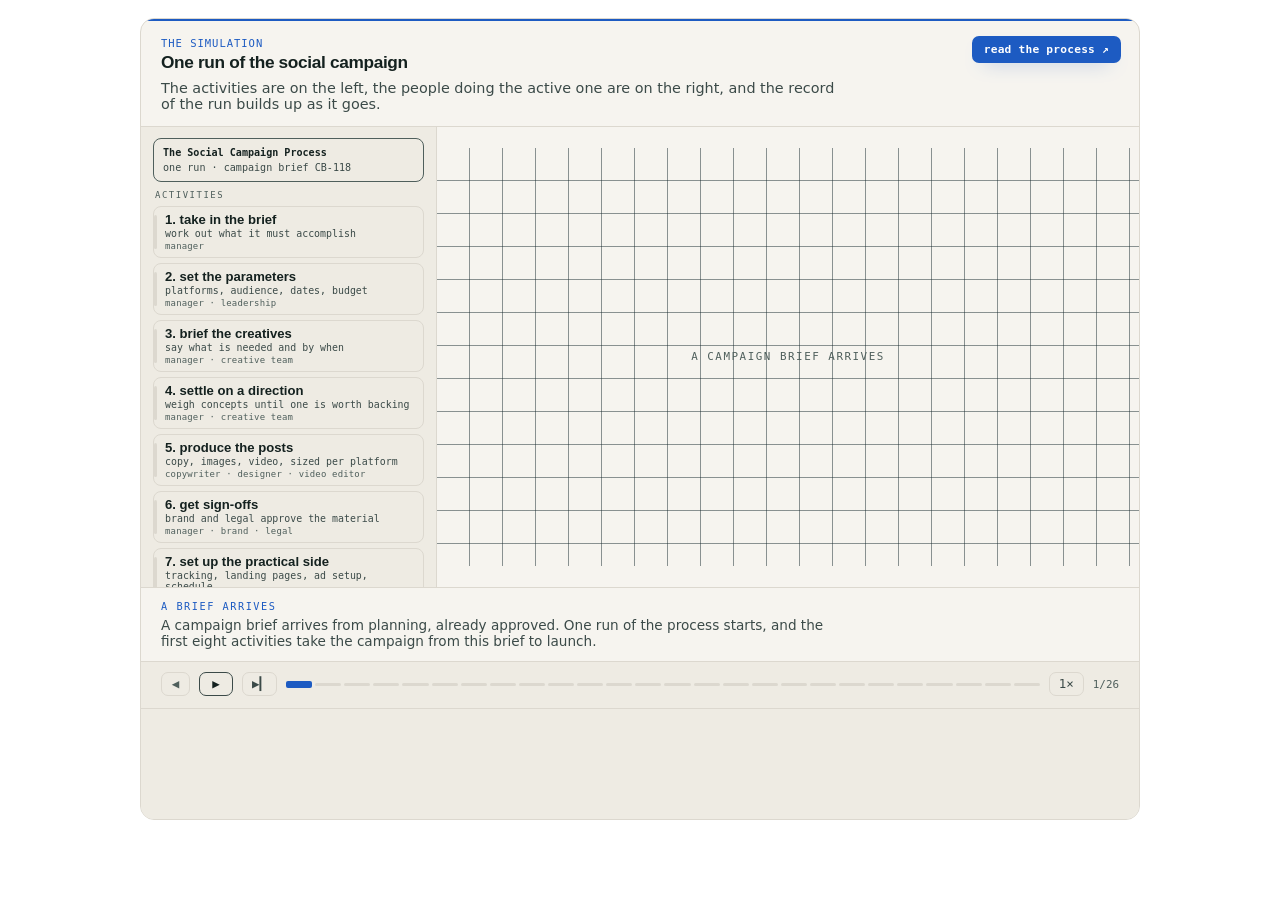
<file: sims/probe.html>
<!doctype html>
<meta charset="utf-8">
<title>psim probe</title>
<link rel="stylesheet" href="ps.css">
<link rel="stylesheet" href="/theme.css">
<script src="/theme.js"></script>
<style>
  body{ margin:0; background:var(--bg); padding:18px; }
  .frame{ max-width:1000px; margin:0 auto; }
</style>
<div class="frame"><div id="host" data-psim="social-campaign-run"></div></div>
<script src="ps-sim.js"></script>
<script src="scores/social-campaign-run.js"></script>
<script>
  var q = new URLSearchParams(location.search);
  var sim = PSim.mount(document.getElementById('host'), 'social-campaign-run');
  var step = parseInt(q.get('step') || '0', 10);
  sim.pause();
  sim.go(step, true);
</script>
</file>
<file: site.css>
/* ══════════ THE WIRE : design token system (processes: blue lead) ══════════ */
    :root{
      --ink:#0A1417; --panel:#0F1D22; --line:#1C2E33;
      --paper:#E7EFEC; --dim:#7C918C; --faint:#4A5D5A;
      --signal:#F2A93B; --verify:#43D6A6; --address:#6BA8FF; --broadcast:#B69CFF;
      --lead:var(--address);
      --disp:'Space Grotesk', sans-serif;
      --body:'IBM Plex Sans', system-ui, sans-serif;
      --wire:'IBM Plex Mono', ui-monospace, monospace;
    }
    *{ box-sizing:border-box; }
    html,body{ margin:0; }
    html{ scroll-behavior:smooth; }
    body{ background:var(--ink); color:var(--paper); font-family:var(--body);
      font-size:16px; line-height:1.6; -webkit-font-smoothing:antialiased;
      background-image:
        linear-gradient(var(--line) 1px, transparent 1px),
        linear-gradient(90deg, var(--line) 1px, transparent 1px);
      background-size:64px 64px, 64px 64px;
      background-position:-1px -1px;
    }
    body::before{
      content:""; position:fixed; inset:0; z-index:0; pointer-events:none;
      background:
        radial-gradient(80% 45% at 30% 0%, rgba(107,168,255,.10), transparent 60%),
        radial-gradient(70% 50% at 100% 10%, rgba(67,214,166,.07), transparent 55%),
        linear-gradient(180deg, rgba(10,20,23,.72), var(--ink) 62%);
    }
    a{ color:inherit; }

    .layout{ position:relative; z-index:1; display:grid; grid-template-columns:248px 1fr; min-height:100vh; }
    .rail{ border-right:1px solid var(--line); padding:26px 22px; position:sticky; top:0; align-self:start; height:100vh; overflow-y:auto; scrollbar-width:thin; }
    .brand{ font-family:var(--wire); font-weight:600; font-size:.82rem; letter-spacing:.02em;
      display:flex; align-items:center; gap:9px; color:var(--paper); text-decoration:none; margin-bottom:30px; }
    .brand .dot{ width:9px; height:9px; border-radius:2px; background:var(--lead);
      box-shadow:0 0 0 3px rgba(107,168,255,.15), 8px 0 0 -2px var(--verify), 16px 0 0 -2px var(--signal); }
    .rail .grp{ font-family:var(--wire); font-size:.64rem; letter-spacing:.18em; text-transform:uppercase;
      color:var(--faint); margin:16px 0 4px; }
    .rail .grp:first-child{ margin-top:0; }
    .rail nav a{ display:block; font-family:var(--wire); font-size:.8rem; color:var(--dim);
      text-decoration:none; padding:6px 0; border-left:2px solid transparent; padding-left:12px; margin-left:-12px; }
    .rail nav a:hover{ color:var(--paper); }
    .rail nav a.on{ color:var(--paper); border-left-color:var(--lead); }
    .rail .foot{ margin-top:26px; padding-top:18px; border-top:1px solid var(--line);
      font-family:var(--wire); font-size:.72rem; color:var(--faint); }

    .main{ min-width:0; }
    .wrap{ max-width:980px; margin:0 auto; padding:0 40px; }

    .eyebrow{ font-family:var(--wire); font-size:.76rem; letter-spacing:.04em; color:var(--dim); }
    .eyebrow .tag{ color:var(--lead); }
    h1,h2,h3{ font-family:var(--disp); font-weight:700; letter-spacing:-.02em; line-height:1.08; }
    .lede{ color:var(--dim); font-size:1.12rem; max-width:60ch; }

    .hero{ padding:74px 0 42px; border-bottom:1px solid var(--line); }
    .hero .eyebrow{ margin-bottom:22px; display:block; }
    .hero h1{ font-size:clamp(2.2rem,4.6vw,3.2rem); margin:0 0 18px; }
    .hero h1 .am{ color:var(--lead); }

    section.band{ padding:56px 0; border-bottom:1px solid var(--line); }
    section.band h2{ font-size:1.8rem; margin:0 0 14px; }
    section.band h3{ font-size:1.15rem; margin:38px 0 10px; }
    section.band p{ color:var(--dim); max-width:66ch; }
    section.band p b, section.band li b{ color:var(--paper); font-weight:600; }
    .kicker{ font-family:var(--wire); font-size:.74rem; letter-spacing:.12em; text-transform:uppercase;
      color:var(--faint); margin:0 0 16px; }

    ul.plain{ margin:18px 0 0; padding-left:20px; color:var(--dim); max-width:70ch; }
    ul.plain li{ margin:10px 0; }
    ul.plain b{ color:var(--paper); font-weight:600; }

    .callout{ border:1px solid var(--line); border-left:3px solid var(--lead); border-radius:10px;
      background:var(--panel); padding:14px 18px; margin:22px 0; max-width:70ch; }
    .callout.violet{ border-left-color:var(--broadcast); }
    .callout .t{ font-family:var(--wire); font-size:.74rem; letter-spacing:.1em; text-transform:uppercase;
      color:var(--faint); margin-bottom:6px; }
    .callout p{ margin:6px 0 0; color:var(--dim); }
    .callout p:first-of-type{ margin-top:0; }
    .callout p b{ color:var(--paper); }

    pre.code{ background:var(--bg); border:1px solid var(--line); border-radius:12px; padding:16px 18px;
      overflow-x:auto; font-family:var(--wire); font-size:.82rem; line-height:1.7; color:var(--paper); margin:20px 0; }
    pre.code .c{ color:var(--faint); }
    pre.code .k{ color:var(--lead); }

    /* process maps */
    .pmap{ display:block; width:100%; height:auto; margin:22px 0 6px; color:var(--faint); }
    .pn rect{ fill:rgba(255,255,255,.025); stroke:var(--c); stroke-width:1.2; }
    .pn-n{ font-family:var(--wire); font-size:11px; fill:var(--paper); }
    .pn-s{ font-family:var(--wire); font-size:8.4px; fill:var(--c); }
    .pn-a{ font-family:var(--wire); font-size:8.4px; fill:var(--faint); text-anchor:end; }
    .pe{ fill:none; stroke:var(--line); stroke-width:1.4; }
    .pe.dash{ stroke-dasharray:4 4; }
    .pe-l{ font-family:var(--wire); font-size:8.4px; fill:var(--faint); text-anchor:middle; }
    .cn rect{ fill:rgba(255,255,255,.025); stroke:var(--c); stroke-width:1.2; }
    .cn-n{ font-family:var(--wire); font-size:10.5px; fill:var(--paper); }
    .cn-f{ font-family:var(--wire); font-size:10px; fill:var(--signal); text-anchor:end; }
    .legend{ display:flex; gap:18px; flex-wrap:wrap; font-family:var(--wire); font-size:.72rem;
      color:var(--faint); margin:2px 0 0; }
    .legend i{ width:9px; height:9px; border-radius:2px; display:inline-block; margin-right:7px; vertical-align:0; }

    .scroll{ overflow-x:auto; }
    table.tbl{ width:100%; border-collapse:collapse; margin:20px 0; font-size:.86rem; }
    table.tbl th{ text-align:left; font-family:var(--wire); font-size:.68rem; letter-spacing:.1em;
      text-transform:uppercase; color:var(--faint); border-bottom:1px solid var(--line);
      padding:8px 14px 8px 0; font-weight:500; white-space:nowrap; }
    table.tbl td{ border-bottom:1px solid var(--line); padding:10px 14px 10px 0; color:var(--dim); vertical-align:top; }
    table.tbl td b{ color:var(--paper); font-weight:600; }
    table.tbl td.mono, table.tbl td code{ font-family:var(--wire); font-size:.82rem; color:var(--paper); }

    .cta{ display:flex; gap:12px; flex-wrap:wrap; margin-top:26px; }
    .btn{ font-family:var(--wire); font-size:.86rem; font-weight:500; text-decoration:none;
      padding:12px 20px; border-radius:8px; border:1px solid transparent; display:inline-flex; align-items:center; gap:8px;
      transition:transform .16s ease, box-shadow .2s ease, border-color .2s ease; }
    .btn-lead{ background:var(--lead); color:var(--on-accent); font-weight:600;
      box-shadow:0 12px 30px -14px rgba(107,168,255,.8); }
    .btn-lead:hover{ transform:translateY(-2px); }
    .btn-ghost{ border-color:var(--line); color:var(--paper); background:rgba(255,255,255,.02); }
    .btn-ghost:hover{ border-color:var(--dim); transform:translateY(-2px); }

    footer{ padding:34px 0 60px; }
    footer .wrap{ font-family:var(--wire); font-size:.78rem; color:var(--faint); display:flex; gap:14px; flex-wrap:wrap; }
    footer a{ color:var(--dim); text-decoration:none; }

    @media (max-width:900px){
      .layout{ grid-template-columns:1fr; }
      .rail{ position:static; height:auto; border-right:0; border-bottom:1px solid var(--line); }
    }
</file>
<file: theme.css>
/* The family palette, the left menu and the light/dark switch, shared by the
   AgentMesh standards sites. Every page loads this after its own styles, so
   the tokens here replace the page's. Light is the default; dark only when
   the reader presses the switch (theme.js). Ratios are WCAG 2 contrast,
   measured: body text 7:1 or more, every other piece of text 4.5:1 or more at
   any size, and deploy.sh refuses to publish below that
   (tools/contrast-gate.mjs). No text is faded with opacity or a translucent
   colour. Only the block marked "this site" differs between the sites. */

/* ── Light ── */
:root{
  --bg:#FFFFFF;          /* page */
  --surface:#F6F4EF;     /* menu, cards, panels */
  --surface-2:#EEEBE3;   /* a panel inside a panel */
  --line:#DCD8CF; --f-line:#DCD8CF;  /* borders only, never text */
  --text:#14211F;        /* 16.57 on bg, 15.08 on surface, 13.91 on surface-2 */
  --text-2:#3B4A48;      /*  9.30 on bg,  8.46 on surface */
  --text-3:#4F5F5C;      /*  6.72 on bg,  6.12 on surface,  5.64 on surface-2 */
  --amber:#8A4B00;  --amber-tint:#FDF1E0;   /* 6.80 on bg, 6.10 on tint, 5.71 on surface-2 */
  --gold:#6B5400;   --gold-tint:#FBF3D9;    /* 7.26 on bg, 6.54 on tint, 6.09 on surface-2 */
  --blue:#1D5BC2;   --blue-tint:#EAF1FD;    /* 6.31 on bg, 5.56 on tint, 5.30 on surface-2 */
  --violet:#6340C4; --violet-tint:#F1ECFC;  /* 6.86 on bg, 5.93 on tint */
  --mint:#0A5E49;   --mint-tint:#E3F1EB;    /* 7.75 on bg, 6.66 on tint */
  --slate:#46596B;  --slate-tint:#EDF1F5;   /* 7.24 on bg, 6.38 on tint */
  --red:#B3261E;    --red-tint:#FCEBEA;     /* 6.54 on bg, 5.67 on tint, 5.49 on surface-2 */
  --on-accent:#FFFFFF;   /* text on an accent fill: 6.31 on blue, the lowest */
}

/* ── Dark (the switch) ── */
:root[data-theme="dark"]{
  --bg:#10191C; --surface:#16232A; --surface-2:#1C2B32; --line:#2A3B40; --f-line:#2A3B40;
  --text:#E9F0EE;       /* 15.42 on bg, 13.89 on surface */
  --text-2:#C3D0CD;      /* 11.23 on bg, 10.11 on surface */
  --text-3:#A7B6B2;      /*  8.47 on bg,  7.63 on surface, 6.92 on surface-2 */
  --amber:#F2A93B;  --amber-tint:#2A2418;   /* 8.93 on bg, 7.71 on tint */
  --gold:#E9C46A;   --gold-tint:#29240F;    /* 10.67 on bg, 9.29 on tint */
  --blue:#8AB8FF;   --blue-tint:#172636;    /* 8.81 on bg, 7.59 on tint, 7.20 on surface-2 */
  --violet:#C2AEFF; --violet-tint:#221F35;  /* 9.16 on bg, 8.20 on tint */
  --mint:#4FD9AB;   --mint-tint:#15302A;    /* 10.06 on bg, 7.96 on tint */
  --slate:#9FB4C8;  --slate-tint:#1A2530;   /* 8.35 on bg, 7.28 on tint */
  --red:#F2726B;    --red-tint:#2E1A1A;     /* 6.28 on bg, 5.78 on tint */
  --on-accent:#10191C;   /* 8.81 on blue, the lowest */
  color-scheme:dark;
}

/* ── The names the site's own CSS was written with, mapped onto the palette ── */
:root, :root[data-theme="dark"]{
  --ink:var(--bg); --panel:var(--surface); --panel-2:var(--surface-2);
  --paper:var(--text); --dim:var(--text-2); --faint:var(--text-3);
  --signal:var(--amber); --verify:var(--mint); --address:var(--blue); --broadcast:var(--violet);
  --enforced:var(--mint); --evidence:var(--blue); --recorded:var(--amber);
  /* this site */
  --accent:var(--blue); --accent-tint:var(--blue-tint); --accent-text:var(--blue);
  --lead:var(--blue);
}

/* The simulations set the old names on themselves, so they are mapped there
   too. --f-line is --line under another name: a component cannot point its
   own --line at the page's. */
:root .acsim{
  --ink:var(--bg); --panel:var(--surface); --line:var(--f-line);
  --paper:var(--text); --dim:var(--text-2); --faint:var(--text-3);
  --signal:var(--amber); --verify:var(--mint); --address:var(--blue); --broadcast:var(--violet);
}

/* The simulations faded what is pending, muted, gone or disabled with
   opacity, which fades its words too. Here everything stays at full strength
   and those states show in grey instead. */
:root .acsim .ps-ph, :root .acsim .ps-runhead, :root .acsim .ps-lane{ opacity:1; }
:root .acsim .acsim-btn:disabled{ opacity:1; color:var(--text-3); }
:root .acsim .acn[data-s="muted"], :root .acsim .acn[data-s="out"]{ opacity:1; --c:var(--text-3); }

/* ── The page ── */
:root body{ background:var(--bg); background-image:none; color:var(--text); }
:root body::before, :root body::after{ content:none; display:none; }
:root body > .layout{ grid-template-columns:280px minmax(0,1fr); gap:0; padding:0; }
:root a:focus-visible{ outline-color:var(--accent); }

/* ── The left menu ── */
.rail.sidenav, .sidenav{ background:var(--surface); border-right:1px solid var(--line); position:sticky; top:0;
  align-self:start; height:100vh; overflow-y:auto; scrollbar-width:thin; padding:22px 18px 28px;
  z-index:10; font-family:var(--body); margin:0; }
.sn-head{ display:flex; align-items:center; gap:10px; margin:0 0 22px; }
.sidenav .sn-brand{ display:flex; align-items:center; gap:9px; color:var(--text); text-decoration:none;
  font-family:var(--disp); font-weight:700; font-size:1.06rem; letter-spacing:-.01em; line-height:1.2; min-width:0; }
.sidenav .sn-brand .dot{ width:10px; height:10px; border-radius:2px; background:var(--accent); flex:none; box-shadow:none; }
.sidenav .sn-btn{ margin-left:auto; display:inline-flex; align-items:center; gap:6px; font-family:var(--body);
  font-size:.85rem; font-weight:600; line-height:1.2; color:var(--text); background:var(--bg);
  border:1px solid var(--line); border-radius:8px; padding:6px 10px; cursor:pointer; flex:none; }
.sidenav .sn-btn:hover{ border-color:var(--text-3); }
.sidenav .sn-btn svg{ width:16px; height:16px; }
.sn-to-light{ display:none; }
:root[data-theme="dark"] .sn-to-dark{ display:none; }
:root[data-theme="dark"] .sn-to-light{ display:inline; }
.sidenav .sn-btn.sn-menu{ display:none; margin-left:0; }
.sidenav .sn-nav{ display:block; margin:0; padding:0; }
.sidenav .sn-sec{ margin:0 0 6px; }
.sidenav .sn-sec > summary{ list-style:none; cursor:pointer; display:flex; align-items:center; gap:8px;
  font-family:var(--body); font-size:.9rem; font-weight:700; letter-spacing:.01em; text-transform:none;
  color:var(--text); padding:8px 10px; border-radius:8px; }
.sidenav .sn-sec > summary::-webkit-details-marker{ display:none; }
.sidenav .sn-sec > summary:hover{ background:var(--bg); }
.sidenav .sn-chev{ margin-left:auto; width:14px; height:14px; color:var(--text-3); transition:transform .15s ease; flex:none; }
.sidenav .sn-sec[open] > summary .sn-chev{ transform:rotate(90deg); }
.sidenav .sn-items{ padding:2px 0 8px; }
.sidenav .sn-items a{ display:block; font-family:var(--body); font-size:.9375rem; font-weight:400; line-height:1.35;
  letter-spacing:normal; text-transform:none; color:var(--text-2); text-decoration:none;
  padding:7px 10px 7px 20px; margin:1px 0; border-radius:8px; border:0; border-left:3px solid transparent; background:none; }
.sidenav .sn-items a:hover{ color:var(--text); background:var(--bg); }
.sidenav .sn-items a.on{ color:var(--text); font-weight:600; background:var(--accent-tint); border-left-color:var(--accent); }
.sidenav .sn-ext{ font-size:.8em; margin-left:3px; }
.sidenav .sn-foot{ margin-top:22px; padding:16px 10px 0; border-top:1px solid var(--line); font-family:var(--body);
  font-size:.85rem; color:var(--text-3); line-height:1.5; }
.sidenav .sn-foot a{ color:var(--accent-text); font-weight:600; }
.sidenav a:focus-visible, .sidenav button:focus-visible, .sidenav summary:focus-visible{
  outline:2px solid var(--accent); outline-offset:2px; }

/* ── Shared page parts, made readable on both grounds ── */
:root pre, :root pre.code{ background:var(--surface); color:var(--text); border-color:var(--line); }
:root .btn-signal:not(:disabled), :root .btn-go:not(:disabled), :root .btn-lead:not(:disabled){ color:var(--on-accent); box-shadow:none; }
:root .btn-ghost{ background:var(--bg); }
:root table th{ background:var(--surface); }

/* The analytics consent bar (ga.js) draws itself from the page's colours when
   it opens; these keep it on the palette if the reader switches theme. */
:root #analytics-consent{ background:var(--surface) !important; color:var(--text) !important;
  border-color:var(--line) !important; }
:root #analytics-consent button{ background:var(--bg) !important; color:var(--text) !important;
  border-color:var(--text) !important; }
:root #analytics-consent button:last-child{ background:var(--text) !important; color:var(--bg) !important; }

/* ── Narrow screens: the menu folds behind a Menu button ── */
@media (max-width:900px){
  :root body > .layout{ grid-template-columns:minmax(0,1fr); }
  .rail.sidenav, .sidenav{ position:sticky; top:0; height:auto; max-height:100vh; border-right:0;
    border-bottom:1px solid var(--line); padding:12px 16px; }
  .sn-head{ margin:0; }
  .sidenav .sn-btn.sn-menu{ display:inline-flex; }
  .sidenav .sn-nav, .sidenav .sn-foot{ display:none; }
  .sidenav.open .sn-nav{ display:block; margin-top:14px; }
  .sidenav.open .sn-foot{ display:block; }
}
@media (prefers-reduced-motion:reduce){ .sidenav .sn-chev{ transition:none; } }
</file>
<file: sims/ps.css>
/* =======================================================================
   Agent Processes - run simulation
   The stage grammar is agentcollab's, unchanged, so a reader who has seen
   the simulations on agentcollab.dev or agentworkpatterns.com reads this
   one without relearning anything:

     violet  chair    the convener / facilitator
     amber   pen      whoever holds the pen or the verdict
     mint    peer     contributors
     blue    object   things, not agents: the artifact, the register

   What this file adds is the run column: the process document on the
   left, animated - phases, records, and the run-scoped lane.
   ======================================================================= */

.acsim{
  --ink:#0A1417; --panel:#0F1D22; --line:#1C2E33;
  --paper:#E7EFEC; --dim:#7C918C; --faint:#4A5D5A;
  --signal:#F2A93B; --verify:#43D6A6; --address:#6BA8FF; --broadcast:#B69CFF;
  --disp:'Space Grotesk', sans-serif;
  --body:'IBM Plex Sans', system-ui, sans-serif;
  --wire:'IBM Plex Mono', ui-monospace, monospace;

  --chair:var(--broadcast); --pen:var(--signal);
  --peer:var(--verify);     --object:var(--address);

  display:block; border:1px solid var(--line); border-radius:14px;
  background:var(--panel); overflow:hidden; color:var(--paper);
  font-family:var(--body); container-type:inline-size;
}
.acsim *{ box-sizing:border-box; }

/* -- header ---------------------------------------------------------- */
.acsim-head{ position:relative; padding:16px 188px 14px 20px;
  border-bottom:1px solid var(--line);
  border-top:2px solid var(--hue,var(--address)); }
.acsim-tag{ font-family:var(--wire); font-size:.66rem; letter-spacing:.09em;
  text-transform:uppercase; color:var(--hue,var(--address)); }
.acsim-name{ font-family:var(--disp); font-weight:700; font-size:1.08rem;
  letter-spacing:-.02em; margin:3px 0 0; }
.acsim-line{ color:var(--dim); font-size:.9rem; margin:7px 0 0; max-width:74ch; }
.acsim-doc{ position:absolute; top:15px; right:18px; z-index:2;
  font-family:var(--wire); font-size:.7rem; font-weight:600; letter-spacing:.02em;
  white-space:nowrap; text-decoration:none;
  background:var(--hue,var(--address)); color:var(--ink);
  border-radius:7px; padding:7px 12px;
  box-shadow:0 8px 20px -12px var(--hue,var(--address));
  transition:transform .16s ease, box-shadow .2s ease, filter .16s ease; }
.acsim-doc:hover{ transform:translateY(-1px); filter:brightness(1.1);
  box-shadow:0 12px 26px -12px var(--hue,var(--address)); }
.acsim-doc:focus-visible{ outline:2px solid var(--paper); outline-offset:2px; }
.acsim h3.acsim-name{ font-size:1.08rem; margin:3px 0 0; }
.acsim p.acsim-line{ max-width:74ch; margin:7px 0 0; color:var(--dim); }
.acsim p.acsim-note{ max-width:78ch; margin:5px 0 0; color:var(--dim); }

/* -- body: run column + stage ----------------------------------------- */
.acsim-body{ display:grid; grid-template-columns:296px 1fr; align-items:stretch;
  height:460px; }
@container (max-width: 720px){
  .acsim-body{ grid-template-columns:1fr; height:auto; }
  .ps-run{ max-height:280px; } }
@container (max-width: 560px){
  .acsim-head{ padding:16px 20px 14px; }
  .acsim-doc{ position:static; display:inline-block; margin-top:12px; } }

.acsim-stage{ position:relative; min-width:0; min-height:0; display:flex;
  flex-direction:column; justify-content:center; }
.acsim-stage svg{ display:block; width:100%; height:auto;
  background-image:
    linear-gradient(rgba(28,46,51,.5) 1px, transparent 1px),
    linear-gradient(90deg, rgba(28,46,51,.5) 1px, transparent 1px);
  background-size:33px 33px; background-position:-1px -1px; }

/* -- the run column ---------------------------------------------------- */
.ps-run{ border-right:1px solid var(--line); background:var(--surface-2);
  padding:11px 12px 13px; overflow-y:auto; scrollbar-width:thin; min-height:0;
  scroll-behavior:smooth; }
@container (max-width: 720px){
  .ps-run{ border-right:0; border-bottom:1px solid var(--line); } }

.ps-runhead{ font-family:var(--wire); font-size:.63rem; line-height:1.5;
  color:var(--dim); border:1px solid var(--line); border-radius:8px;
  padding:6px 9px; margin:0 0 8px; opacity:.25; transition:opacity .4s ease,
  border-color .4s ease; }
.ps-runhead b{ color:var(--paper); font-weight:600; display:block; }
.ps-runhead.on{ opacity:1; border-color:var(--faint); }

.ps-col-h{ font-family:var(--wire); font-size:.56rem; letter-spacing:.17em;
  text-transform:uppercase; color:var(--faint); margin:0 0 6px 2px; }

.ps-ph{ position:relative; border:1px solid var(--line); border-radius:8px;
  padding:5px 8px 6px 11px; margin:0 0 5px; transition:border-color .35s ease,
  background .35s ease, opacity .35s ease; opacity:.55; }
.ps-ph::before{ content:""; position:absolute; left:0; top:8px; bottom:8px;
  width:2.5px; border-radius:2px; background:var(--line);
  transition:background .35s ease; }
.ps-ph-top{ display:flex; align-items:baseline; gap:8px; }
.ps-ph-top .n{ font-family:var(--disp); font-weight:600; font-size:.82rem;
  color:var(--paper); }
.ps-ph-top .r{ margin-left:auto; font-family:var(--wire); font-size:.56rem;
  letter-spacing:.1em; text-transform:uppercase; color:var(--signal);
  opacity:0; transition:opacity .3s ease; }
.ps-ph-top .r.on{ opacity:1; }
.ps-ph .k{ font-family:var(--wire); font-size:.62rem; color:var(--dim);
  margin-top:1px; }
.ps-ph .meta{ font-family:var(--wire); font-size:.56rem; color:var(--faint);
  margin-top:2px; letter-spacing:.02em; }

.ps-ph[data-s="active"]{ opacity:1; border-color:var(--hue,var(--address));
  background:rgba(107,168,255,.05); }
.ps-ph[data-s="active"]::before{ background:var(--hue,var(--address)); }
.ps-ph[data-s="done"]{ opacity:.88; }
.ps-ph[data-s="done"]::before{ background:var(--verify); }
.ps-ph[data-s="failed"]{ opacity:1; border-color:var(--signal);
  background:rgba(242,169,59,.05); }
.ps-ph[data-s="failed"]::before{ background:var(--signal); }

.ps-recs{ display:flex; flex-wrap:wrap; gap:4px; margin-top:5px; }
.ps-recs:empty{ display:none; }
.ps-rec{ font-family:var(--wire); font-size:.56rem; letter-spacing:.04em;
  border:1px solid var(--faint); border-radius:5px; padding:1.5px 6px;
  color:var(--dim); animation:ps-rec-in .4s ease; }
.ps-rec.done{ color:var(--verify); border-color:var(--verify); }
.ps-rec.job{ color:var(--verify); border-color:var(--verify); font-weight:600; }
.ps-rec.sys{ color:var(--address); border-color:var(--address); }
.ps-rec.fail{ color:var(--signal); border-color:var(--signal); font-weight:600; }
@keyframes ps-rec-in{ from{ opacity:0; transform:translateY(-3px); } }

/* the run-scoped lane */
.ps-lanes{ margin-top:9px; }
.ps-lane{ position:relative; border:1px dashed var(--line); border-radius:8px;
  padding:5px 8px 6px 11px; margin:0 0 5px; opacity:.5;
  transition:opacity .35s ease, border-color .35s ease; }
.ps-lane.live{ opacity:1; }
.ps-lane.closed{ opacity:.75; border-style:solid; }
.ps-lane-top{ display:flex; align-items:center; gap:7px; }
.ps-lamp{ width:7px; height:7px; border-radius:50%; background:var(--faint);
  flex:0 0 auto; transition:background .3s ease; }
.ps-lane.live .ps-lamp{ background:var(--hue,var(--address));
  animation:ps-lamp 2.4s ease-in-out infinite; }
.ps-lane.closed .ps-lamp{ background:var(--verify); animation:none; }
@keyframes ps-lamp{ 0%,100%{ box-shadow:0 0 0 0 rgba(107,168,255,.5); }
  50%{ box-shadow:0 0 0 5px rgba(107,168,255,0); } }
.ps-lane-top .n{ font-family:var(--disp); font-weight:600; font-size:.78rem;
  color:var(--paper); }
.ps-lane .k{ font-family:var(--wire); font-size:.58rem; color:var(--dim);
  margin-top:1px; }
.ps-lane.pulse{ border-color:var(--hue,var(--address)); }

.ps-rundone{ margin-top:9px; border:1px solid var(--verify); border-radius:8px;
  padding:8px 10px; font-family:var(--wire); font-size:.62rem; line-height:1.55;
  color:var(--dim); opacity:0; transform:translateY(-3px);
  transition:opacity .45s ease, transform .45s ease; }
.ps-rundone.on{ opacity:1; transform:none; }
.ps-rundone b{ color:var(--verify); font-weight:600; display:block; }

/* -- the system panel and the quiet stretch ---------------------------- */
.ps-sys{ position:absolute; left:8%; right:8%; top:50%; transform:translateY(-50%);
  border:1px solid var(--line); border-radius:10px; background:var(--surface-2);
  padding:13px 16px; display:none; }
.ps-sys.on{ display:block; animation:acsim-fade .4s ease; }
.ps-sys-h{ font-family:var(--wire); font-size:.6rem; letter-spacing:.16em;
  text-transform:uppercase; color:var(--address); margin-bottom:7px; }
.ps-sys-l{ font-family:var(--wire); font-size:.72rem; color:var(--paper);
  padding:2px 0; animation:ps-rec-in .35s ease; }
.ps-sys-l::before{ content:"› "; color:var(--faint); }

.ps-quiet{ position:absolute; inset:0; display:none; align-items:center;
  justify-content:center; text-align:center; padding:0 12%; }
.ps-quiet.on{ display:flex; animation:acsim-fade .4s ease; }
.ps-quiet span{ font-family:var(--wire); font-size:.68rem; letter-spacing:.14em;
  text-transform:uppercase; color:var(--faint); line-height:2; }
@keyframes acsim-fade{ from{ opacity:0; } to{ opacity:1; } }

/* -- caption ----------------------------------------------------------- */
.acsim-cap{ padding:12px 20px; border-top:1px solid var(--line); min-height:72px; }
.acsim-phase{ font-family:var(--wire); font-size:.64rem; letter-spacing:.15em;
  text-transform:uppercase; color:var(--hue,var(--address)); }
.acsim-note{ color:var(--dim); font-size:.85rem; margin:5px 0 0; max-width:88ch; }
.acsim-note b{ color:var(--paper); font-weight:600; }

/* -- controls ----------------------------------------------------------- */
.acsim-ctl{ display:flex; align-items:center; gap:9px; padding:10px 20px 12px;
  border-top:1px solid var(--line); background:var(--surface-2); }
.acsim-btn{ font-family:var(--wire); font-size:.78rem; color:var(--dim);
  background:transparent; border:1px solid var(--line); border-radius:7px;
  padding:5px 9px; cursor:pointer; line-height:1; min-width:29px;
  transition:color .16s, border-color .16s; }
.acsim-btn:hover:not(:disabled){ color:var(--paper); border-color:var(--dim); }
.acsim-btn:disabled{ opacity:.34; cursor:default; }
.acsim-btn.play{ color:var(--paper); border-color:var(--dim); min-width:34px; }
.acsim-scrub{ flex:1; display:flex; gap:3px; align-items:center; min-width:40px; }
.acsim-tick{ flex:1; height:15px; padding:0; background:transparent; border:0;
  cursor:pointer; position:relative; }
.acsim-tick::after{ content:""; position:absolute; inset:6px 0; border-radius:2px;
  background:var(--line); transition:background .2s ease; }
.acsim-tick.seen::after{ background:var(--faint); }
.acsim-tick.now::after{ background:var(--hue,var(--address)); inset:4px 0; }
.acsim-tick:hover::after{ background:var(--dim); }
.acsim-count{ font-family:var(--wire); font-size:.68rem; color:var(--faint);
  flex:0 0 auto; font-variant-numeric:tabular-nums; }

/* -- transcript: a strip along the bottom ------------------------------ */
.acsim-log{ border-top:1px solid var(--line); background:var(--surface-2); }
.acsim-log-in{ max-height:110px; overflow-y:auto; padding:8px 0; scrollbar-width:thin; }
.acsim-log-h{ font-family:var(--wire); font-size:.6rem; letter-spacing:.17em;
  text-transform:uppercase; color:var(--faint); padding:0 14px 8px; }
.acsim-log-l{ font-family:var(--wire); font-size:.665rem; line-height:1.5;
  color:var(--dim); padding:3px 14px 3px 12px; border-left:2px solid transparent;
  display:flex; gap:7px; opacity:0; transform:translateY(-3px);
  transition:opacity .3s ease, transform .3s ease; }
.acsim-log-l.in{ opacity:1; transform:none; }
.acsim-log-l.now{ border-left-color:var(--k,var(--address)); color:var(--paper);
  background:rgba(255,255,255,.03); }
.acsim-log-w{ color:var(--k,var(--address)); flex:0 0 auto; font-weight:600; }
.acsim-log-t{ min-width:0; word-break:break-word; white-space:pre-wrap; }

/* -- stage: agent nodes ------------------------------------------------ */
.acn{ transition:opacity .45s ease, transform 1.15s cubic-bezier(.45,.05,.25,1); }
.acn-disc{ fill:var(--panel); stroke:var(--c); stroke-width:1.5; }
.acn-mono{ font-family:var(--wire); font-size:12.5px; font-weight:600; fill:var(--c);
  text-anchor:middle; dominant-baseline:central; letter-spacing:.04em; }
.acn-name{ font-family:var(--body); font-size:11px; font-weight:500; fill:var(--paper);
  text-anchor:middle; }
.acn-role{ font-family:var(--wire); font-size:8.4px; fill:var(--c); text-anchor:middle;
  letter-spacing:.11em; text-transform:uppercase; }
.acn-ring{ fill:none; stroke:var(--c); stroke-width:1.4; opacity:0;
  transition:opacity .3s ease; }
.acn-badge{ opacity:0; visibility:hidden; transition:opacity .35s ease; }
.acn-badge line, .acn-badge path{ stroke:currentColor; fill:none;
  stroke-width:1.6; stroke-linecap:round; stroke-linejoin:round; }
.acn-badge circle{ fill:currentColor; stroke:none; }

.acn[data-s="floor"] .acn-ring{ opacity:.85; }
.acn[data-s="floor"] .acn-disc{ fill:color-mix(in srgb, var(--c) 13%, var(--panel)); }
.acn[data-s="speaking"] .acn-ring{ opacity:1; }
.acn[data-s="speaking"] .acn-disc{ fill:color-mix(in srgb, var(--c) 24%, var(--panel)); }
.acn[data-s="muted"]{ opacity:.36; }
.acn[data-s="muted"] .acn-disc{ stroke-dasharray:2 3; }
.acn[data-s="muted"] .acn-badge.mute{ opacity:1; visibility:visible; color:var(--dim); }
.acn[data-s="working"] .acn-disc{ stroke-dasharray:5 4; animation:acn-spin 3.4s linear infinite; }
.acn[data-s="working"] .acn-badge.work{ opacity:1; visibility:visible; color:var(--c); }
.acn[data-s="done"] .acn-disc{ fill:color-mix(in srgb, var(--verify) 16%, var(--panel));
  stroke:var(--verify); }
.acn[data-s="done"] .acn-badge.done{ opacity:1; visibility:visible; color:var(--verify); }
.acn[data-s="out"]{ opacity:.18; }
.acn[data-s="failed"] .acn-disc{ stroke:var(--signal); }
.acn[data-s="failed"] .acn-badge.fail{ opacity:1; visibility:visible; color:var(--signal); }
@keyframes acn-spin{ to{ stroke-dashoffset:-54; } }

.acn-flash{ fill:none; stroke:var(--c); stroke-width:2; opacity:0; }
.acn.hit .acn-flash{ animation:acn-hit .8s ease-out; }
@keyframes acn-hit{ 0%{ opacity:.9; r:25px; } 100%{ opacity:0; r:38px; } }

/* -- stage: props ------------------------------------------------------- */
.acp{ transition:opacity .5s ease, transform 1.15s cubic-bezier(.45,.05,.25,1); }
.acp-box{ fill:rgba(107,168,255,.05); stroke:var(--object); stroke-width:1.2; }
.acp-kind{ font-family:var(--wire); font-size:8.2px; fill:var(--object);
  letter-spacing:.13em; text-transform:uppercase; }
.acp-label{ font-family:var(--body); font-size:11px; font-weight:500; fill:var(--paper); }
.acp-ver{ font-family:var(--wire); font-size:9.6px; fill:var(--dim); }
.acp-frozen{ font-family:var(--wire); font-size:8.2px; fill:var(--signal);
  letter-spacing:.1em; opacity:0; transition:opacity .45s ease; }
.acp[data-frozen="1"] .acp-frozen{ opacity:1; }
.acp[data-frozen="1"] .acp-box{ stroke:var(--signal); fill:rgba(242,169,59,.05); }
.acp-bump{ fill:none; stroke:var(--signal); stroke-width:2; opacity:0; }
.acp.bumped .acp-bump{ animation:acp-bump .9s ease-out; }
@keyframes acp-bump{ 0%{ opacity:.85; } 100%{ opacity:0; } }
.acp.bumped .acp-ver{ animation:acp-ver .9s ease-out; }
@keyframes acp-ver{ 0%,45%{ fill:var(--signal); } 100%{ fill:var(--dim); } }

/* -- stage: messages ----------------------------------------------------- */
.acm-pill{ fill:color-mix(in srgb, var(--k) 18%, var(--ink)); stroke:var(--k);
  stroke-width:1.1; }
.acm-text{ font-family:var(--wire); font-size:9.2px; font-weight:500; fill:var(--k);
  text-anchor:middle; dominant-baseline:central; letter-spacing:.02em; }
.acm-wave{ fill:none; stroke:var(--broadcast); stroke-width:1.3; opacity:0; }
.acm-wave.on{ animation:acm-wave 1.1s cubic-bezier(.2,.7,.4,1); }
@keyframes acm-wave{ 0%{ opacity:.5; r:16px; } 100%{ opacity:0; r:280px; } }

/* -- stage: room frame ---------------------------------------------------- */
.acr-frame{ fill:none; stroke:var(--line); stroke-width:1; }
.acr-label{ font-family:var(--wire); font-size:8.4px; fill:var(--faint);
  letter-spacing:.16em; text-transform:uppercase; }
.ps-pat{ font-family:var(--wire); font-size:8.4px; fill:var(--address);
  letter-spacing:.16em; text-transform:uppercase; text-anchor:end; }

@media (prefers-reduced-motion: reduce){
  .acn-disc, .acp-bump, .acm-wave, .acn-flash, .ps-lamp{ animation:none !important; }
  .acn, .acp{ transition:opacity .45s ease; }
}
</file>
